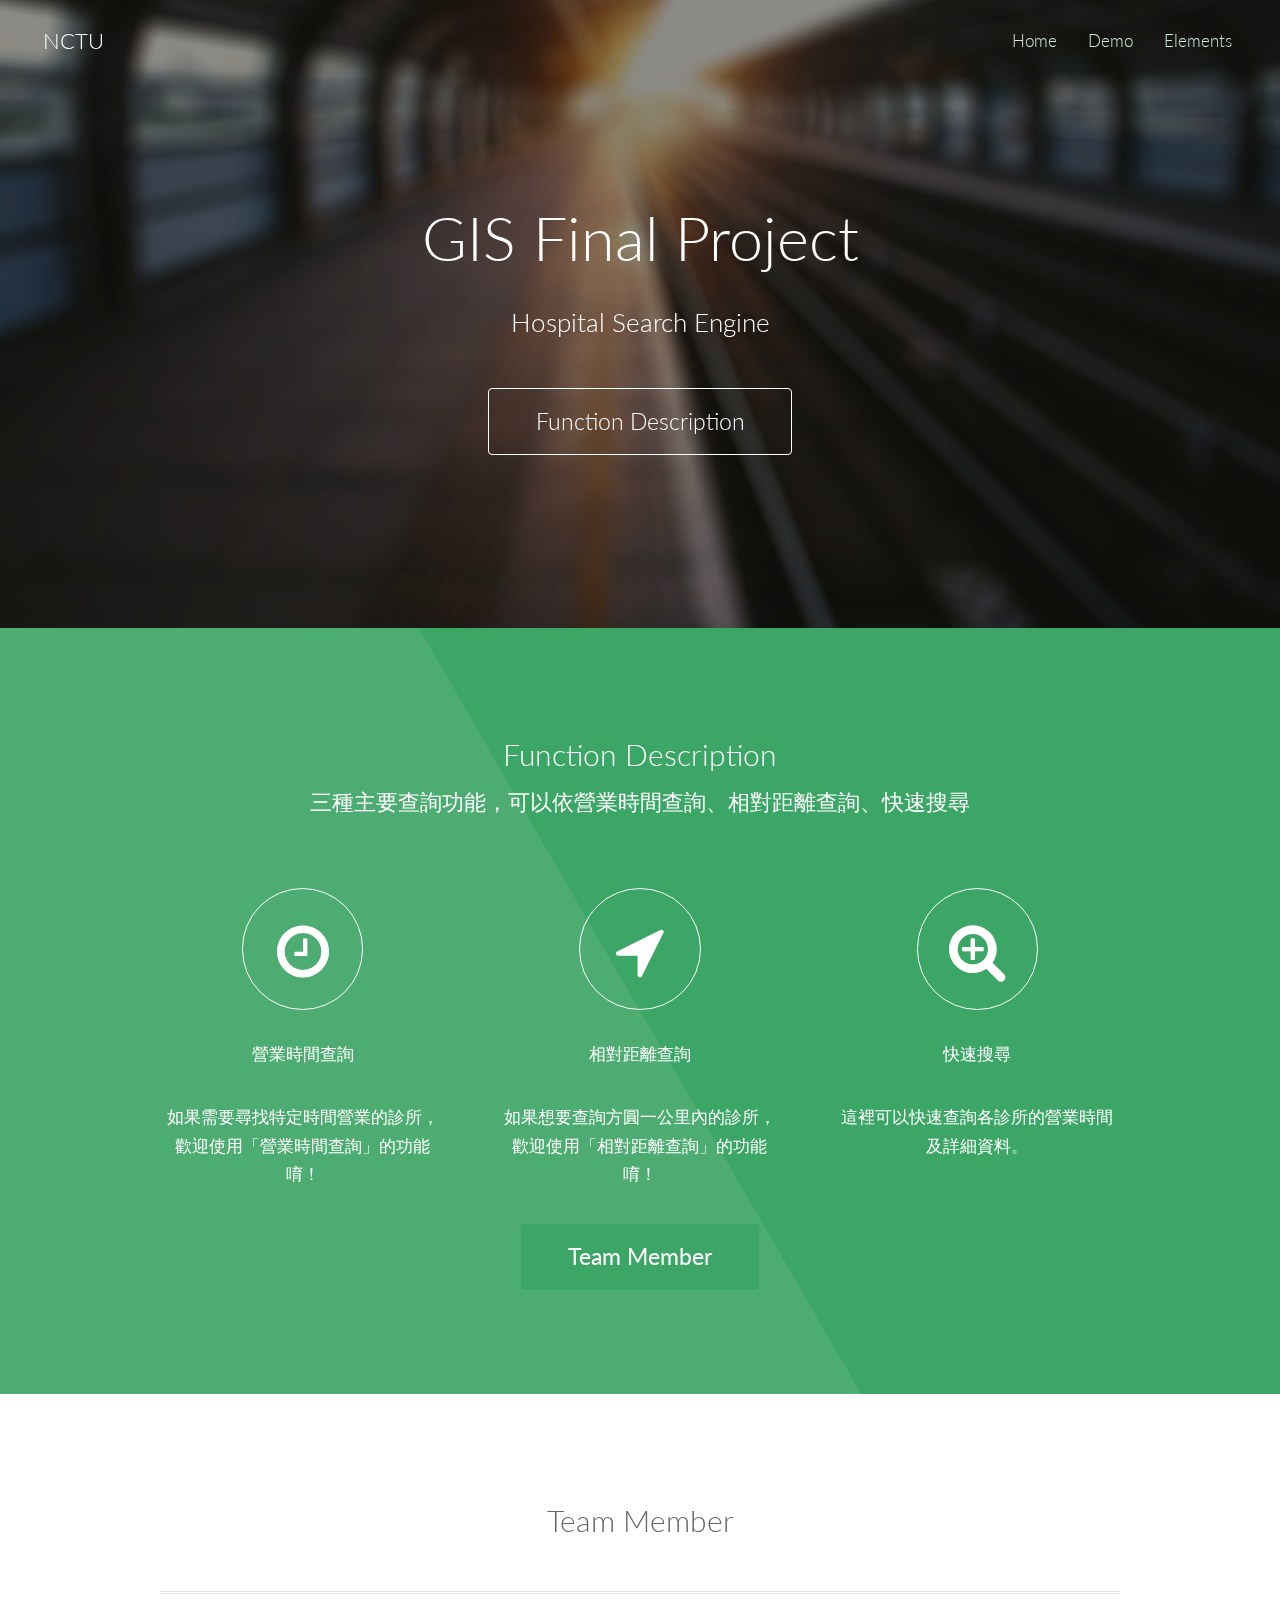
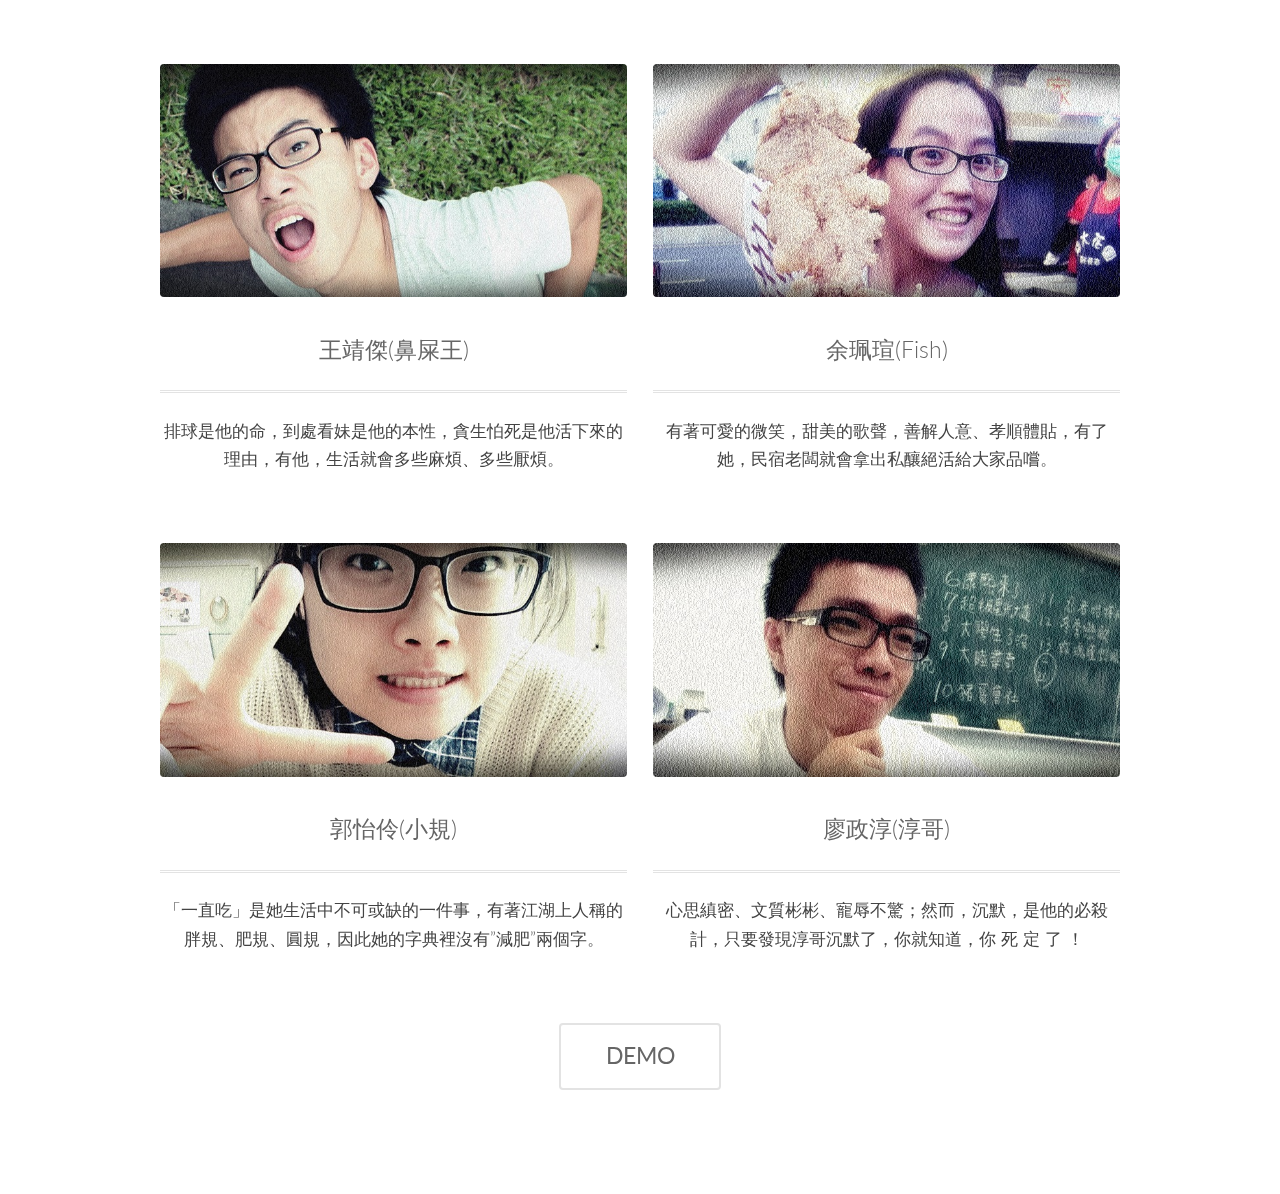
<file: index.html>
<!DOCTYPE html>
<!--
	Interphase by TEMPLATED
	templated.co @templatedco
	Released for free under the Creative Commons Attribution 3.0 license (templated.co/license)
-->
<html lang="en">

<head>
    <meta charset="UTF-8">
    <title>GIS Final Project</title>
    <meta http-equiv="content-type" content="text/html; charset=utf-8" />
    <meta name="description" content="" />
    <meta name="keywords" content="" />
    <!--[if lte IE 8]><script src="css/ie/html5shiv.js"></script><![endif]-->
    <script src="js/jquery.min.js"></script>
    <script src="js/skel.min.js"></script>
    <script src="js/skel-layers.min.js"></script>
    <script src="js/init.js"></script>
    <noscript>
        <link rel="stylesheet" href="css/skel.css" />
        <link rel="stylesheet" href="css/style.css" />
        <link rel="stylesheet" href="css/style-xlarge.css" />
    </noscript>
    <!--[if lte IE 8]><link rel="stylesheet" href="css/ie/v8.css" /><![endif]-->
</head>
<script>
$(document).ready(function() {
    $('a[href^="#"]').on('click', function(e) {
        e.preventDefault();

        var target = this.hash,
            $target = $(target);

        $('html, body').stop().animate({
            'scrollTop': $target.offset().top
        }, 900, 'swing', function() {
            window.location.hash = target;
        });
    });
});
</script>


<body class="landing">

    <!-- Header -->
    <header id="header">
        <h1><a href="index.html">NCTU</a></h1>
        <nav id="nav">
            <ul>
                <li><a href="index.html">Home</a>
                </li>
                <li><a href="demo.html">Demo</a>
                </li>
                <li><a href="elements.html">Elements</a>
                </li>
            </ul>
        </nav>
    </header>

    <!-- Banner -->
    <section id="banner">
        <h2>GIS Final Project</h2>
        <p>Hospital Search Engine</p>
        <ul class="actions">
            <li>
                <a href="#one" class="button big">Function Description</a>
            </li>
        </ul>
    </section>

    <!-- One -->
    <section id="one" class="wrapper style1 align-center">
        <div class="container">
            <header>
                <h2>Function Description</h2>
                <p>三種主要查詢功能，可以依營業時間查詢、相對距離查詢、快速搜尋</p>
            </header>
            <div class="row 200%">
                <section class="4u 12u$(small)">
                    <i class="icon big rounded fa-clock-o"></i>
                    <p>營業時間查詢</p>
                    <p>如果需要尋找特定時間營業的診所，歡迎使用「營業時間查詢」的功能唷！</p>
                </section>
                <section class="4u 12u$(small)">
                    <i class="icon big rounded fa-location-arrow"></i>
                    <p>相對距離查詢</p>
                    <p>如果想要查詢方圓一公里內的診所，歡迎使用「相對距離查詢」的功能唷！</p>
                </section>
                <section class="4u$ 12u$(small)">
                    <i class="icon big rounded fa-search-plus"></i>
                    <p>快速搜尋</p>
                    <p>這裡可以快速查詢各診所的營業時間及詳細資料。</p>
                </section>
            </div>
        </div>
        <ul class="actions">
            <li>
                <a href="#two" class="button big">Team Member</a>
            </li>
        </ul>
    </section>

    <!-- Two -->
    <section id="two" class="wrapper style2 align-center">
        <div class="container">
            <header>
                <h2>Team Member</h2>
                <!--<p>Lorem ipsum dolor sit amet, consectetur adipisicing elit. Distinctio, autem.</p>-->
            </header>
            <div class="row">
                <section class="feature 6u 12u$(small)">
                    <img class="image fit" src="images/Jack.jpg" alt="" />
                    <h3 class="title">王靖傑(鼻屎王) </h3>
                    <p>排球是他的命，到處看妹是他的本性，貪生怕死是他活下來的理由，有他，生活就會多些麻煩、多些厭煩。</p>
                </section>
                <section class="feature 6u$ 12u$(small)">
                    <img class="image fit" src="images/Fish.jpg" alt="" />
                    <h3 class="title">余珮瑄(Fish)</h3>
                    <p>有著可愛的微笑，甜美的歌聲，善解人意、孝順體貼，有了她，民宿老闆就會拿出私釀絕活給大家品嚐。</p>
                </section>
                <section class="feature 6u 12u$(small)">
                    <img class="image fit" src="images/Guei.jpg" alt="" />
                    <h3 class="title">郭怡伶(小規)</h3>
                    <p>「一直吃」是她生活中不可或缺的一件事，有著江湖上人稱的胖規、肥規、圓規，因此她的字典裡沒有”減肥”兩個字。</p>
                </section>
                <section class="feature 6u$ 12u$(small)">
                    <img class="image fit" src="images/Kevin.jpg" alt="" />
                    <h3 class="title">廖政淳(淳哥) </h3>
                    <p>心思縝密、文質彬彬、寵辱不驚；然而，沉默，是他的必殺計，只要發現淳哥沉默了，你就知道，你 死 定 了 ！</p>
                </section>
            </div>
            <footer>
                <ul class="actions">
                    <li>
                        <a href="demo.html" class="button alt big">DEMO</a>
                    </li>
                </ul>
            </footer>
        </div>
    </section>
</body>

</html>
</file>
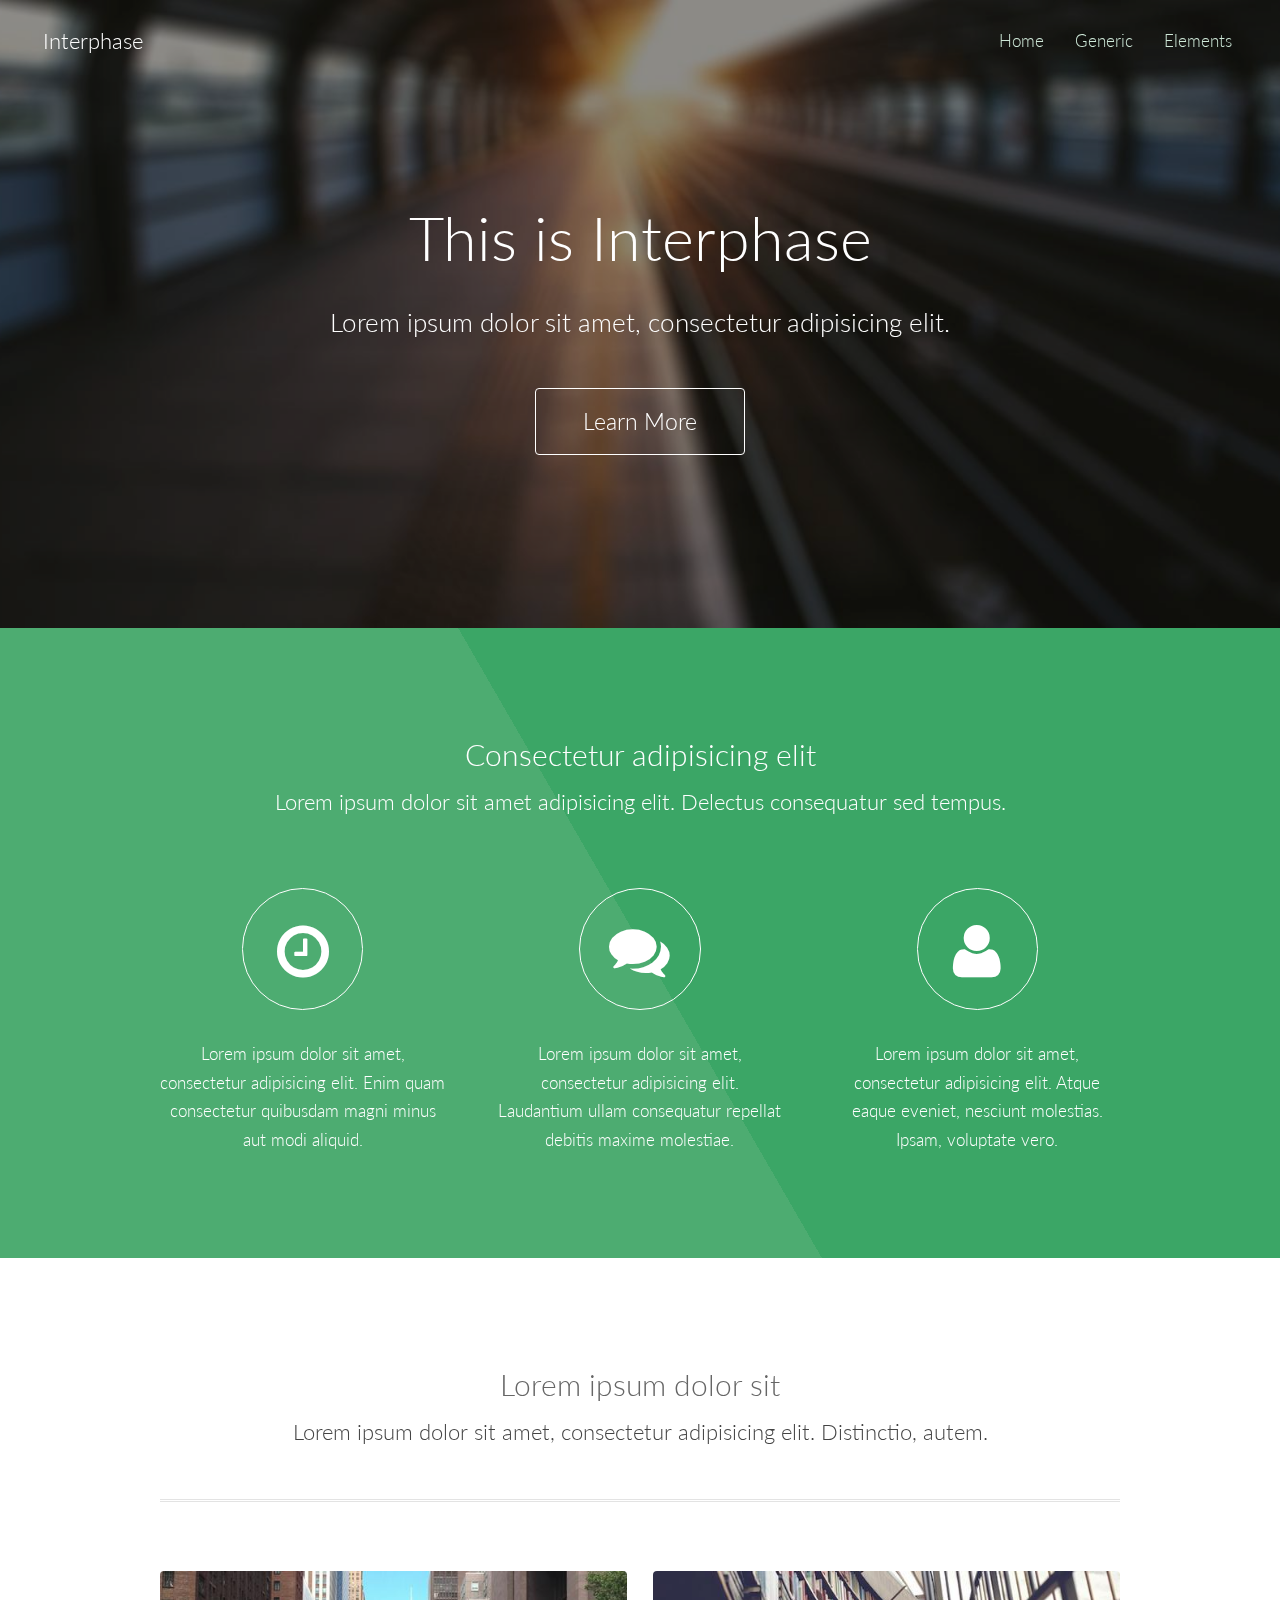
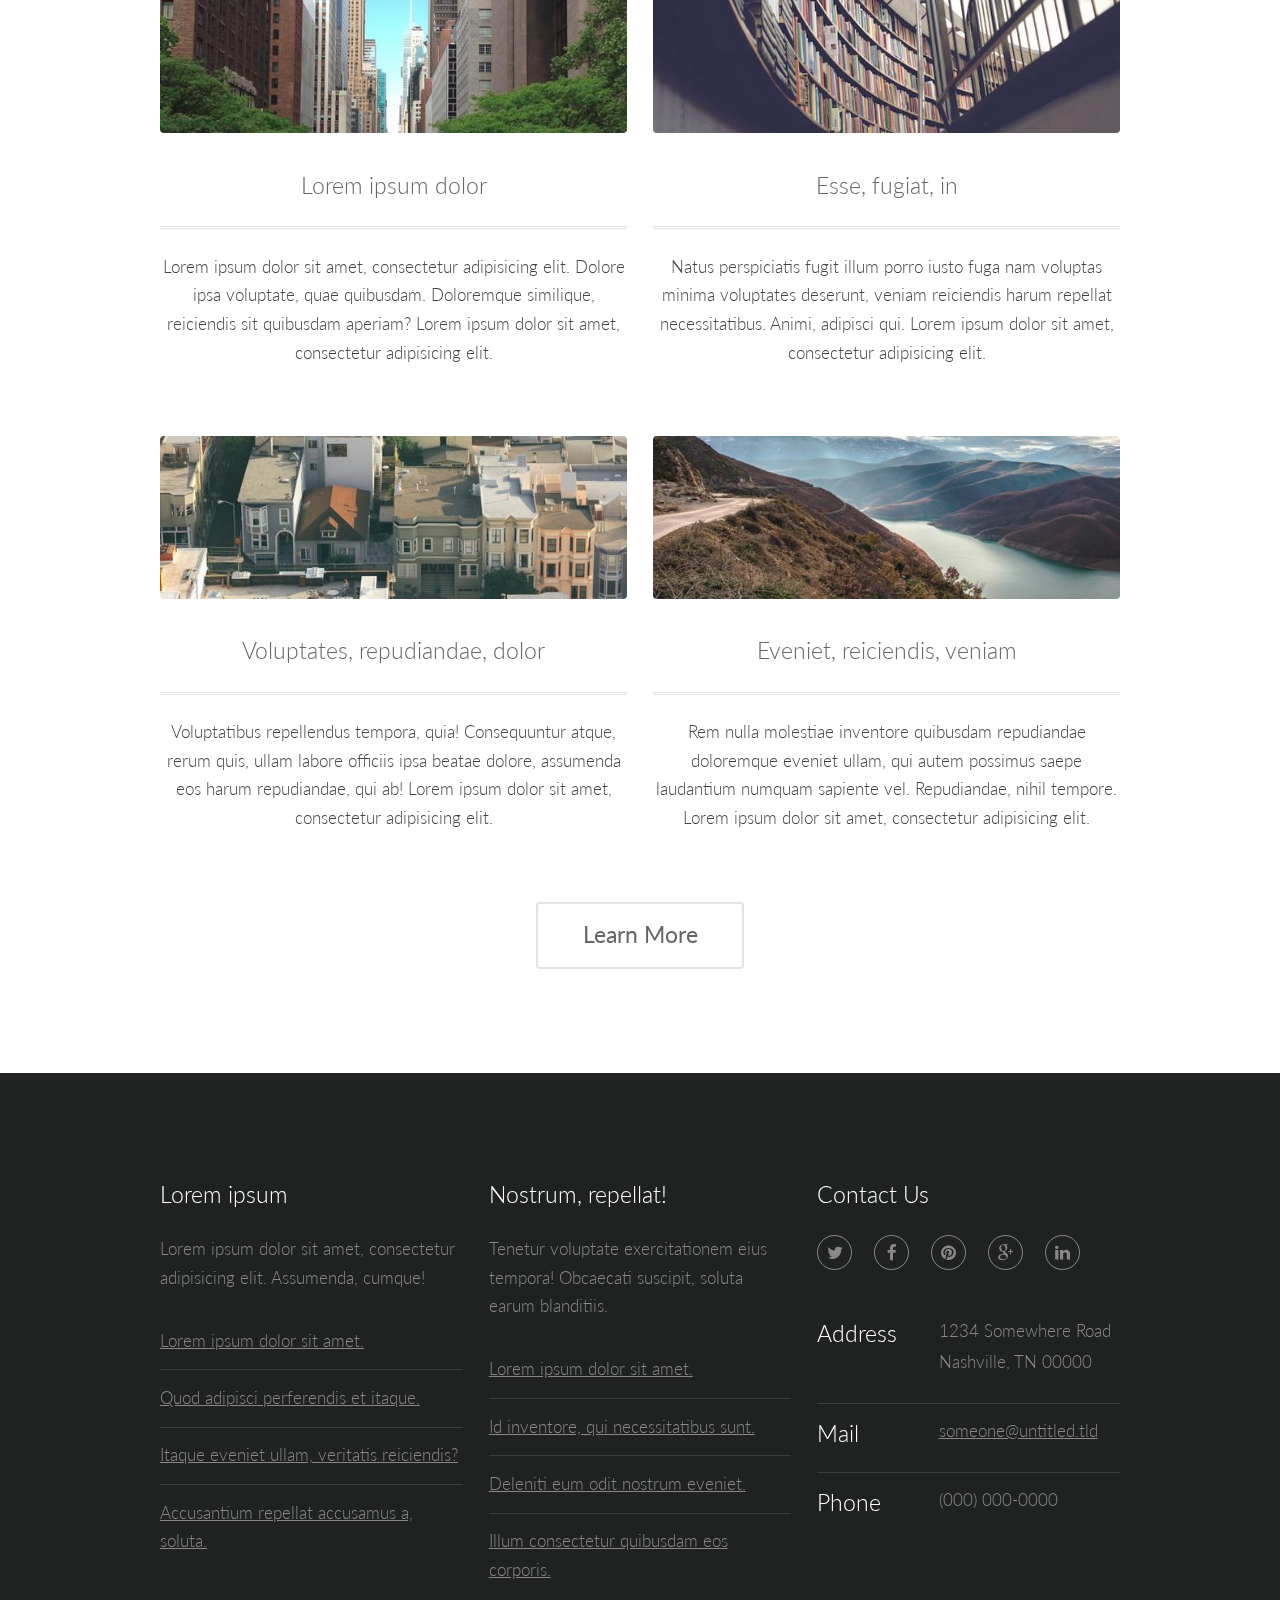
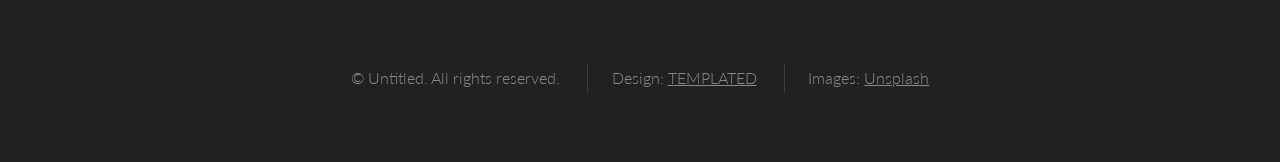
<file: templated-interphase/index.html>
<!DOCTYPE html>
<!--
	Interphase by TEMPLATED
	templated.co @templatedco
	Released for free under the Creative Commons Attribution 3.0 license (templated.co/license)
-->
<html lang="en">
	<head>
		<meta charset="UTF-8">
		<title>Interphase by TEMPLATED</title>
		<meta http-equiv="content-type" content="text/html; charset=utf-8" />
		<meta name="description" content="" />
		<meta name="keywords" content="" />
		<!--[if lte IE 8]><script src="css/ie/html5shiv.js"></script><![endif]-->
		<script src="js/jquery.min.js"></script>
		<script src="js/skel.min.js"></script>
		<script src="js/skel-layers.min.js"></script>
		<script src="js/init.js"></script>
		<noscript>
			<link rel="stylesheet" href="css/skel.css" />
			<link rel="stylesheet" href="css/style.css" />
			<link rel="stylesheet" href="css/style-xlarge.css" />
		</noscript>
		<!--[if lte IE 8]><link rel="stylesheet" href="css/ie/v8.css" /><![endif]-->
	</head>
	<body class="landing">

		<!-- Header -->
			<header id="header">
				<h1><a href="index.html">Interphase</a></h1>
				<nav id="nav">
					<ul>
						<li><a href="index.html">Home</a></li>
						<li><a href="generic.html">Generic</a></li>
						<li><a href="elements.html">Elements</a></li>
					</ul>
				</nav>
			</header>

		<!-- Banner -->
			<section id="banner">
				<h2>This is Interphase</h2>
				<p>Lorem ipsum dolor sit amet, consectetur adipisicing elit.</p>
				<ul class="actions">
					<li>
						<a href="#" class="button big">Learn More</a>
					</li>
				</ul>
			</section>

		<!-- One -->
			<section id="one" class="wrapper style1 align-center">
				<div class="container">
					<header>
						<h2>Consectetur adipisicing elit</h2>
						<p>Lorem ipsum dolor sit amet adipisicing elit. Delectus consequatur sed tempus.</p>
					</header>
					<div class="row 200%">
						<section class="4u 12u$(small)">
							<i class="icon big rounded fa-clock-o"></i>
							<p>Lorem ipsum dolor sit amet, consectetur adipisicing elit. Enim quam consectetur quibusdam magni minus aut modi aliquid.</p>
						</section>
						<section class="4u 12u$(small)">
							<i class="icon big rounded fa-comments"></i>
							<p>Lorem ipsum dolor sit amet, consectetur adipisicing elit. Laudantium ullam consequatur repellat debitis maxime molestiae.</p>
						</section>
						<section class="4u$ 12u$(small)">
							<i class="icon big rounded fa-user"></i>
							<p>Lorem ipsum dolor sit amet, consectetur adipisicing elit. Atque eaque eveniet, nesciunt molestias. Ipsam, voluptate vero.</p>
						</section>
					</div>
				</div>
			</section>

		<!-- Two -->
			<section id="two" class="wrapper style2 align-center">
				<div class="container">
					<header>
						<h2>Lorem ipsum dolor sit</h2>
						<p>Lorem ipsum dolor sit amet, consectetur adipisicing elit. Distinctio, autem.</p>
					</header>
					<div class="row">
						<section class="feature 6u 12u$(small)">
							<img class="image fit" src="images/pic01.jpg" alt="" />
							<h3 class="title">Lorem ipsum dolor</h3>
							<p>Lorem ipsum dolor sit amet, consectetur adipisicing elit. Dolore ipsa voluptate, quae quibusdam. Doloremque similique, reiciendis sit quibusdam aperiam? Lorem ipsum dolor sit amet, consectetur adipisicing elit.</p>
						</section>
						<section class="feature 6u$ 12u$(small)">
							<img class="image fit" src="images/pic02.jpg" alt="" />
							<h3 class="title">Esse, fugiat, in</h3>
							<p>Natus perspiciatis fugit illum porro iusto fuga nam voluptas minima voluptates deserunt, veniam reiciendis harum repellat necessitatibus. Animi, adipisci qui. Lorem ipsum dolor sit amet, consectetur adipisicing elit.</p>
						</section>
						<section class="feature 6u 12u$(small)">
							<img class="image fit" src="images/pic03.jpg" alt="" />
							<h3 class="title">Voluptates, repudiandae, dolor</h3>
							<p>Voluptatibus repellendus tempora, quia! Consequuntur atque, rerum quis, ullam labore officiis ipsa beatae dolore, assumenda eos harum repudiandae, qui ab! Lorem ipsum dolor sit amet, consectetur adipisicing elit.</p>
						</section>
						<section class="feature 6u$ 12u$(small)">
							<img class="image fit" src="images/pic04.jpg" alt="" />
							<h3 class="title">Eveniet, reiciendis, veniam</h3>
							<p>Rem nulla molestiae inventore quibusdam repudiandae doloremque eveniet ullam, qui autem possimus saepe laudantium numquam sapiente vel. Repudiandae, nihil tempore. Lorem ipsum dolor sit amet, consectetur adipisicing elit.</p>
						</section>
					</div>
					<footer>
						<ul class="actions">
							<li>
								<a href="#" class="button alt big">Learn More</a>
							</li>
						</ul>
					</footer>
				</div>
			</section>

		<!-- Footer -->
			<footer id="footer">
				<div class="container">
					<div class="row">
						<section class="4u 6u(medium) 12u$(small)">
							<h3>Lorem ipsum</h3>
							<p>Lorem ipsum dolor sit amet, consectetur adipisicing elit. Assumenda, cumque!</p>
							<ul class="alt">
								<li><a href="#">Lorem ipsum dolor sit amet.</a></li>
								<li><a href="#">Quod adipisci perferendis et itaque.</a></li>
								<li><a href="#">Itaque eveniet ullam, veritatis reiciendis?</a></li>
								<li><a href="#">Accusantium repellat accusamus a, soluta.</a></li>
							</ul>
						</section>
						<section class="4u 6u$(medium) 12u$(small)">
							<h3>Nostrum, repellat!</h3>
							<p>Tenetur voluptate exercitationem eius tempora! Obcaecati suscipit, soluta earum blanditiis.</p>
							<ul class="alt">
								<li><a href="#">Lorem ipsum dolor sit amet.</a></li>
								<li><a href="#">Id inventore, qui necessitatibus sunt.</a></li>
								<li><a href="#">Deleniti eum odit nostrum eveniet.</a></li>
								<li><a href="#">Illum consectetur quibusdam eos corporis.</a></li>
							</ul>
						</section>
						<section class="4u$ 12u$(medium) 12u$(small)">
							<h3>Contact Us</h3>
							<ul class="icons">
								<li><a href="#" class="icon rounded fa-twitter"><span class="label">Twitter</span></a></li>
								<li><a href="#" class="icon rounded fa-facebook"><span class="label">Facebook</span></a></li>
								<li><a href="#" class="icon rounded fa-pinterest"><span class="label">Pinterest</span></a></li>
								<li><a href="#" class="icon rounded fa-google-plus"><span class="label">Google+</span></a></li>
								<li><a href="#" class="icon rounded fa-linkedin"><span class="label">LinkedIn</span></a></li>
							</ul>
							<ul class="tabular">
								<li>
									<h3>Address</h3>
									1234 Somewhere Road<br>
									Nashville, TN 00000
								</li>
								<li>
									<h3>Mail</h3>
									<a href="#">someone@untitled.tld</a>
								</li>
								<li>
									<h3>Phone</h3>
									(000) 000-0000
								</li>
							</ul>
						</section>
					</div>
					<ul class="copyright">
						<li>&copy; Untitled. All rights reserved.</li>
						<li>Design: <a href="http://templated.co">TEMPLATED</a></li>
						<li>Images: <a href="http://unsplash.com">Unsplash</a></li>
					</ul>
				</div>
			</footer>

	</body>
</html>
</file>
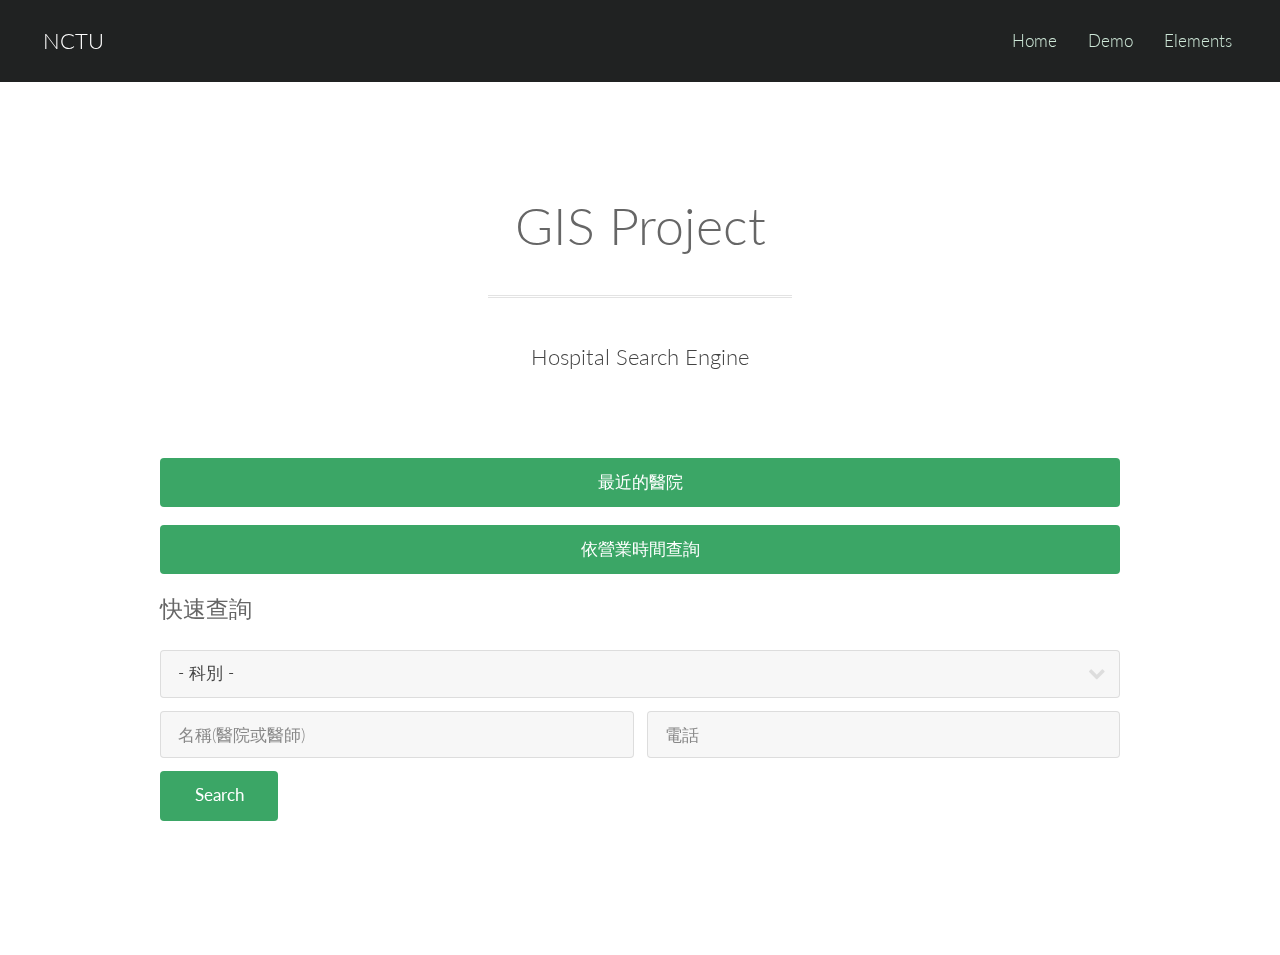
<file: demo.html>
<!DOCTYPE html>
<!--
	Interphase by TEMPLATED
	templated.co @templatedco
	Released for free under the Creative Commons Attribution 3.0 license (templated.co/license)
-->
<html lang="en">

<head>
    <meta charset="UTF-8">
    <title>Generic - Interphase by TEMPLATED</title>
    <meta http-equiv="content-type" content="text/html; charset=utf-8" />
    <meta name="description" content="" />
    <meta name="keywords" content="" />
    <!--[if lte IE 8]><script src="css/ie/html5shiv.js"></script><![endif]-->
    <script src="js/jquery.min.js"></script>
    <script src="js/skel.min.js"></script>
    <script src="js/skel-layers.min.js"></script>
    <script src="js/init.js"></script>
    <script src="js/selfjs.js"></script>
    <noscript>
        <link rel="stylesheet" href="css/skel.css" />
        <link rel="stylesheet" href="css/style.css" />
        <link rel="stylesheet" href="css/style-xlarge.css" />
    </noscript>
    <!--[if lte IE 8]><link rel="stylesheet" href="css/ie/v8.css" /><![endif]-->
    <script>
    var load_data;

    function category_listen() {
        category_selectedIndex = document.getElementById("category").selectedIndex;
        category_options = document.getElementById("category").options;
        //分類選單
        //alert(data_options[category_selectedIndex].index);
        //loading category data
        if (category_options[category_selectedIndex].index != 0) {
            data_manager(choose_data_url(category_options[category_selectedIndex].index));
        }
    }

    function data_manager(url) {
        getJSON(url).then(function(data) {
            load_data = data;

        }, function(status) { //error detection....
            alert('Something went wrong.');
        });

    }

    function create_html(i) {
        lite_html = parse("<pre><code><h2>%s</h2><h3>醫師 :%s <br>電話:%s<br>地址:%s<br><br><br>%s</h3></code></pre>", load_data[category][i].name, load_data[category][i].doctor, load_data[category][i].phone, load_data[category][i].address, make_table(load_data[category][i].time));
        document.getElementById("insert_data").innerHTML += lite_html;
    }

    function html_clear() {
        document.getElementById("insert_data").innerHTML = "";
    }


    function ac() {
    	//init
    	html_clear();

        s_name = document.getElementById("search_name").value;
        s_tel = document.getElementById("search_tel").value;

        //category = Object.keys(load_data);
        //alert(load_data[category].length);
        ac_flag1 = 0;
        ac_flag2 = 0;
        if (typeof load_data === 'undefined') {
            alert("請選擇科別");
            ac_flag1 = 0;
        } else {
            ac_flag1 = 1;
            category = Object.keys(load_data);
            //alert(load_data[category].length);
        }
        if (s_name == "" && s_tel == "") {
            alert("請選擇姓名或電話做查詢依據");
            ac_flag1 = 0;
        } else {
            ac_flag2 = 1;
        }


        if (ac_flag1 == 1 && ac_flag2 == 1) {
            res_flag = 0;
            for (var i = 0; i < load_data[category].length; i++) {
                var data_name = load_data[category][i].name;
                var data_doctor = load_data[category][i].doctor;
                var data_phone = load_data[category][i].phone;

                flag = fn_match(s_name, s_tel, data_name, data_doctor, data_phone);
                if (flag == "match") {
                    create_html(i);
                    res_flag = 1;
                }
            };
            if (res_flag == 0) {
                alert("找不到資料");
            }

        }

        //create_html();

    }
    </script>
</head>

<body>

    <!-- Header -->
    <header id="header">
        <h1><a href="index.html">NCTU</a></h1>
        <nav id="nav">
            <ul>
                <li><a href="index.html">Home</a>
                </li>
                <li><a href="demo.html">Demo</a>
                </li>
                <li><a href="elements.html">Elements</a>
                </li>
            </ul>
        </nav>
    </header>

    <!-- Main -->
    <section id="main" class="wrapper">
        <div class="container">

            <header class="major">
                <h2>GIS Project</h2>
                <p>Hospital Search Engine</p>
            </header>

            <a href="near.html" class="button fit">最近的醫院</a>
            <a href="time.html" class="button fit">依營業時間查詢</a>

            <section>
                <h3>快速查詢</h3>
                <form method="post" action="#">
                    <div class="row uniform 50%">
                        <div class="12u$">
                            <div class="select-wrapper">
                                <select name="category" id="category" onchange="category_listen()">
                                    <option value=" ">- 科別 -</option>
                                    <option value="1" text="牙科">牙科</option>
                                    <option value="1" text="婦產科">婦產科</option>
                                    <option value="1" text="中醫">中醫</option>
                                    <option value="1" text="聯合診所">聯合診所</option>
                                    <option value="1" text="內科">內科</option>
                                    <option value="1" text="小兒科">小兒科</option>
                                    <option value="1" text="整形外科">整形外科</option>
                                    <option value="1" text="耳鼻喉科">耳鼻喉科</option>
                                    <option value="1" text="外科">外科</option>
                                    <option value="1" text="皮膚科">皮膚科</option>
                                    <option value="1" text="泌尿科">泌尿科</option>
                                    <option value="1" text="家醫科">家醫科</option>
                                    <option value="1" text="骨科">骨科</option>
                                    <option value="1" text="眼科">眼科</option>
                                    <option value="1" text="復健科">復健科</option>
                                    <option value="1" text="精神科">精神科</option>
                                </select>
                            </div>
                        </div>
                        <div class="6u 12u$(xsmall)">
                            <input type="text" name="name" id="search_name" value="" placeholder="名稱(醫院或醫師)" />
                        </div>
                        <div class="6u$ 12u$(xsmall)">
                            <input type="text" name="tel" id="search_tel" value="" placeholder="電話" />
                        </div>

                        <div class="12u$">
                            <ul class="actions">
                                <li>
                                    <a class="button fit" onclick="ac()">Search</a>
                                </li>
                            </ul>
                        </div>
                        <div class="12u$" id="insert_data">

                        </div>
                    </div>
                </form>
            </section>
        </div>
    </section>
</body>

</html>
</file>
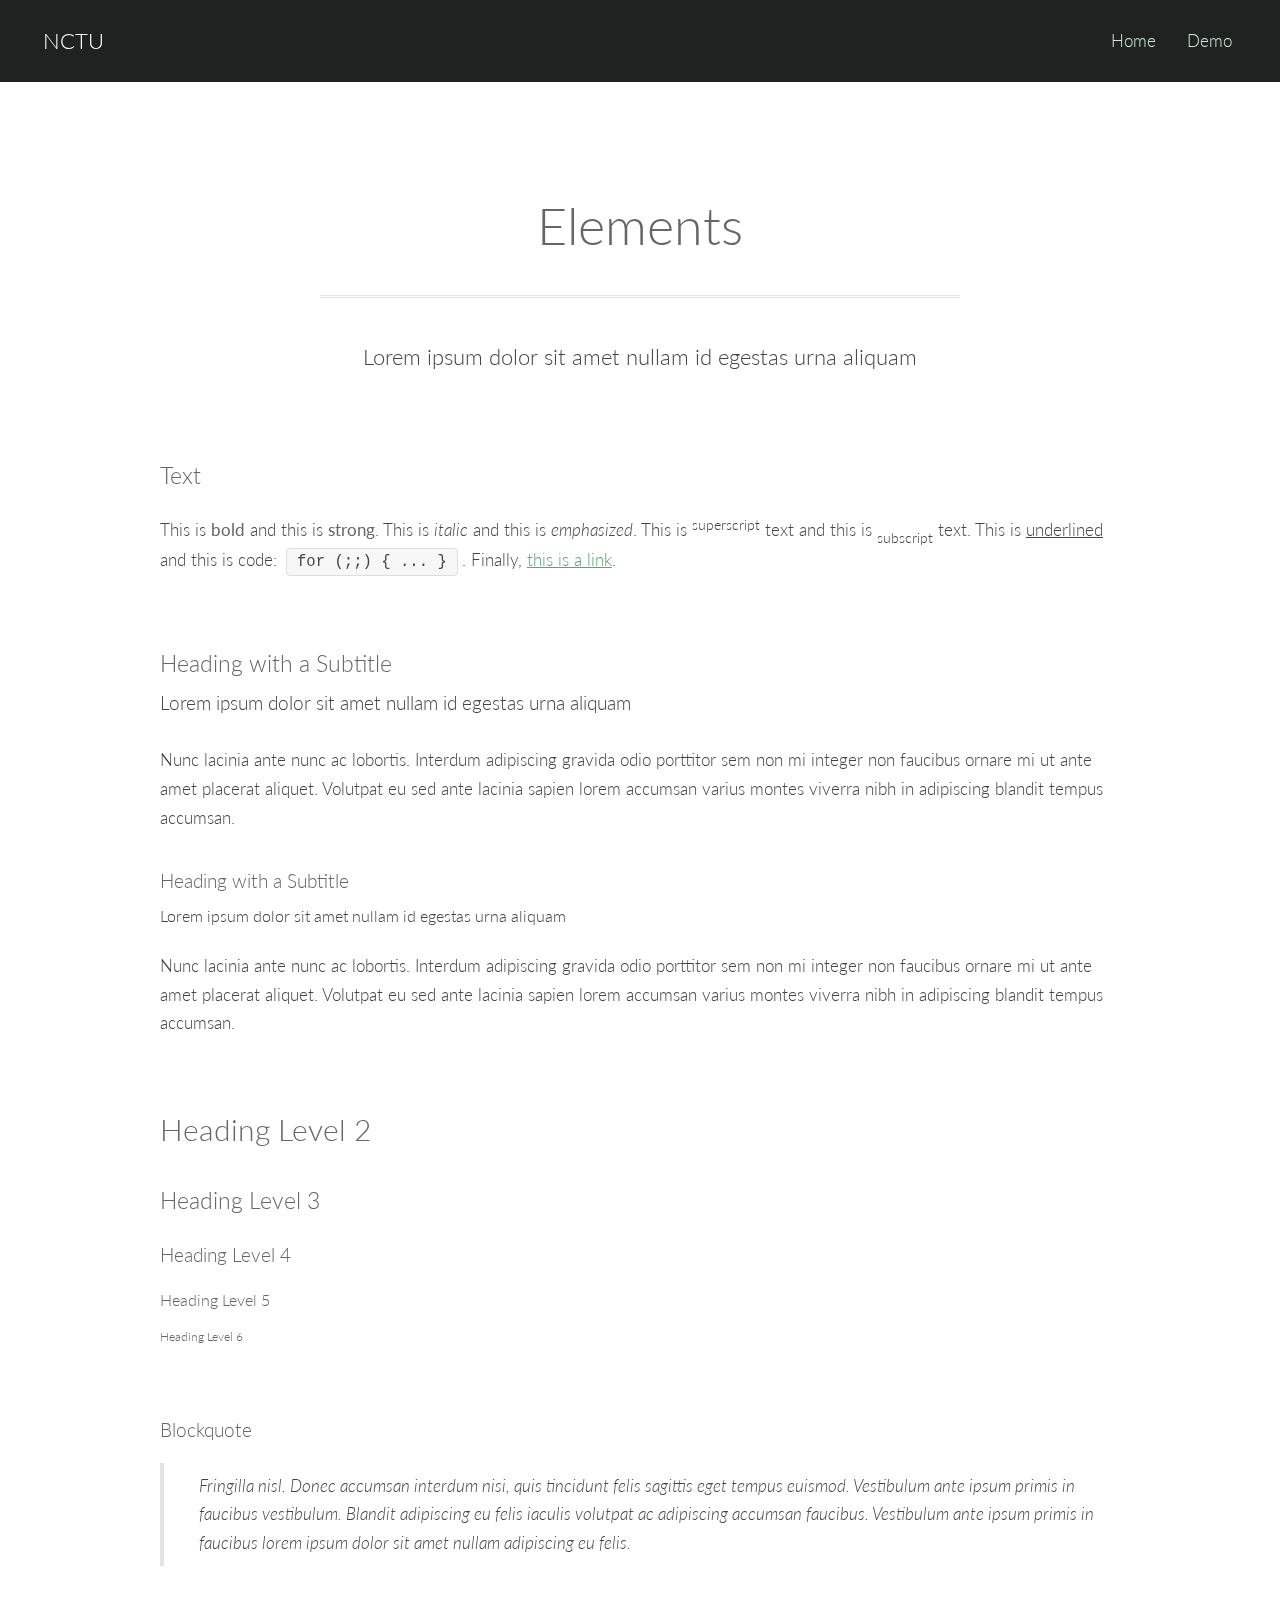
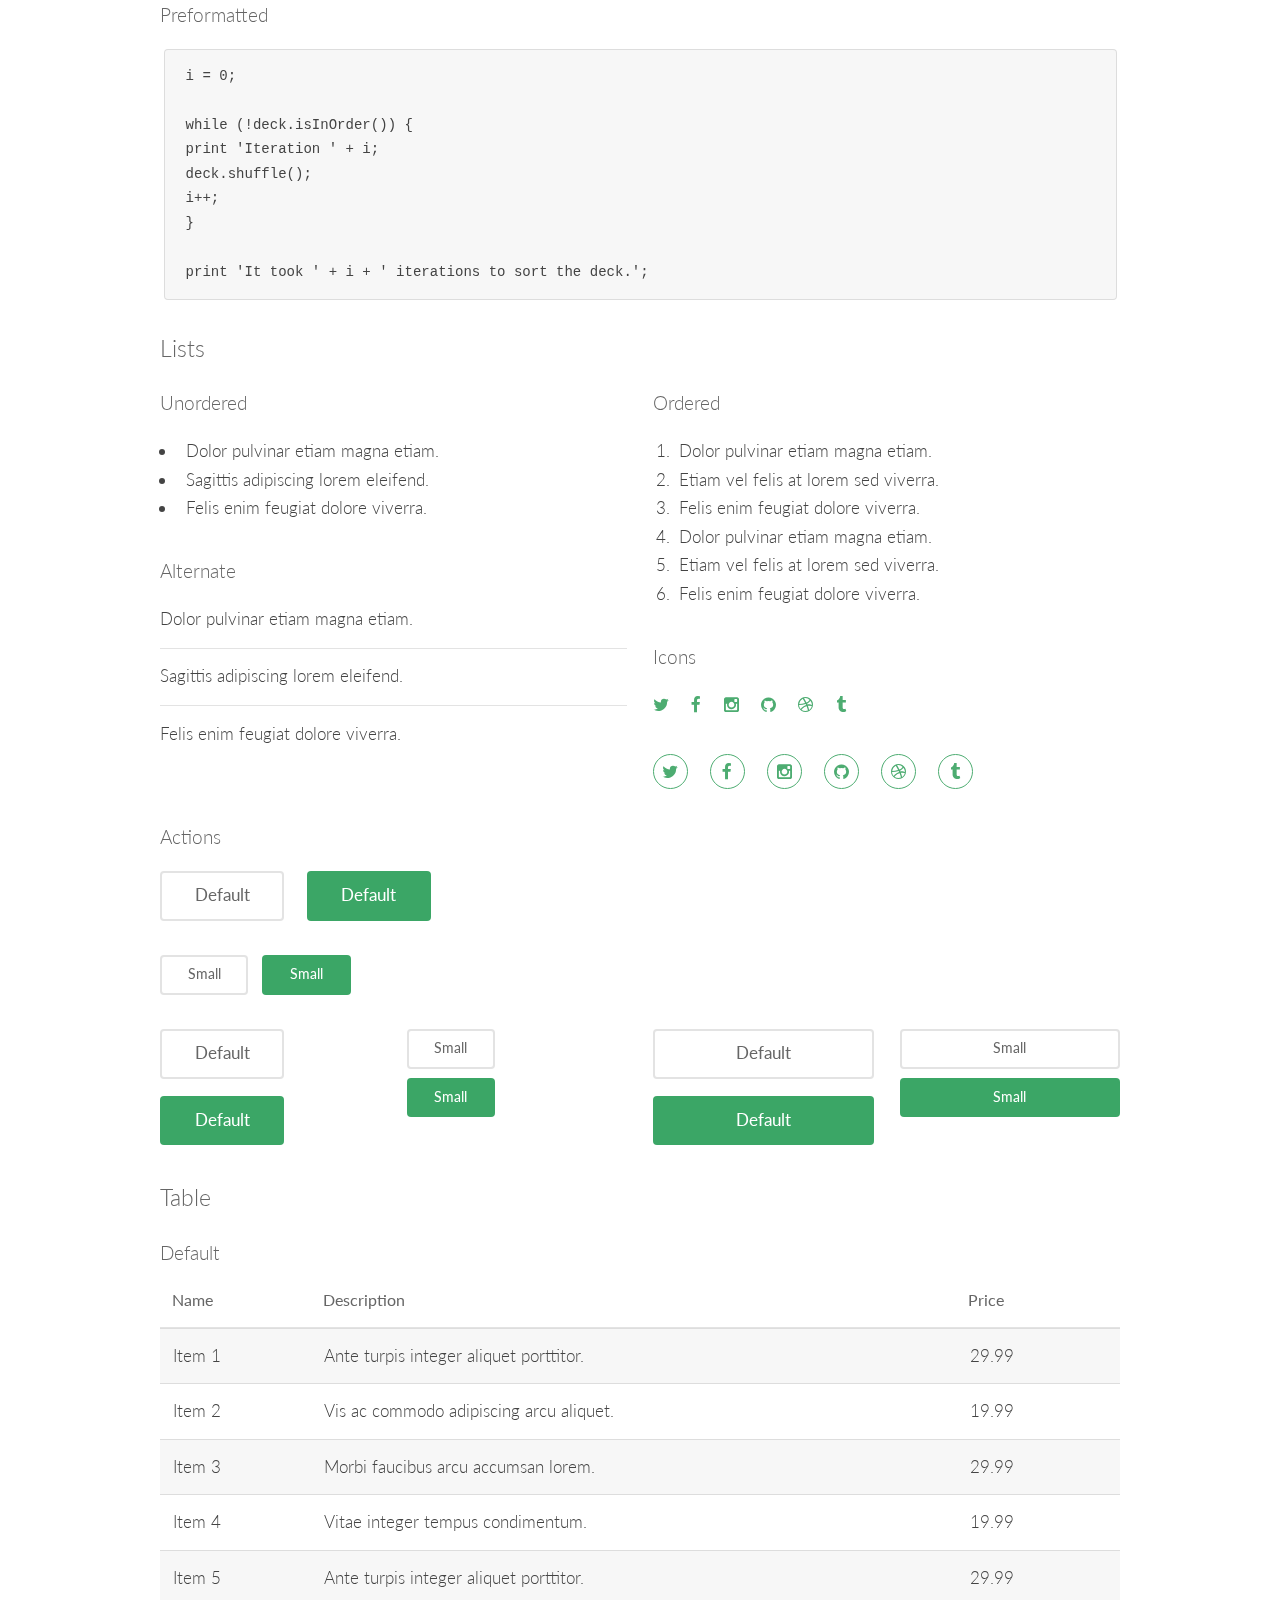
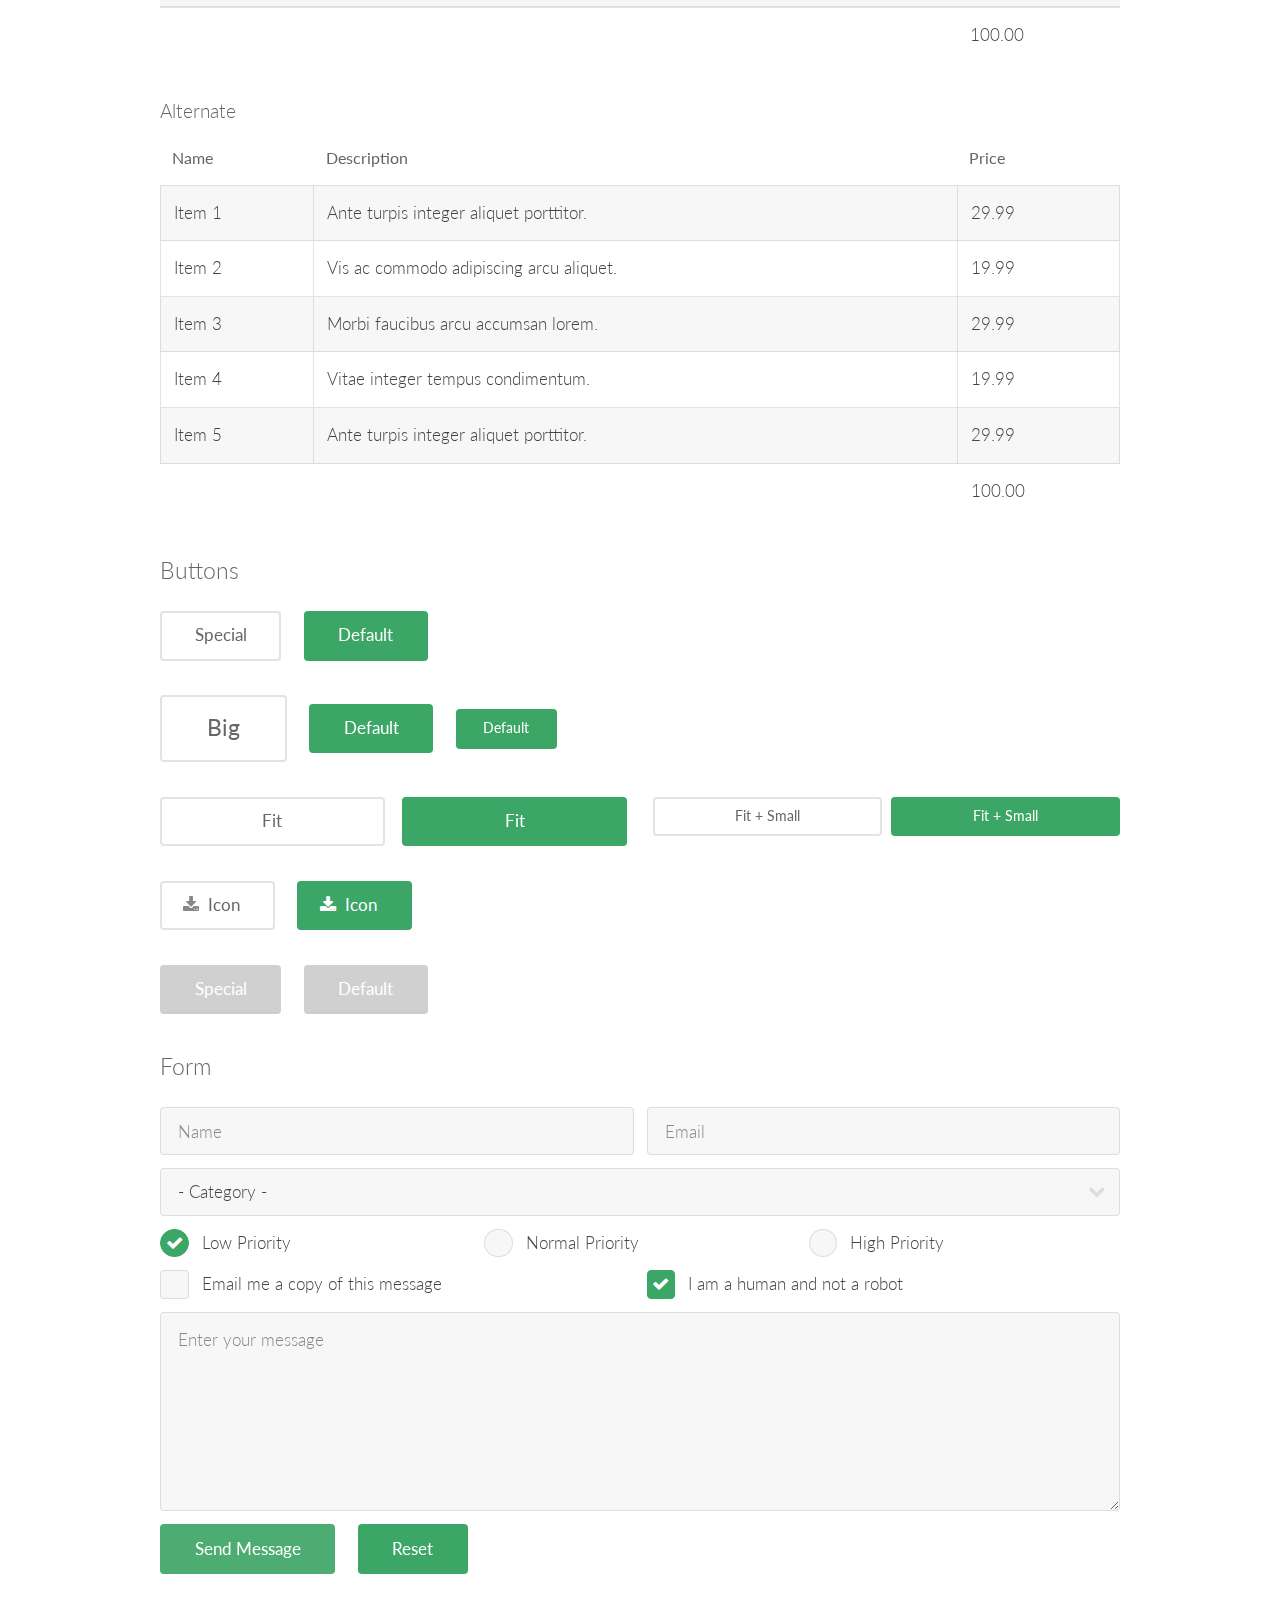
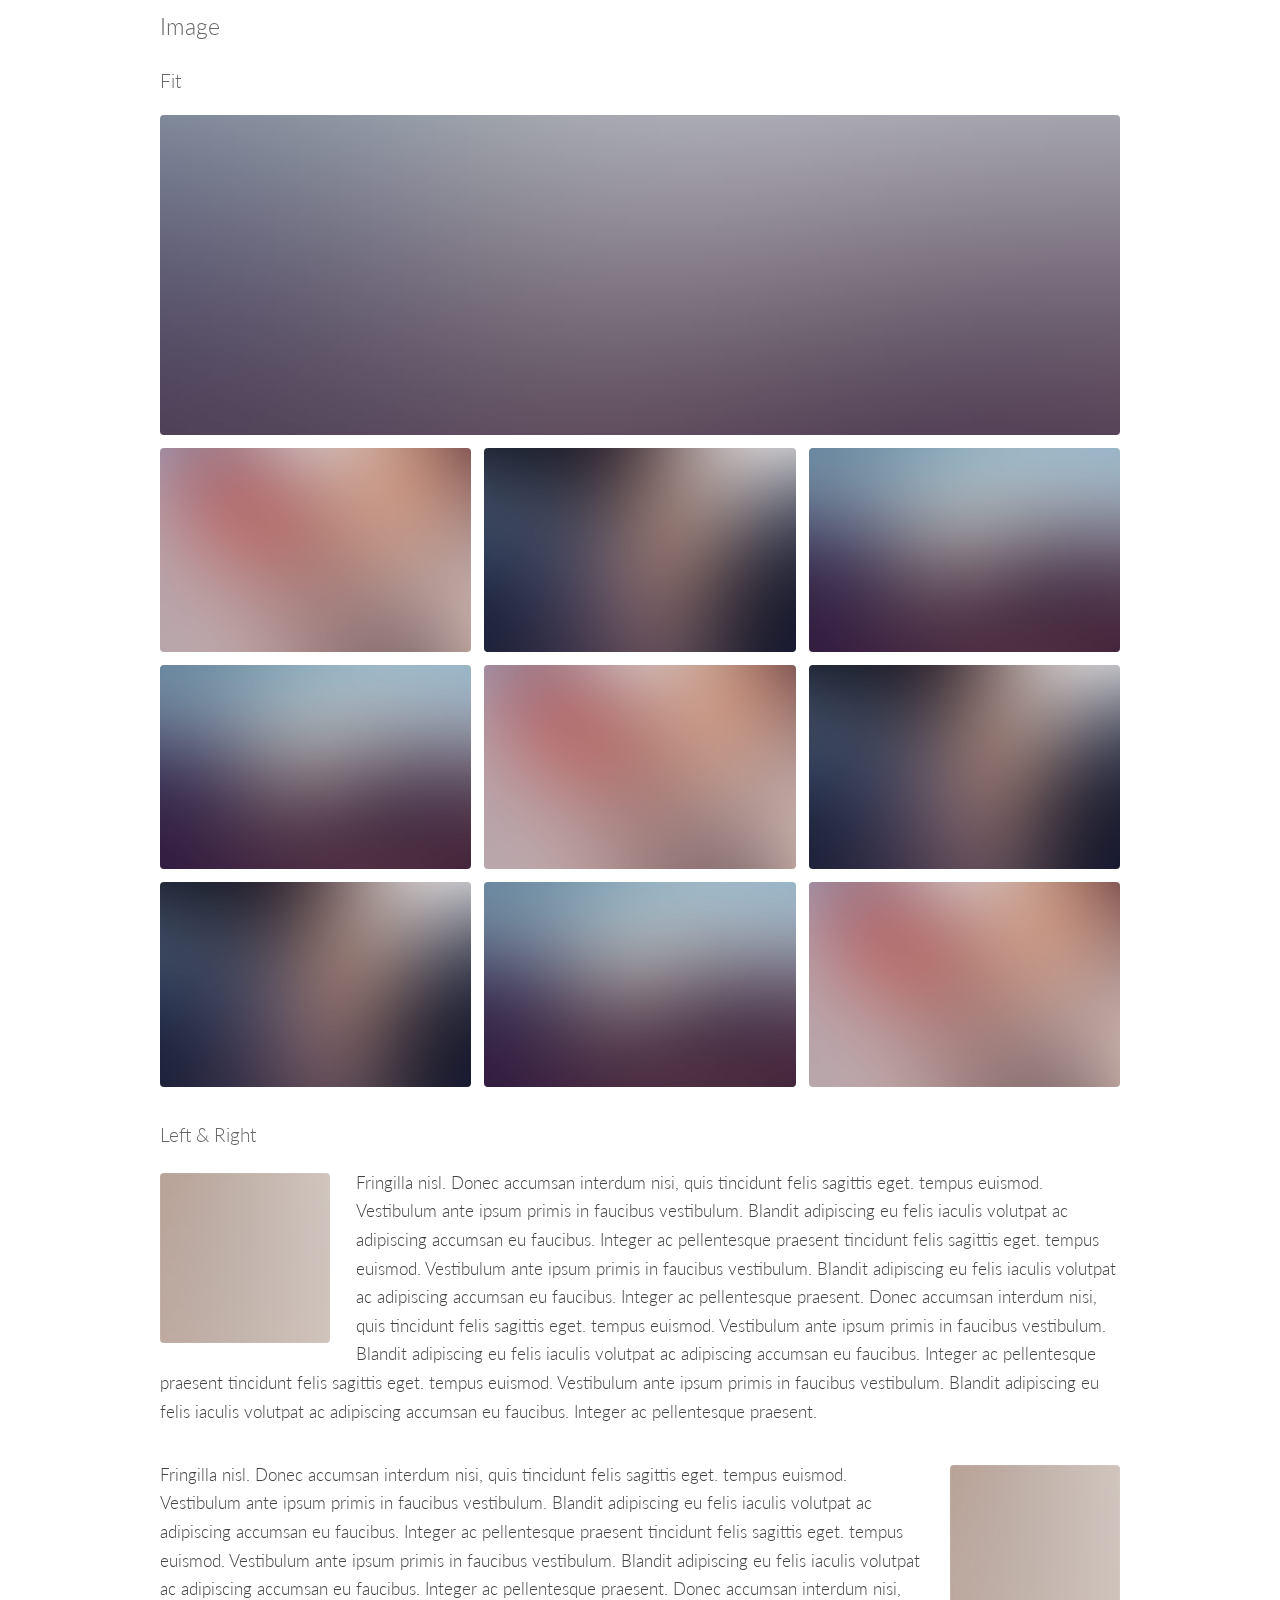
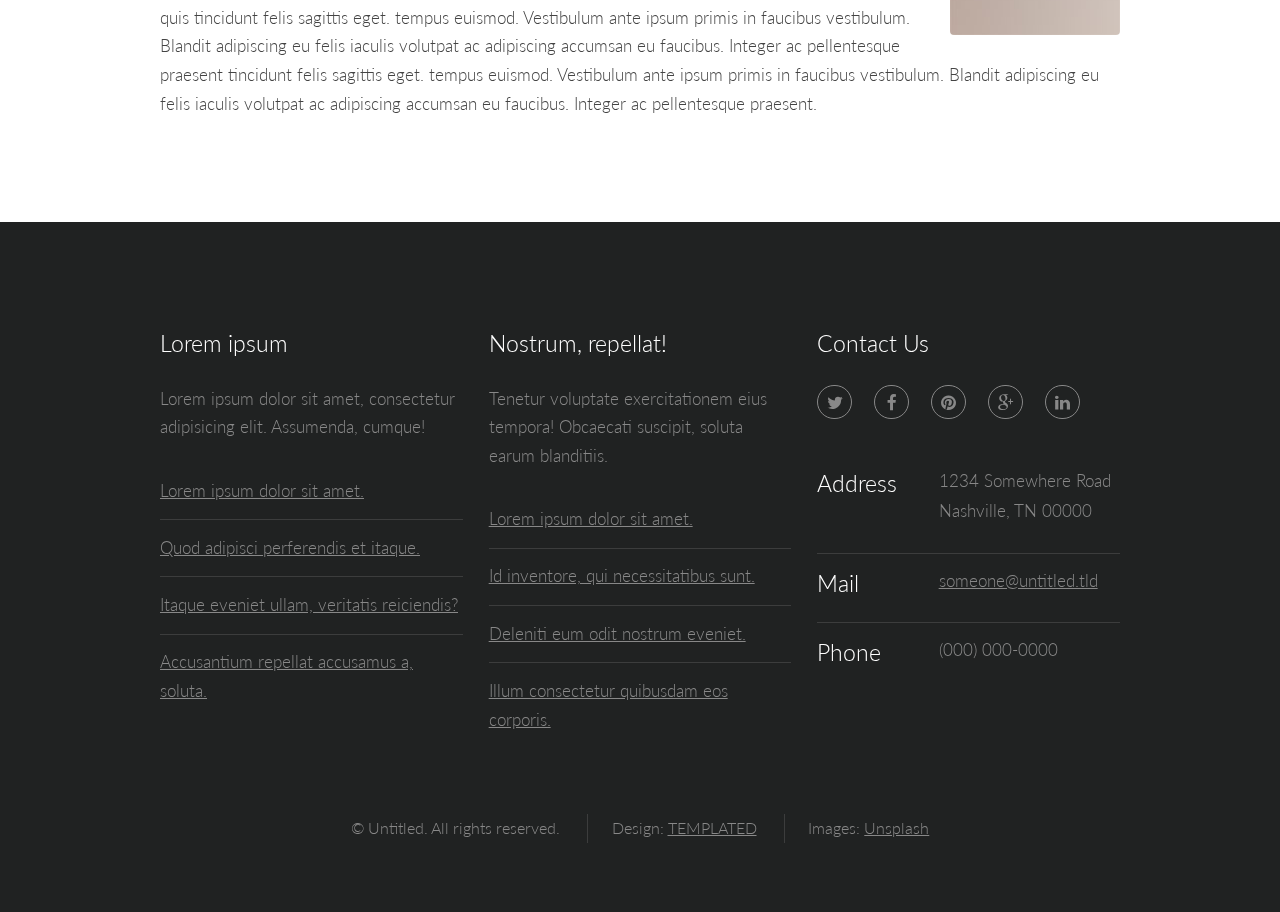
<file: elements.html>
<!DOCTYPE html>
<!--
	Interphase by TEMPLATED
	templated.co @templatedco
	Released for free under the Creative Commons Attribution 3.0 license (templated.co/license)
-->
<html lang="en">
	<head>
		<meta charset="UTF-8">
		<title>Elements</title>
		<meta http-equiv="content-type" content="text/html; charset=utf-8" />
		<meta name="description" content="" />
		<meta name="keywords" content="" />
		<!--[if lte IE 8]><script src="css/ie/html5shiv.js"></script><![endif]-->
		<script src="js/jquery.min.js"></script>
		<script src="js/skel.min.js"></script>
		<script src="js/skel-layers.min.js"></script>
		<script src="js/init.js"></script>
		<noscript>
			<link rel="stylesheet" href="css/skel.css" />
			<link rel="stylesheet" href="css/style.css" />
			<link rel="stylesheet" href="css/style-xlarge.css" />
		</noscript>
		<!--[if lte IE 8]><link rel="stylesheet" href="css/ie/v8.css" /><![endif]-->
	</head>
	<body>

		<!-- Header -->
			<header id="header">
				<h1><a href="index.html">NCTU</a></h1>
				<nav id="nav">
					<ul>
						<li><a href="index.html">Home</a></li>
						<li><a href="demo.html">Demo</a></li>
					</ul>
				</nav>
			</header>

		<!-- Main -->
			<section id="main" class="wrapper">
				<div class="container">

					<header class="major">
						<h2>Elements</h2>
						<p>Lorem ipsum dolor sit amet nullam id egestas urna aliquam</p>
					</header>

					<!-- Text -->
						<section>
							<h3>Text</h3>
							<p>This is <b>bold</b> and this is <strong>strong</strong>. This is <i>italic</i> and this is <em>emphasized</em>.
							This is <sup>superscript</sup> text and this is <sub>subscript</sub> text.
							This is <u>underlined</u> and this is code: <code>for (;;) { ... }</code>. Finally, <a href="#">this is a link</a>.</p>

							<hr />

							<header>
								<h3>Heading with a Subtitle</h3>
								<p>Lorem ipsum dolor sit amet nullam id egestas urna aliquam</p>
							</header>
							<p>Nunc lacinia ante nunc ac lobortis. Interdum adipiscing gravida odio porttitor sem non mi integer non faucibus ornare mi ut ante amet placerat aliquet. Volutpat eu sed ante lacinia sapien lorem accumsan varius montes viverra nibh in adipiscing blandit tempus accumsan.</p>
							<header>
								<h4>Heading with a Subtitle</h4>
								<p>Lorem ipsum dolor sit amet nullam id egestas urna aliquam</p>
							</header>
							<p>Nunc lacinia ante nunc ac lobortis. Interdum adipiscing gravida odio porttitor sem non mi integer non faucibus ornare mi ut ante amet placerat aliquet. Volutpat eu sed ante lacinia sapien lorem accumsan varius montes viverra nibh in adipiscing blandit tempus accumsan.</p>

							<hr />

							<h2>Heading Level 2</h2>
							<h3>Heading Level 3</h3>
							<h4>Heading Level 4</h4>
							<h5>Heading Level 5</h5>
							<h6>Heading Level 6</h6>

							<hr />

							<h4>Blockquote</h4>
							<blockquote>Fringilla nisl. Donec accumsan interdum nisi, quis tincidunt felis sagittis eget tempus euismod. Vestibulum ante ipsum primis in faucibus vestibulum. Blandit adipiscing eu felis iaculis volutpat ac adipiscing accumsan faucibus. Vestibulum ante ipsum primis in faucibus lorem ipsum dolor sit amet nullam adipiscing eu felis.</blockquote>

							<h4>Preformatted</h4>
							<pre><code>i = 0;

while (!deck.isInOrder()) {
print 'Iteration ' + i;
deck.shuffle();
i++;
}

print 'It took ' + i + ' iterations to sort the deck.';</code></pre>
						</section>

					<!-- Lists -->
						<section>
							<h3>Lists</h3>
							<div class="row">
								<div class="6u 12u(small)">

									<h4>Unordered</h4>
									<ul>
										<li>Dolor pulvinar etiam magna etiam.</li>
										<li>Sagittis adipiscing lorem eleifend.</li>
										<li>Felis enim feugiat dolore viverra.</li>
									</ul>

									<h4>Alternate</h4>
									<ul class="alt">
										<li>Dolor pulvinar etiam magna etiam.</li>
										<li>Sagittis adipiscing lorem eleifend.</li>
										<li>Felis enim feugiat dolore viverra.</li>
									</ul>

								</div>
								<div class="6u 12u(small)">

									<h4>Ordered</h4>
									<ol>
										<li>Dolor pulvinar etiam magna etiam.</li>
										<li>Etiam vel felis at lorem sed viverra.</li>
										<li>Felis enim feugiat dolore viverra.</li>
										<li>Dolor pulvinar etiam magna etiam.</li>
										<li>Etiam vel felis at lorem sed viverra.</li>
										<li>Felis enim feugiat dolore viverra.</li>
									</ol>

									<h4>Icons</h4>
									<ul class="icons">
										<li><a href="#" class="icon fa-twitter"><span class="label">Twitter</span></a></li>
										<li><a href="#" class="icon fa-facebook"><span class="label">Facebook</span></a></li>
										<li><a href="#" class="icon fa-instagram"><span class="label">Instagram</span></a></li>
										<li><a href="#" class="icon fa-github"><span class="label">Github</span></a></li>
										<li><a href="#" class="icon fa-dribbble"><span class="label">Dribbble</span></a></li>
										<li><a href="#" class="icon fa-tumblr"><span class="label">Tumblr</span></a></li>
									</ul>
									<ul class="icons">
										<li><a href="#" class="icon rounded fa-twitter"><span class="label">Twitter</span></a></li>
										<li><a href="#" class="icon rounded fa-facebook"><span class="label">Facebook</span></a></li>
										<li><a href="#" class="icon rounded fa-instagram"><span class="label">Instagram</span></a></li>
										<li><a href="#" class="icon rounded fa-github"><span class="label">Github</span></a></li>
										<li><a href="#" class="icon rounded fa-dribbble"><span class="label">Dribbble</span></a></li>
										<li><a href="#" class="icon rounded fa-tumblr"><span class="label">Tumblr</span></a></li>
									</ul>

								</div>
							</div>

							<h4>Actions</h4>
							<ul class="actions">
								<li><a href="#" class="button alt">Default</a></li>
								<li><a href="#" class="button">Default</a></li>
							</ul>
							<ul class="actions small">
								<li><a href="#" class="button alt small">Small</a></li>
								<li><a href="#" class="button small">Small</a></li>
							</ul>
							<div class="row">
								<div class="3u 6u(medium) 12u$(small)">
									<ul class="actions vertical">
										<li><a href="#" class="button alt">Default</a></li>
										<li><a href="#" class="button">Default</a></li>
									</ul>
								</div>
								<div class="3u 6u$(medium) 12u$(small)">
									<ul class="actions vertical small">
										<li><a href="#" class="button alt small">Small</a></li>
										<li><a href="#" class="button small">Small</a></li>
									</ul>
								</div>
								<div class="3u 6u(medium) 12u$(small)">
									<ul class="actions vertical">
										<li><a href="#" class="button alt fit">Default</a></li>
										<li><a href="#" class="button fit">Default</a></li>
									</ul>
								</div>
								<div class="3u 6u$(medium) 12u$(small)">
									<ul class="actions vertical small">
										<li><a href="#" class="button alt small fit">Small</a></li>
										<li><a href="#" class="button small fit">Small</a></li>
									</ul>
								</div>
							</div>
						</section>

					<!-- Table -->
						<section>
							<h3>Table</h3>
							<h4>Default</h4>
							<div class="table-wrapper">
								<table>
									<thead>
										<tr>
											<th>Name</th>
											<th>Description</th>
											<th>Price</th>
										</tr>
									</thead>
									<tbody>
										<tr>
											<td>Item 1</td>
											<td>Ante turpis integer aliquet porttitor.</td>
											<td>29.99</td>
										</tr>
										<tr>
											<td>Item 2</td>
											<td>Vis ac commodo adipiscing arcu aliquet.</td>
											<td>19.99</td>
										</tr>
										<tr>
											<td>Item 3</td>
											<td> Morbi faucibus arcu accumsan lorem.</td>
											<td>29.99</td>
										</tr>
										<tr>
											<td>Item 4</td>
											<td>Vitae integer tempus condimentum.</td>
											<td>19.99</td>
										</tr>
										<tr>
											<td>Item 5</td>
											<td>Ante turpis integer aliquet porttitor.</td>
											<td>29.99</td>
										</tr>
									</tbody>
									<tfoot>
										<tr>
											<td colspan="2"></td>
											<td>100.00</td>
										</tr>
									</tfoot>
								</table>
							</div>
							<h4>Alternate</h4>
							<div class="table-wrapper">
								<table class="alt">
									<thead>
										<tr>
											<th>Name</th>
											<th>Description</th>
											<th>Price</th>
										</tr>
									</thead>
									<tbody>
										<tr>
											<td>Item 1</td>
											<td>Ante turpis integer aliquet porttitor.</td>
											<td>29.99</td>
										</tr>
										<tr>
											<td>Item 2</td>
											<td>Vis ac commodo adipiscing arcu aliquet.</td>
											<td>19.99</td>
										</tr>
										<tr>
											<td>Item 3</td>
											<td> Morbi faucibus arcu accumsan lorem.</td>
											<td>29.99</td>
										</tr>
										<tr>
											<td>Item 4</td>
											<td>Vitae integer tempus condimentum.</td>
											<td>19.99</td>
										</tr>
										<tr>
											<td>Item 5</td>
											<td>Ante turpis integer aliquet porttitor.</td>
											<td>29.99</td>
										</tr>
									</tbody>
									<tfoot>
										<tr>
											<td colspan="2"></td>
											<td>100.00</td>
										</tr>
									</tfoot>
								</table>
							</div>
						</section>

					<!-- Buttons -->
						<section>
							<h3>Buttons</h3>
							<ul class="actions">
								<li><a href="#" class="button alt">Special</a></li>
								<li><a href="#" class="button">Default</a></li>
							</ul>
							<ul class="actions">
								<li><a href="#" class="button alt big">Big</a></li>
								<li><a href="#" class="button">Default</a></li>
								<li><a href="#" class="button small">Default</a></li>
							</ul>
							<div class="row">
								<div class="6u 12u$(small)">
									<ul class="actions fit">
										<li><a href="#" class="button alt fit">Fit</a></li>
										<li><a href="#" class="button fit">Fit</a></li>
									</ul>
								</div>
								<div class="6u$ 12u$(small)">
									<ul class="actions fit small">
										<li><a href="#" class="button alt fit small">Fit + Small</a></li>
										<li><a href="#" class="button fit small">Fit + Small</a></li>
									</ul>
								</div>
							</div>
							<ul class="actions">
								<li><a href="#" class="button alt icon fa-download">Icon</a></li>
								<li><a href="#" class="button icon fa-download">Icon</a></li>
							</ul>
							<ul class="actions">
								<li><span class="button alt disabled">Special</span></li>
								<li><span class="button disabled">Default</span></li>
							</ul>
						</section>

					<!-- Form -->
						<section>
							<h3>Form</h3>
							<form method="post" action="#">
								<div class="row uniform 50%">
									<div class="6u 12u$(xsmall)">
										<input type="text" name="name" id="name" value="" placeholder="Name" />
									</div>
									<div class="6u$ 12u$(xsmall)">
										<input type="email" name="email" id="email" value="" placeholder="Email" />
									</div>
									<div class="12u$">
										<div class="select-wrapper">
											<select name="category" id="category">
												<option value="">- Category -</option>
												<option value="1">Manufacturing</option>
												<option value="1">Shipping</option>
												<option value="1">Administration</option>
												<option value="1">Human Resources</option>
											</select>
										</div>
									</div>
									<div class="4u 12u$(small)">
										<input type="radio" id="priority-low" name="priority" checked>
										<label for="priority-low">Low Priority</label>
									</div>
									<div class="4u 12u$(small)">
										<input type="radio" id="priority-normal" name="priority">
										<label for="priority-normal">Normal Priority</label>
									</div>
									<div class="4u$ 12u$(small)">
										<input type="radio" id="priority-high" name="priority">
										<label for="priority-high">High Priority</label>
									</div>
									<div class="6u 12u$(small)">
										<input type="checkbox" id="copy" name="copy">
										<label for="copy">Email me a copy of this message</label>
									</div>
									<div class="6u$ 12u$(small)">
										<input type="checkbox" id="human" name="human" checked>
										<label for="human">I am a human and not a robot</label>
									</div>
									<div class="12u$">
										<textarea name="message" id="message" placeholder="Enter your message" rows="6"></textarea>
									</div>
									<div class="12u$">
										<ul class="actions">
											<li><input type="submit" value="Send Message" class="special" /></li>
											<li><input type="reset" value="Reset" /></li>
										</ul>
									</div>
								</div>
							</form>
						</section>

					<!-- Image -->
						<section>
							<h3>Image</h3>
							<h4>Fit</h4>
							<div class="box alt">
								<div class="row 50% uniform">
									<div class="12u$"><span class="image fit"><img src="images/pic08.jpg" alt="" /></span></div>
									<div class="4u"><span class="image fit"><img src="images/pic05.jpg" alt="" /></span></div>
									<div class="4u"><span class="image fit"><img src="images/pic06.jpg" alt="" /></span></div>
									<div class="4u$"><span class="image fit"><img src="images/pic07.jpg" alt="" /></span></div>
									<div class="4u"><span class="image fit"><img src="images/pic07.jpg" alt="" /></span></div>
									<div class="4u"><span class="image fit"><img src="images/pic05.jpg" alt="" /></span></div>
									<div class="4u$"><span class="image fit"><img src="images/pic06.jpg" alt="" /></span></div>
									<div class="4u"><span class="image fit"><img src="images/pic06.jpg" alt="" /></span></div>
									<div class="4u"><span class="image fit"><img src="images/pic07.jpg" alt="" /></span></div>
									<div class="4u$"><span class="image fit"><img src="images/pic05.jpg" alt="" /></span></div>
								</div>
							</div>

							<h4>Left &amp; Right</h4>
							<p><span class="image left"><img src="images/pic09.jpg" alt="" /></span>Fringilla nisl. Donec accumsan interdum nisi, quis tincidunt felis sagittis eget. tempus euismod. Vestibulum ante ipsum primis in faucibus vestibulum. Blandit adipiscing eu felis iaculis volutpat ac adipiscing accumsan eu faucibus. Integer ac pellentesque praesent tincidunt felis sagittis eget. tempus euismod. Vestibulum ante ipsum primis in faucibus vestibulum. Blandit adipiscing eu felis iaculis volutpat ac adipiscing accumsan eu faucibus. Integer ac pellentesque praesent. Donec accumsan interdum nisi, quis tincidunt felis sagittis eget. tempus euismod. Vestibulum ante ipsum primis in faucibus vestibulum. Blandit adipiscing eu felis iaculis volutpat ac adipiscing accumsan eu faucibus. Integer ac pellentesque praesent tincidunt felis sagittis eget. tempus euismod. Vestibulum ante ipsum primis in faucibus vestibulum. Blandit adipiscing eu felis iaculis volutpat ac adipiscing accumsan eu faucibus. Integer ac pellentesque praesent.</p>
							<p><span class="image right"><img src="images/pic09.jpg" alt="" /></span>Fringilla nisl. Donec accumsan interdum nisi, quis tincidunt felis sagittis eget. tempus euismod. Vestibulum ante ipsum primis in faucibus vestibulum. Blandit adipiscing eu felis iaculis volutpat ac adipiscing accumsan eu faucibus. Integer ac pellentesque praesent tincidunt felis sagittis eget. tempus euismod. Vestibulum ante ipsum primis in faucibus vestibulum. Blandit adipiscing eu felis iaculis volutpat ac adipiscing accumsan eu faucibus. Integer ac pellentesque praesent. Donec accumsan interdum nisi, quis tincidunt felis sagittis eget. tempus euismod. Vestibulum ante ipsum primis in faucibus vestibulum. Blandit adipiscing eu felis iaculis volutpat ac adipiscing accumsan eu faucibus. Integer ac pellentesque praesent tincidunt felis sagittis eget. tempus euismod. Vestibulum ante ipsum primis in faucibus vestibulum. Blandit adipiscing eu felis iaculis volutpat ac adipiscing accumsan eu faucibus. Integer ac pellentesque praesent.</p>
						</section>

				</div>
			</section>

		<!-- Footer -->
			<footer id="footer">
				<div class="container">
					<div class="row">
						<section class="4u 6u(medium) 12u$(small)">
							<h3>Lorem ipsum</h3>
							<p>Lorem ipsum dolor sit amet, consectetur adipisicing elit. Assumenda, cumque!</p>
							<ul class="alt">
								<li><a href="#">Lorem ipsum dolor sit amet.</a></li>
								<li><a href="#">Quod adipisci perferendis et itaque.</a></li>
								<li><a href="#">Itaque eveniet ullam, veritatis reiciendis?</a></li>
								<li><a href="#">Accusantium repellat accusamus a, soluta.</a></li>
							</ul>
						</section>
						<section class="4u 6u$(medium) 12u$(small)">
							<h3>Nostrum, repellat!</h3>
							<p>Tenetur voluptate exercitationem eius tempora! Obcaecati suscipit, soluta earum blanditiis.</p>
							<ul class="alt">
								<li><a href="#">Lorem ipsum dolor sit amet.</a></li>
								<li><a href="#">Id inventore, qui necessitatibus sunt.</a></li>
								<li><a href="#">Deleniti eum odit nostrum eveniet.</a></li>
								<li><a href="#">Illum consectetur quibusdam eos corporis.</a></li>
							</ul>
						</section>
						<section class="4u$ 12u$(medium) 12u$(small)">
							<h3>Contact Us</h3>
							<ul class="icons">
								<li><a href="#" class="icon rounded fa-twitter"><span class="label">Twitter</span></a></li>
								<li><a href="#" class="icon rounded fa-facebook"><span class="label">Facebook</span></a></li>
								<li><a href="#" class="icon rounded fa-pinterest"><span class="label">Pinterest</span></a></li>
								<li><a href="#" class="icon rounded fa-google-plus"><span class="label">Google+</span></a></li>
								<li><a href="#" class="icon rounded fa-linkedin"><span class="label">LinkedIn</span></a></li>
							</ul>
							<ul class="tabular">
								<li>
									<h3>Address</h3>
									1234 Somewhere Road<br>
									Nashville, TN 00000
								</li>
								<li>
									<h3>Mail</h3>
									<a href="#">someone@untitled.tld</a>
								</li>
								<li>
									<h3>Phone</h3>
									(000) 000-0000
								</li>
							</ul>
						</section>
					</div>
					<ul class="copyright">
						<li>&copy; Untitled. All rights reserved.</li>
						<li>Design: <a href="#">TEMPLATED</a></li>
						<li>Images: <a href="#">Unsplash</a></li>
					</ul>
				</div>
			</footer>

	</body>
</html>
</file>
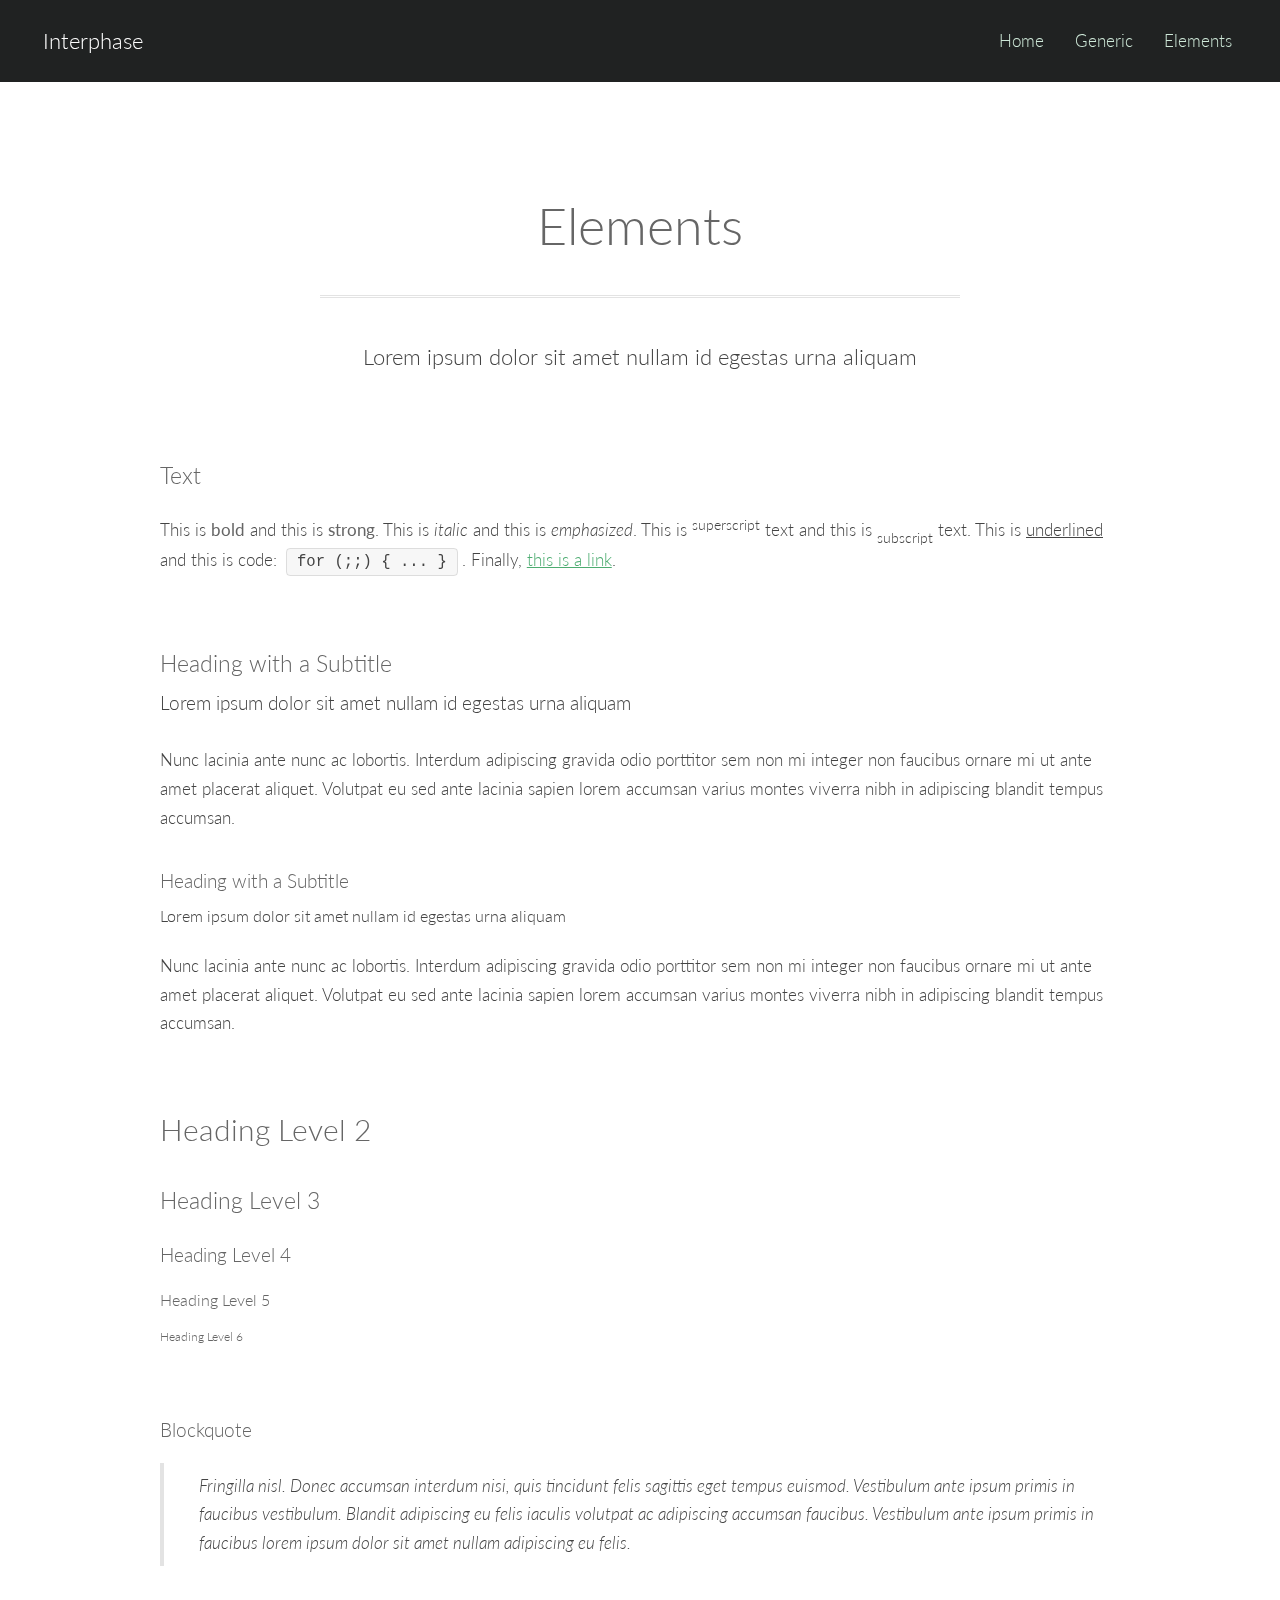
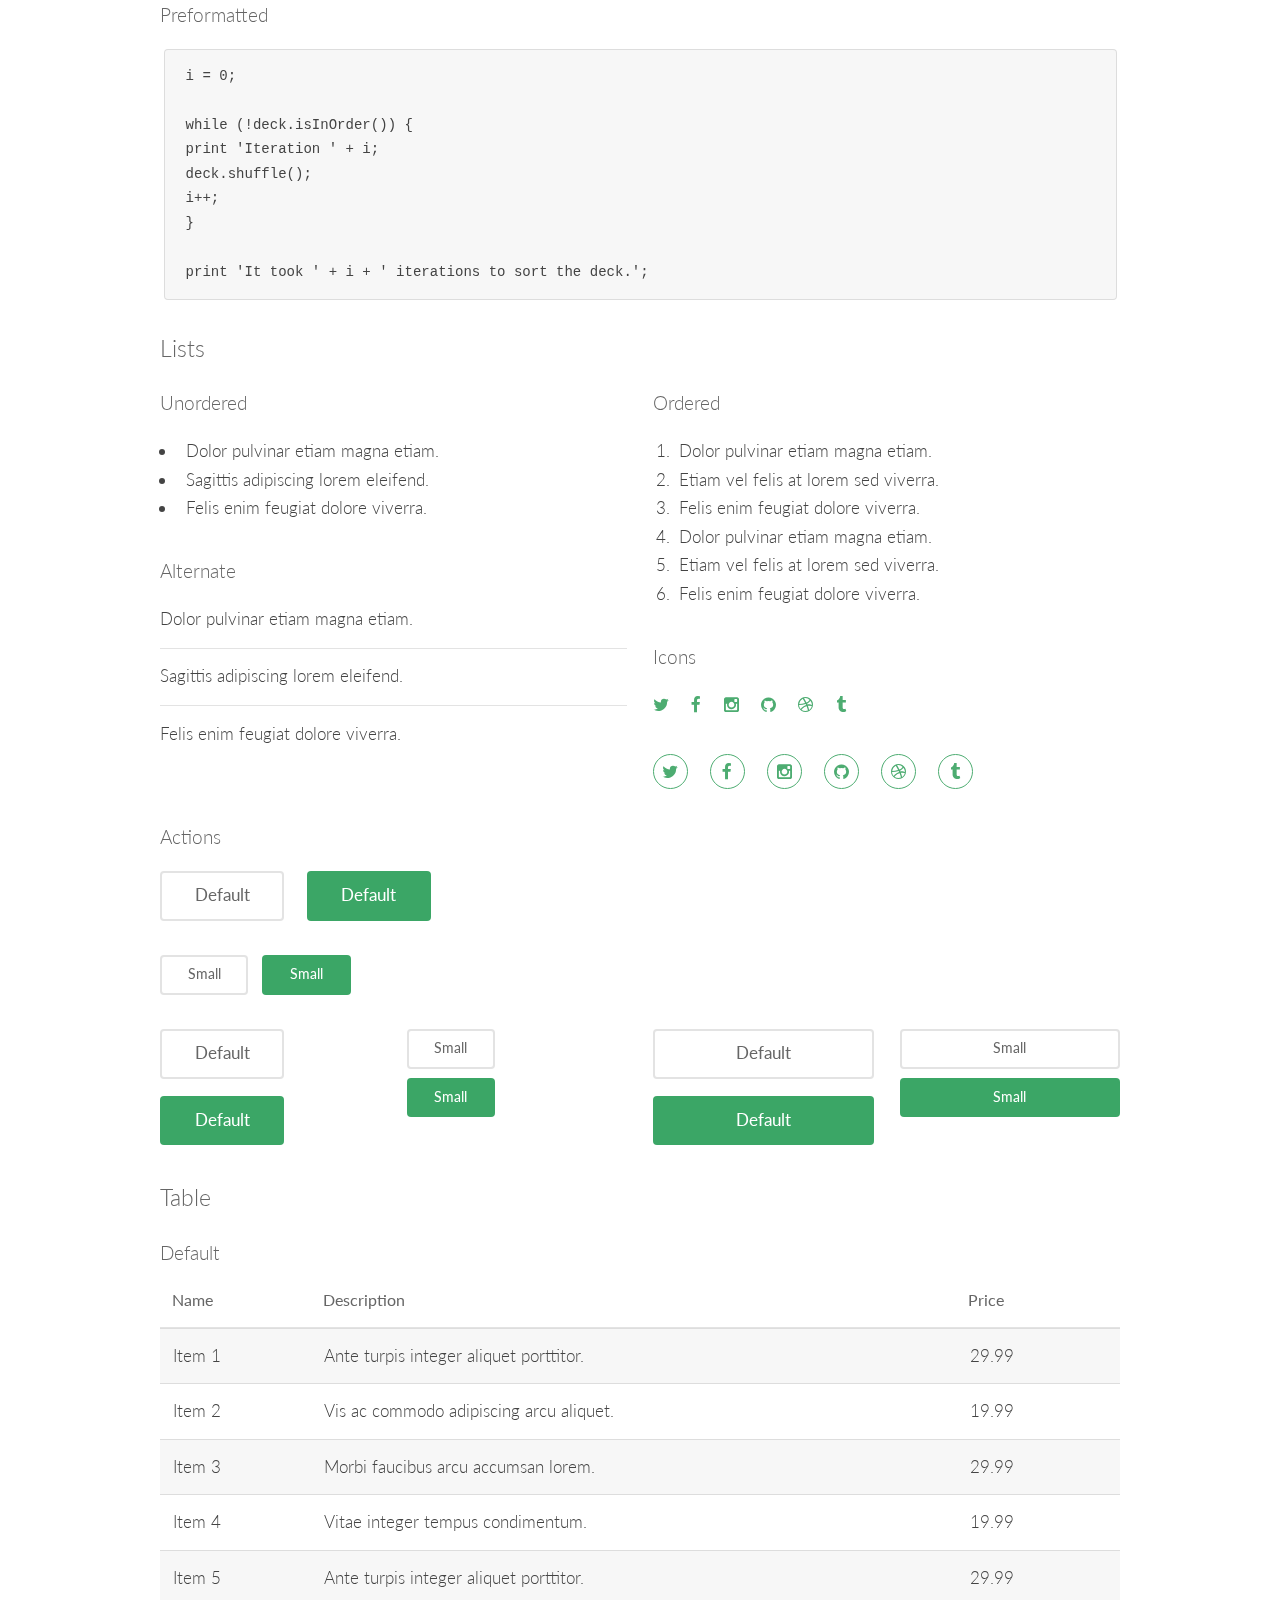
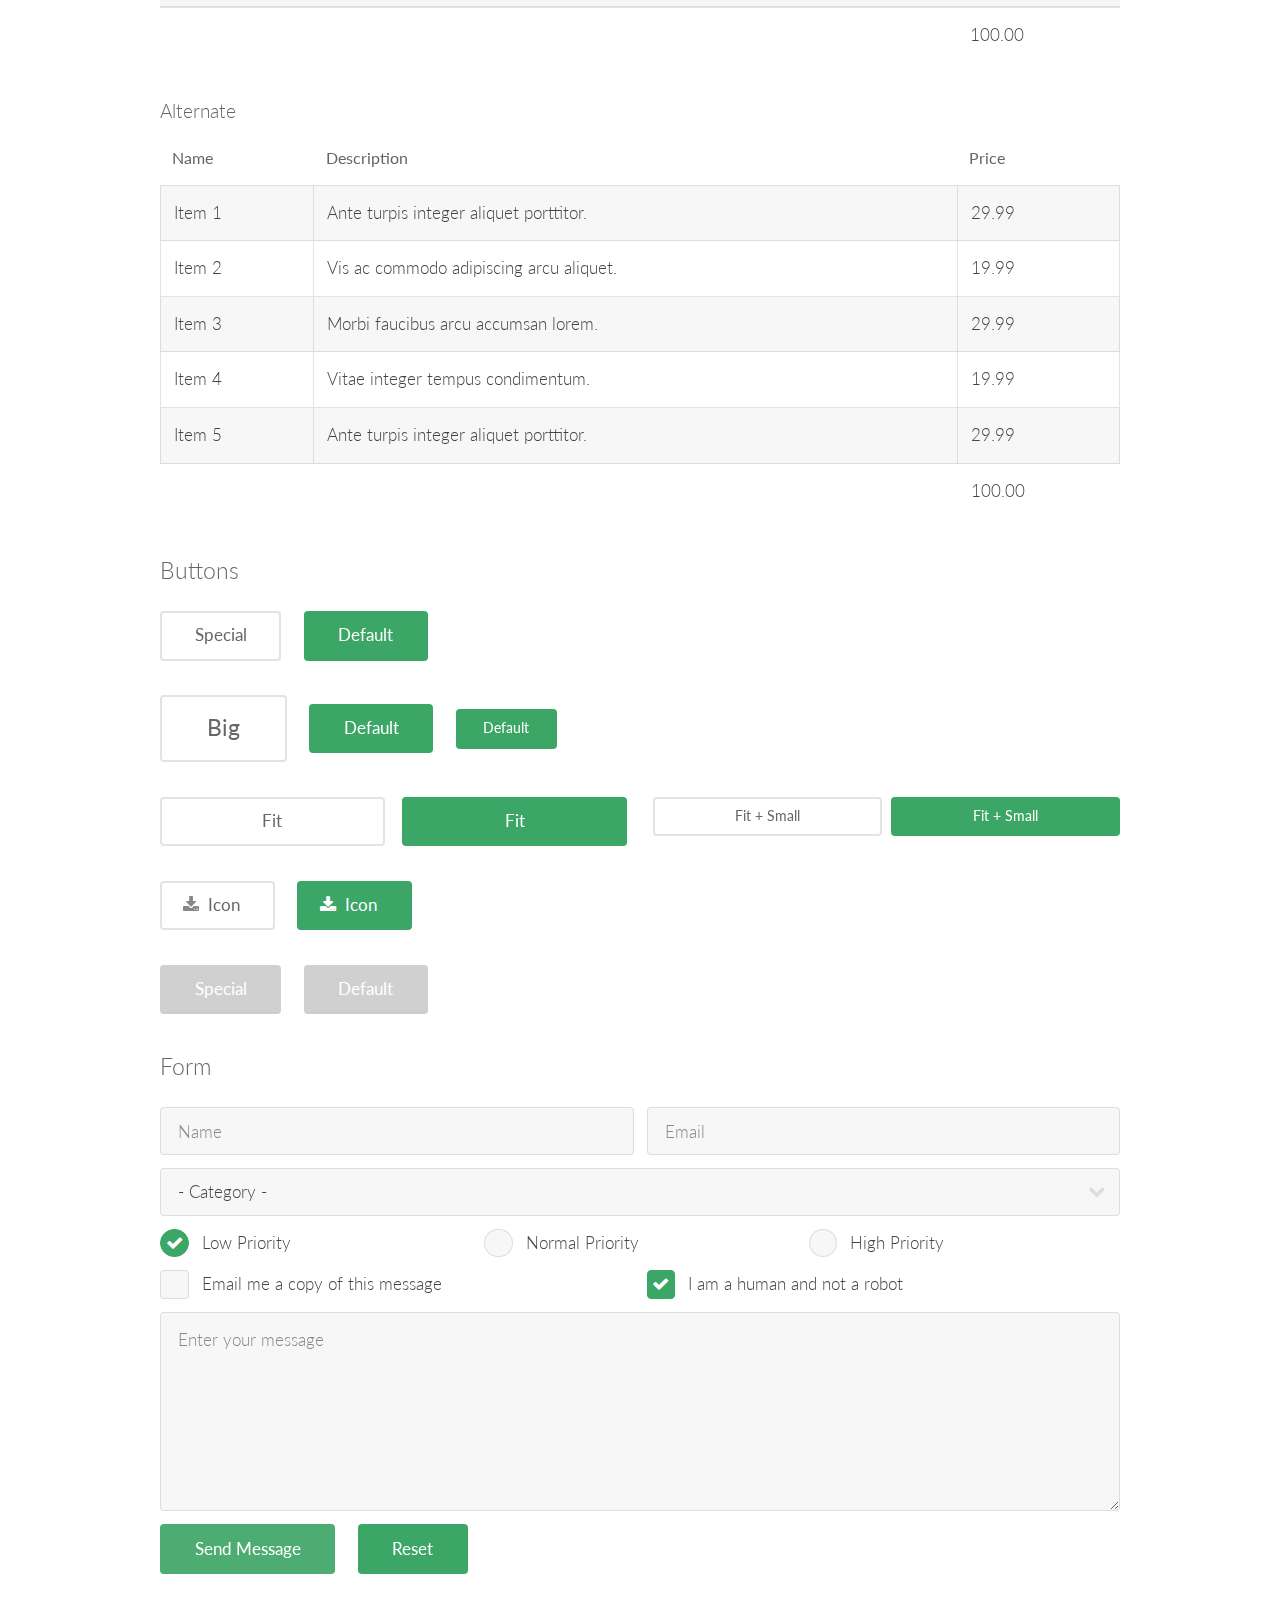
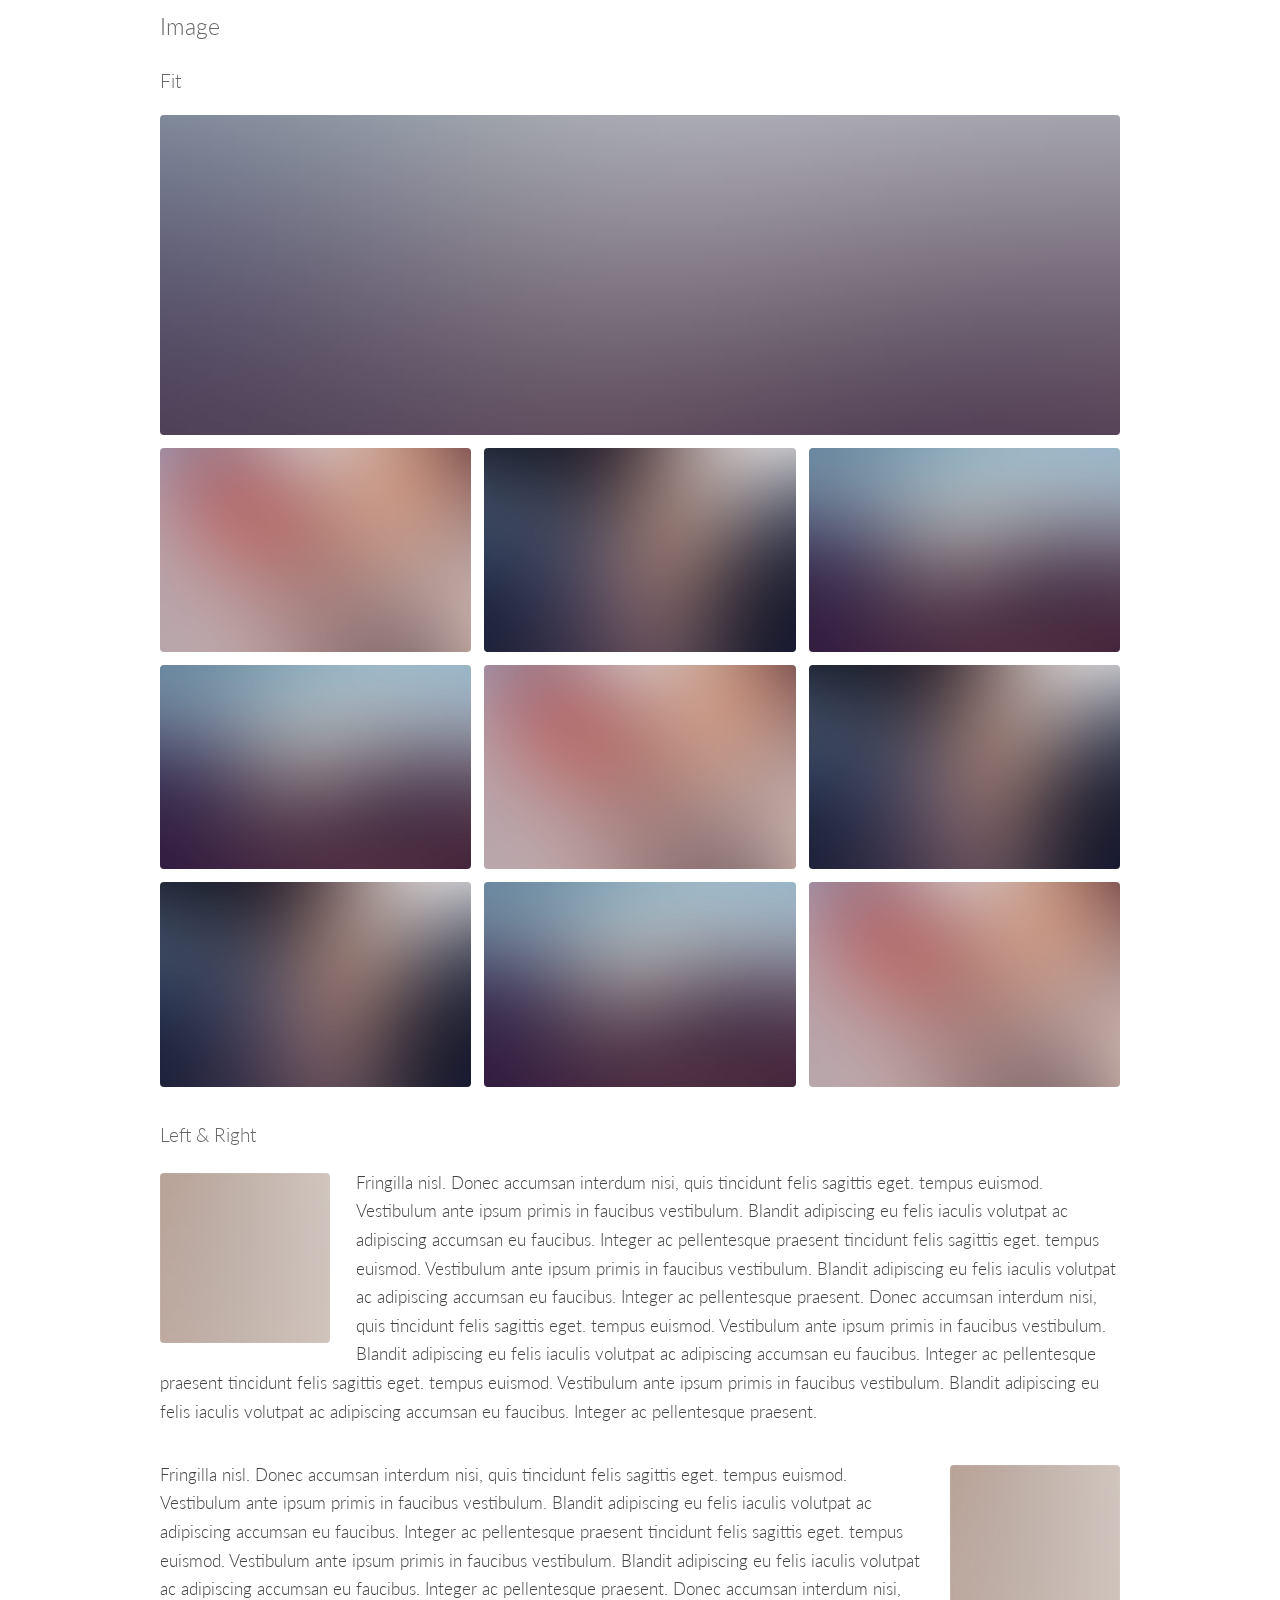
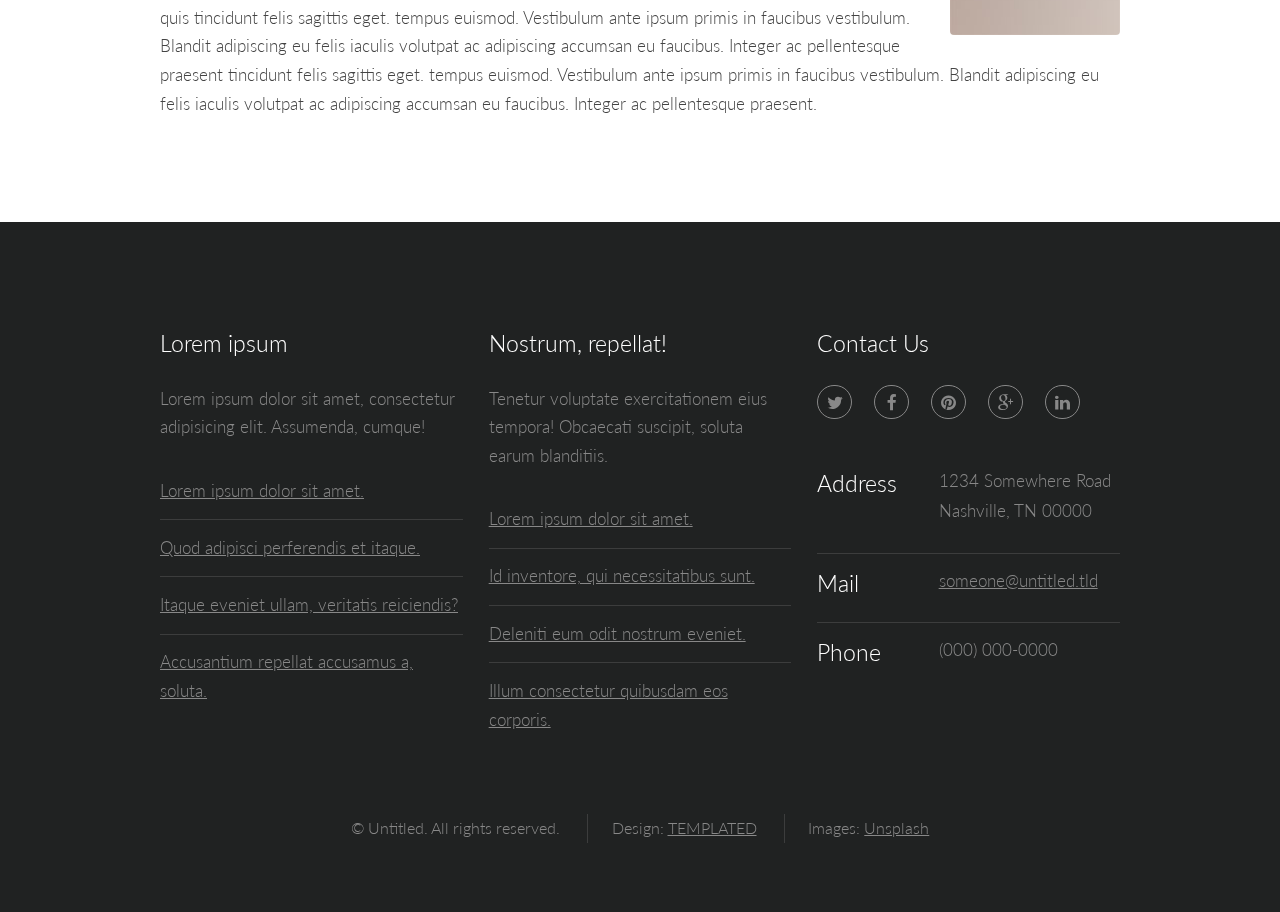
<file: templated-interphase/elements.html>
<!DOCTYPE html>
<!--
	Interphase by TEMPLATED
	templated.co @templatedco
	Released for free under the Creative Commons Attribution 3.0 license (templated.co/license)
-->
<html lang="en">
	<head>
		<meta charset="UTF-8">
		<title>Elements - Interphase by TEMPLATED</title>
		<meta http-equiv="content-type" content="text/html; charset=utf-8" />
		<meta name="description" content="" />
		<meta name="keywords" content="" />
		<!--[if lte IE 8]><script src="css/ie/html5shiv.js"></script><![endif]-->
		<script src="js/jquery.min.js"></script>
		<script src="js/skel.min.js"></script>
		<script src="js/skel-layers.min.js"></script>
		<script src="js/init.js"></script>
		<noscript>
			<link rel="stylesheet" href="css/skel.css" />
			<link rel="stylesheet" href="css/style.css" />
			<link rel="stylesheet" href="css/style-xlarge.css" />
		</noscript>
		<!--[if lte IE 8]><link rel="stylesheet" href="css/ie/v8.css" /><![endif]-->
	</head>
	<body>

		<!-- Header -->
			<header id="header">
				<h1><a href="index.html">Interphase</a></h1>
				<nav id="nav">
					<ul>
						<li><a href="index.html">Home</a></li>
						<li><a href="generic.html">Generic</a></li>
						<li><a href="elements.html">Elements</a></li>
					</ul>
				</nav>
			</header>

		<!-- Main -->
			<section id="main" class="wrapper">
				<div class="container">

					<header class="major">
						<h2>Elements</h2>
						<p>Lorem ipsum dolor sit amet nullam id egestas urna aliquam</p>
					</header>

					<!-- Text -->
						<section>
							<h3>Text</h3>
							<p>This is <b>bold</b> and this is <strong>strong</strong>. This is <i>italic</i> and this is <em>emphasized</em>.
							This is <sup>superscript</sup> text and this is <sub>subscript</sub> text.
							This is <u>underlined</u> and this is code: <code>for (;;) { ... }</code>. Finally, <a href="#">this is a link</a>.</p>

							<hr />

							<header>
								<h3>Heading with a Subtitle</h3>
								<p>Lorem ipsum dolor sit amet nullam id egestas urna aliquam</p>
							</header>
							<p>Nunc lacinia ante nunc ac lobortis. Interdum adipiscing gravida odio porttitor sem non mi integer non faucibus ornare mi ut ante amet placerat aliquet. Volutpat eu sed ante lacinia sapien lorem accumsan varius montes viverra nibh in adipiscing blandit tempus accumsan.</p>
							<header>
								<h4>Heading with a Subtitle</h4>
								<p>Lorem ipsum dolor sit amet nullam id egestas urna aliquam</p>
							</header>
							<p>Nunc lacinia ante nunc ac lobortis. Interdum adipiscing gravida odio porttitor sem non mi integer non faucibus ornare mi ut ante amet placerat aliquet. Volutpat eu sed ante lacinia sapien lorem accumsan varius montes viverra nibh in adipiscing blandit tempus accumsan.</p>

							<hr />

							<h2>Heading Level 2</h2>
							<h3>Heading Level 3</h3>
							<h4>Heading Level 4</h4>
							<h5>Heading Level 5</h5>
							<h6>Heading Level 6</h6>

							<hr />

							<h4>Blockquote</h4>
							<blockquote>Fringilla nisl. Donec accumsan interdum nisi, quis tincidunt felis sagittis eget tempus euismod. Vestibulum ante ipsum primis in faucibus vestibulum. Blandit adipiscing eu felis iaculis volutpat ac adipiscing accumsan faucibus. Vestibulum ante ipsum primis in faucibus lorem ipsum dolor sit amet nullam adipiscing eu felis.</blockquote>

							<h4>Preformatted</h4>
							<pre><code>i = 0;

while (!deck.isInOrder()) {
print 'Iteration ' + i;
deck.shuffle();
i++;
}

print 'It took ' + i + ' iterations to sort the deck.';</code></pre>
						</section>

					<!-- Lists -->
						<section>
							<h3>Lists</h3>
							<div class="row">
								<div class="6u 12u(small)">

									<h4>Unordered</h4>
									<ul>
										<li>Dolor pulvinar etiam magna etiam.</li>
										<li>Sagittis adipiscing lorem eleifend.</li>
										<li>Felis enim feugiat dolore viverra.</li>
									</ul>

									<h4>Alternate</h4>
									<ul class="alt">
										<li>Dolor pulvinar etiam magna etiam.</li>
										<li>Sagittis adipiscing lorem eleifend.</li>
										<li>Felis enim feugiat dolore viverra.</li>
									</ul>

								</div>
								<div class="6u 12u(small)">

									<h4>Ordered</h4>
									<ol>
										<li>Dolor pulvinar etiam magna etiam.</li>
										<li>Etiam vel felis at lorem sed viverra.</li>
										<li>Felis enim feugiat dolore viverra.</li>
										<li>Dolor pulvinar etiam magna etiam.</li>
										<li>Etiam vel felis at lorem sed viverra.</li>
										<li>Felis enim feugiat dolore viverra.</li>
									</ol>

									<h4>Icons</h4>
									<ul class="icons">
										<li><a href="#" class="icon fa-twitter"><span class="label">Twitter</span></a></li>
										<li><a href="#" class="icon fa-facebook"><span class="label">Facebook</span></a></li>
										<li><a href="#" class="icon fa-instagram"><span class="label">Instagram</span></a></li>
										<li><a href="#" class="icon fa-github"><span class="label">Github</span></a></li>
										<li><a href="#" class="icon fa-dribbble"><span class="label">Dribbble</span></a></li>
										<li><a href="#" class="icon fa-tumblr"><span class="label">Tumblr</span></a></li>
									</ul>
									<ul class="icons">
										<li><a href="#" class="icon rounded fa-twitter"><span class="label">Twitter</span></a></li>
										<li><a href="#" class="icon rounded fa-facebook"><span class="label">Facebook</span></a></li>
										<li><a href="#" class="icon rounded fa-instagram"><span class="label">Instagram</span></a></li>
										<li><a href="#" class="icon rounded fa-github"><span class="label">Github</span></a></li>
										<li><a href="#" class="icon rounded fa-dribbble"><span class="label">Dribbble</span></a></li>
										<li><a href="#" class="icon rounded fa-tumblr"><span class="label">Tumblr</span></a></li>
									</ul>

								</div>
							</div>

							<h4>Actions</h4>
							<ul class="actions">
								<li><a href="#" class="button alt">Default</a></li>
								<li><a href="#" class="button">Default</a></li>
							</ul>
							<ul class="actions small">
								<li><a href="#" class="button alt small">Small</a></li>
								<li><a href="#" class="button small">Small</a></li>
							</ul>
							<div class="row">
								<div class="3u 6u(medium) 12u$(small)">
									<ul class="actions vertical">
										<li><a href="#" class="button alt">Default</a></li>
										<li><a href="#" class="button">Default</a></li>
									</ul>
								</div>
								<div class="3u 6u$(medium) 12u$(small)">
									<ul class="actions vertical small">
										<li><a href="#" class="button alt small">Small</a></li>
										<li><a href="#" class="button small">Small</a></li>
									</ul>
								</div>
								<div class="3u 6u(medium) 12u$(small)">
									<ul class="actions vertical">
										<li><a href="#" class="button alt fit">Default</a></li>
										<li><a href="#" class="button fit">Default</a></li>
									</ul>
								</div>
								<div class="3u 6u$(medium) 12u$(small)">
									<ul class="actions vertical small">
										<li><a href="#" class="button alt small fit">Small</a></li>
										<li><a href="#" class="button small fit">Small</a></li>
									</ul>
								</div>
							</div>
						</section>

					<!-- Table -->
						<section>
							<h3>Table</h3>
							<h4>Default</h4>
							<div class="table-wrapper">
								<table>
									<thead>
										<tr>
											<th>Name</th>
											<th>Description</th>
											<th>Price</th>
										</tr>
									</thead>
									<tbody>
										<tr>
											<td>Item 1</td>
											<td>Ante turpis integer aliquet porttitor.</td>
											<td>29.99</td>
										</tr>
										<tr>
											<td>Item 2</td>
											<td>Vis ac commodo adipiscing arcu aliquet.</td>
											<td>19.99</td>
										</tr>
										<tr>
											<td>Item 3</td>
											<td> Morbi faucibus arcu accumsan lorem.</td>
											<td>29.99</td>
										</tr>
										<tr>
											<td>Item 4</td>
											<td>Vitae integer tempus condimentum.</td>
											<td>19.99</td>
										</tr>
										<tr>
											<td>Item 5</td>
											<td>Ante turpis integer aliquet porttitor.</td>
											<td>29.99</td>
										</tr>
									</tbody>
									<tfoot>
										<tr>
											<td colspan="2"></td>
											<td>100.00</td>
										</tr>
									</tfoot>
								</table>
							</div>
							<h4>Alternate</h4>
							<div class="table-wrapper">
								<table class="alt">
									<thead>
										<tr>
											<th>Name</th>
											<th>Description</th>
											<th>Price</th>
										</tr>
									</thead>
									<tbody>
										<tr>
											<td>Item 1</td>
											<td>Ante turpis integer aliquet porttitor.</td>
											<td>29.99</td>
										</tr>
										<tr>
											<td>Item 2</td>
											<td>Vis ac commodo adipiscing arcu aliquet.</td>
											<td>19.99</td>
										</tr>
										<tr>
											<td>Item 3</td>
											<td> Morbi faucibus arcu accumsan lorem.</td>
											<td>29.99</td>
										</tr>
										<tr>
											<td>Item 4</td>
											<td>Vitae integer tempus condimentum.</td>
											<td>19.99</td>
										</tr>
										<tr>
											<td>Item 5</td>
											<td>Ante turpis integer aliquet porttitor.</td>
											<td>29.99</td>
										</tr>
									</tbody>
									<tfoot>
										<tr>
											<td colspan="2"></td>
											<td>100.00</td>
										</tr>
									</tfoot>
								</table>
							</div>
						</section>

					<!-- Buttons -->
						<section>
							<h3>Buttons</h3>
							<ul class="actions">
								<li><a href="#" class="button alt">Special</a></li>
								<li><a href="#" class="button">Default</a></li>
							</ul>
							<ul class="actions">
								<li><a href="#" class="button alt big">Big</a></li>
								<li><a href="#" class="button">Default</a></li>
								<li><a href="#" class="button small">Default</a></li>
							</ul>
							<div class="row">
								<div class="6u 12u$(small)">
									<ul class="actions fit">
										<li><a href="#" class="button alt fit">Fit</a></li>
										<li><a href="#" class="button fit">Fit</a></li>
									</ul>
								</div>
								<div class="6u$ 12u$(small)">
									<ul class="actions fit small">
										<li><a href="#" class="button alt fit small">Fit + Small</a></li>
										<li><a href="#" class="button fit small">Fit + Small</a></li>
									</ul>
								</div>
							</div>
							<ul class="actions">
								<li><a href="#" class="button alt icon fa-download">Icon</a></li>
								<li><a href="#" class="button icon fa-download">Icon</a></li>
							</ul>
							<ul class="actions">
								<li><span class="button alt disabled">Special</span></li>
								<li><span class="button disabled">Default</span></li>
							</ul>
						</section>

					<!-- Form -->
						<section>
							<h3>Form</h3>
							<form method="post" action="#">
								<div class="row uniform 50%">
									<div class="6u 12u$(xsmall)">
										<input type="text" name="name" id="name" value="" placeholder="Name" />
									</div>
									<div class="6u$ 12u$(xsmall)">
										<input type="email" name="email" id="email" value="" placeholder="Email" />
									</div>
									<div class="12u$">
										<div class="select-wrapper">
											<select name="category" id="category">
												<option value="">- Category -</option>
												<option value="1">Manufacturing</option>
												<option value="1">Shipping</option>
												<option value="1">Administration</option>
												<option value="1">Human Resources</option>
											</select>
										</div>
									</div>
									<div class="4u 12u$(small)">
										<input type="radio" id="priority-low" name="priority" checked>
										<label for="priority-low">Low Priority</label>
									</div>
									<div class="4u 12u$(small)">
										<input type="radio" id="priority-normal" name="priority">
										<label for="priority-normal">Normal Priority</label>
									</div>
									<div class="4u$ 12u$(small)">
										<input type="radio" id="priority-high" name="priority">
										<label for="priority-high">High Priority</label>
									</div>
									<div class="6u 12u$(small)">
										<input type="checkbox" id="copy" name="copy">
										<label for="copy">Email me a copy of this message</label>
									</div>
									<div class="6u$ 12u$(small)">
										<input type="checkbox" id="human" name="human" checked>
										<label for="human">I am a human and not a robot</label>
									</div>
									<div class="12u$">
										<textarea name="message" id="message" placeholder="Enter your message" rows="6"></textarea>
									</div>
									<div class="12u$">
										<ul class="actions">
											<li><input type="submit" value="Send Message" class="special" /></li>
											<li><input type="reset" value="Reset" /></li>
										</ul>
									</div>
								</div>
							</form>
						</section>

					<!-- Image -->
						<section>
							<h3>Image</h3>
							<h4>Fit</h4>
							<div class="box alt">
								<div class="row 50% uniform">
									<div class="12u$"><span class="image fit"><img src="images/pic08.jpg" alt="" /></span></div>
									<div class="4u"><span class="image fit"><img src="images/pic05.jpg" alt="" /></span></div>
									<div class="4u"><span class="image fit"><img src="images/pic06.jpg" alt="" /></span></div>
									<div class="4u$"><span class="image fit"><img src="images/pic07.jpg" alt="" /></span></div>
									<div class="4u"><span class="image fit"><img src="images/pic07.jpg" alt="" /></span></div>
									<div class="4u"><span class="image fit"><img src="images/pic05.jpg" alt="" /></span></div>
									<div class="4u$"><span class="image fit"><img src="images/pic06.jpg" alt="" /></span></div>
									<div class="4u"><span class="image fit"><img src="images/pic06.jpg" alt="" /></span></div>
									<div class="4u"><span class="image fit"><img src="images/pic07.jpg" alt="" /></span></div>
									<div class="4u$"><span class="image fit"><img src="images/pic05.jpg" alt="" /></span></div>
								</div>
							</div>

							<h4>Left &amp; Right</h4>
							<p><span class="image left"><img src="images/pic09.jpg" alt="" /></span>Fringilla nisl. Donec accumsan interdum nisi, quis tincidunt felis sagittis eget. tempus euismod. Vestibulum ante ipsum primis in faucibus vestibulum. Blandit adipiscing eu felis iaculis volutpat ac adipiscing accumsan eu faucibus. Integer ac pellentesque praesent tincidunt felis sagittis eget. tempus euismod. Vestibulum ante ipsum primis in faucibus vestibulum. Blandit adipiscing eu felis iaculis volutpat ac adipiscing accumsan eu faucibus. Integer ac pellentesque praesent. Donec accumsan interdum nisi, quis tincidunt felis sagittis eget. tempus euismod. Vestibulum ante ipsum primis in faucibus vestibulum. Blandit adipiscing eu felis iaculis volutpat ac adipiscing accumsan eu faucibus. Integer ac pellentesque praesent tincidunt felis sagittis eget. tempus euismod. Vestibulum ante ipsum primis in faucibus vestibulum. Blandit adipiscing eu felis iaculis volutpat ac adipiscing accumsan eu faucibus. Integer ac pellentesque praesent.</p>
							<p><span class="image right"><img src="images/pic09.jpg" alt="" /></span>Fringilla nisl. Donec accumsan interdum nisi, quis tincidunt felis sagittis eget. tempus euismod. Vestibulum ante ipsum primis in faucibus vestibulum. Blandit adipiscing eu felis iaculis volutpat ac adipiscing accumsan eu faucibus. Integer ac pellentesque praesent tincidunt felis sagittis eget. tempus euismod. Vestibulum ante ipsum primis in faucibus vestibulum. Blandit adipiscing eu felis iaculis volutpat ac adipiscing accumsan eu faucibus. Integer ac pellentesque praesent. Donec accumsan interdum nisi, quis tincidunt felis sagittis eget. tempus euismod. Vestibulum ante ipsum primis in faucibus vestibulum. Blandit adipiscing eu felis iaculis volutpat ac adipiscing accumsan eu faucibus. Integer ac pellentesque praesent tincidunt felis sagittis eget. tempus euismod. Vestibulum ante ipsum primis in faucibus vestibulum. Blandit adipiscing eu felis iaculis volutpat ac adipiscing accumsan eu faucibus. Integer ac pellentesque praesent.</p>
						</section>

				</div>
			</section>

		<!-- Footer -->
			<footer id="footer">
				<div class="container">
					<div class="row">
						<section class="4u 6u(medium) 12u$(small)">
							<h3>Lorem ipsum</h3>
							<p>Lorem ipsum dolor sit amet, consectetur adipisicing elit. Assumenda, cumque!</p>
							<ul class="alt">
								<li><a href="#">Lorem ipsum dolor sit amet.</a></li>
								<li><a href="#">Quod adipisci perferendis et itaque.</a></li>
								<li><a href="#">Itaque eveniet ullam, veritatis reiciendis?</a></li>
								<li><a href="#">Accusantium repellat accusamus a, soluta.</a></li>
							</ul>
						</section>
						<section class="4u 6u$(medium) 12u$(small)">
							<h3>Nostrum, repellat!</h3>
							<p>Tenetur voluptate exercitationem eius tempora! Obcaecati suscipit, soluta earum blanditiis.</p>
							<ul class="alt">
								<li><a href="#">Lorem ipsum dolor sit amet.</a></li>
								<li><a href="#">Id inventore, qui necessitatibus sunt.</a></li>
								<li><a href="#">Deleniti eum odit nostrum eveniet.</a></li>
								<li><a href="#">Illum consectetur quibusdam eos corporis.</a></li>
							</ul>
						</section>
						<section class="4u$ 12u$(medium) 12u$(small)">
							<h3>Contact Us</h3>
							<ul class="icons">
								<li><a href="#" class="icon rounded fa-twitter"><span class="label">Twitter</span></a></li>
								<li><a href="#" class="icon rounded fa-facebook"><span class="label">Facebook</span></a></li>
								<li><a href="#" class="icon rounded fa-pinterest"><span class="label">Pinterest</span></a></li>
								<li><a href="#" class="icon rounded fa-google-plus"><span class="label">Google+</span></a></li>
								<li><a href="#" class="icon rounded fa-linkedin"><span class="label">LinkedIn</span></a></li>
							</ul>
							<ul class="tabular">
								<li>
									<h3>Address</h3>
									1234 Somewhere Road<br>
									Nashville, TN 00000
								</li>
								<li>
									<h3>Mail</h3>
									<a href="#">someone@untitled.tld</a>
								</li>
								<li>
									<h3>Phone</h3>
									(000) 000-0000
								</li>
							</ul>
						</section>
					</div>
					<ul class="copyright">
						<li>&copy; Untitled. All rights reserved.</li>
						<li>Design: <a href="http://templated.co">TEMPLATED</a></li>
						<li>Images: <a href="http://unsplash.com">Unsplash</a></li>
					</ul>
				</div>
			</footer>

	</body>
</html>
</file>
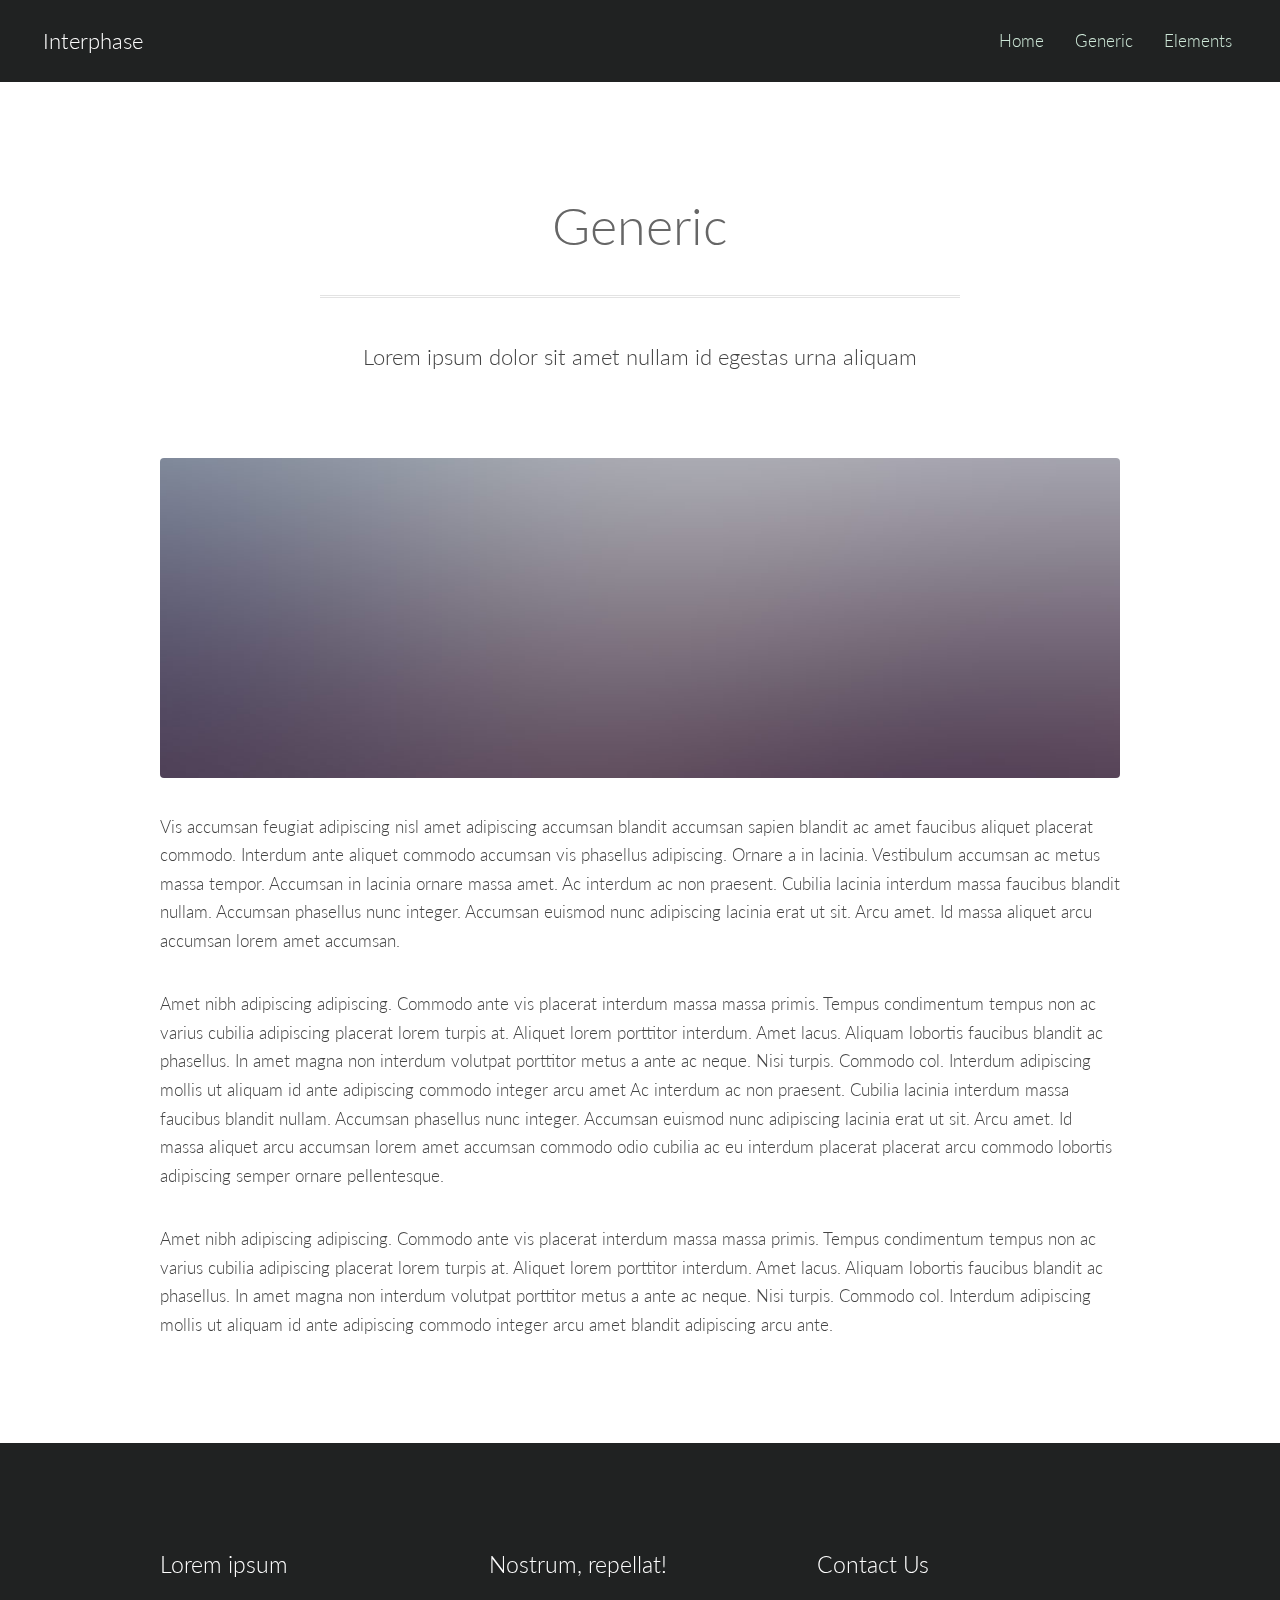
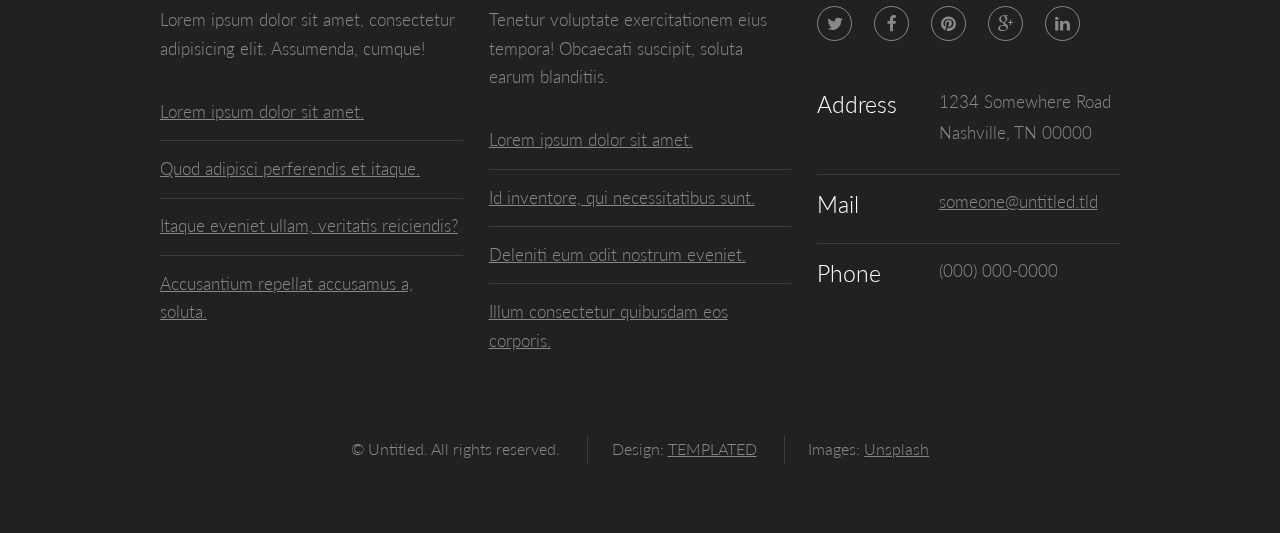
<file: templated-interphase/generic.html>
<!DOCTYPE html>
<!--
	Interphase by TEMPLATED
	templated.co @templatedco
	Released for free under the Creative Commons Attribution 3.0 license (templated.co/license)
-->
<html lang="en">
	<head>
		<meta charset="UTF-8">
		<title>Generic - Interphase by TEMPLATED</title>
		<meta http-equiv="content-type" content="text/html; charset=utf-8" />
		<meta name="description" content="" />
		<meta name="keywords" content="" />
		<!--[if lte IE 8]><script src="css/ie/html5shiv.js"></script><![endif]-->
		<script src="js/jquery.min.js"></script>
		<script src="js/skel.min.js"></script>
		<script src="js/skel-layers.min.js"></script>
		<script src="js/init.js"></script>
		<noscript>
			<link rel="stylesheet" href="css/skel.css" />
			<link rel="stylesheet" href="css/style.css" />
			<link rel="stylesheet" href="css/style-xlarge.css" />
		</noscript>
		<!--[if lte IE 8]><link rel="stylesheet" href="css/ie/v8.css" /><![endif]-->
	</head>
	<body>

		<!-- Header -->
			<header id="header">
				<h1><a href="index.html">Interphase</a></h1>
				<nav id="nav">
					<ul>
						<li><a href="index.html">Home</a></li>
						<li><a href="generic.html">Generic</a></li>
						<li><a href="elements.html">Elements</a></li>
					</ul>
				</nav>
			</header>

		<!-- Main -->
			<section id="main" class="wrapper">
				<div class="container">

					<header class="major">
						<h2>Generic</h2>
						<p>Lorem ipsum dolor sit amet nullam id egestas urna aliquam</p>
					</header>

					<a href="#" class="image fit"><img src="images/pic08.jpg" alt="" /></a>
					<p>Vis accumsan feugiat adipiscing nisl amet adipiscing accumsan blandit accumsan sapien blandit ac amet faucibus aliquet placerat commodo. Interdum ante aliquet commodo accumsan vis phasellus adipiscing. Ornare a in lacinia. Vestibulum accumsan ac metus massa tempor. Accumsan in lacinia ornare massa amet. Ac interdum ac non praesent. Cubilia lacinia interdum massa faucibus blandit nullam. Accumsan phasellus nunc integer. Accumsan euismod nunc adipiscing lacinia erat ut sit. Arcu amet. Id massa aliquet arcu accumsan lorem amet accumsan.</p>
					<p>Amet nibh adipiscing adipiscing. Commodo ante vis placerat interdum massa massa primis. Tempus condimentum tempus non ac varius cubilia adipiscing placerat lorem turpis at. Aliquet lorem porttitor interdum. Amet lacus. Aliquam lobortis faucibus blandit ac phasellus. In amet magna non interdum volutpat porttitor metus a ante ac neque. Nisi turpis. Commodo col. Interdum adipiscing mollis ut aliquam id ante adipiscing commodo integer arcu amet Ac interdum ac non praesent. Cubilia lacinia interdum massa faucibus blandit nullam. Accumsan phasellus nunc integer. Accumsan euismod nunc adipiscing lacinia erat ut sit. Arcu amet. Id massa aliquet arcu accumsan lorem amet accumsan commodo odio cubilia ac eu interdum placerat placerat arcu commodo lobortis adipiscing semper ornare pellentesque.</p>
					<p>Amet nibh adipiscing adipiscing. Commodo ante vis placerat interdum massa massa primis. Tempus condimentum tempus non ac varius cubilia adipiscing placerat lorem turpis at. Aliquet lorem porttitor interdum. Amet lacus. Aliquam lobortis faucibus blandit ac phasellus. In amet magna non interdum volutpat porttitor metus a ante ac neque. Nisi turpis. Commodo col. Interdum adipiscing mollis ut aliquam id ante adipiscing commodo integer arcu amet blandit adipiscing arcu ante.</p>

				</div>
			</section>

		<!-- Footer -->
			<footer id="footer">
				<div class="container">
					<div class="row">
						<section class="4u 6u(medium) 12u$(small)">
							<h3>Lorem ipsum</h3>
							<p>Lorem ipsum dolor sit amet, consectetur adipisicing elit. Assumenda, cumque!</p>
							<ul class="alt">
								<li><a href="#">Lorem ipsum dolor sit amet.</a></li>
								<li><a href="#">Quod adipisci perferendis et itaque.</a></li>
								<li><a href="#">Itaque eveniet ullam, veritatis reiciendis?</a></li>
								<li><a href="#">Accusantium repellat accusamus a, soluta.</a></li>
							</ul>
						</section>
						<section class="4u 6u$(medium) 12u$(small)">
							<h3>Nostrum, repellat!</h3>
							<p>Tenetur voluptate exercitationem eius tempora! Obcaecati suscipit, soluta earum blanditiis.</p>
							<ul class="alt">
								<li><a href="#">Lorem ipsum dolor sit amet.</a></li>
								<li><a href="#">Id inventore, qui necessitatibus sunt.</a></li>
								<li><a href="#">Deleniti eum odit nostrum eveniet.</a></li>
								<li><a href="#">Illum consectetur quibusdam eos corporis.</a></li>
							</ul>
						</section>
						<section class="4u$ 12u$(medium) 12u$(small)">
							<h3>Contact Us</h3>
							<ul class="icons">
								<li><a href="#" class="icon rounded fa-twitter"><span class="label">Twitter</span></a></li>
								<li><a href="#" class="icon rounded fa-facebook"><span class="label">Facebook</span></a></li>
								<li><a href="#" class="icon rounded fa-pinterest"><span class="label">Pinterest</span></a></li>
								<li><a href="#" class="icon rounded fa-google-plus"><span class="label">Google+</span></a></li>
								<li><a href="#" class="icon rounded fa-linkedin"><span class="label">LinkedIn</span></a></li>
							</ul>
							<ul class="tabular">
								<li>
									<h3>Address</h3>
									1234 Somewhere Road<br>
									Nashville, TN 00000
								</li>
								<li>
									<h3>Mail</h3>
									<a href="#">someone@untitled.tld</a>
								</li>
								<li>
									<h3>Phone</h3>
									(000) 000-0000
								</li>
							</ul>
						</section>
					</div>
					<ul class="copyright">
						<li>&copy; Untitled. All rights reserved.</li>
						<li>Design: <a href="http://templated.co">TEMPLATED</a></li>
						<li>Images: <a href="http://unsplash.com">Unsplash</a></li>
					</ul>
				</div>
			</footer>

	</body>
</html>
</file>
<file: css/style-xlarge.css>
/*
	Interphase by TEMPLATED
	templated.co @templatedco
	Released for free under the Creative Commons Attribution 3.0 license (templated.co/license)
*/

/* Basic */

	body, input, select, textarea {
		font-size: 13pt;
	}
</file>
<file: css/ie/v8.css>
/*
	Interphase by TEMPLATED
	templated.co @templatedco
	Released for free under the Creative Commons Attribution 3.0 license (templated.co/license)
*/

/* Banner */

	#banner {
		background: url("../../images/banner.jpg");
		background-size: cover;
		-ms-behavior: url("css/ie/backgroundsize.min.htc");
	}
</file>
<file: templated-interphase/css/style-xlarge.css>
/*
	Interphase by TEMPLATED
	templated.co @templatedco
	Released for free under the Creative Commons Attribution 3.0 license (templated.co/license)
*/

/* Basic */

	body, input, select, textarea {
		font-size: 13pt;
	}
</file>
<file: templated-interphase/css/ie/v8.css>
/*
	Interphase by TEMPLATED
	templated.co @templatedco
	Released for free under the Creative Commons Attribution 3.0 license (templated.co/license)
*/

/* Banner */

	#banner {
		background: url("../../images/banner.jpg");
		background-size: cover;
		-ms-behavior: url("css/ie/backgroundsize.min.htc");
	}
</file>
<file: css/skel.css>
/* Resets (http://meyerweb.com/eric/tools/css/reset/ | v2.0 | 20110126 | License: none (public domain)) */

	html,body,div,span,applet,object,iframe,h1,h2,h3,h4,h5,h6,p,blockquote,pre,a,abbr,acronym,address,big,cite,code,del,dfn,em,img,ins,kbd,q,s,samp,small,strike,strong,sub,sup,tt,var,b,u,i,center,dl,dt,dd,ol,ul,li,fieldset,form,label,legend,table,caption,tbody,tfoot,thead,tr,th,td,article,aside,canvas,details,embed,figure,figcaption,footer,header,hgroup,menu,nav,output,ruby,section,summary,time,mark,audio,video{margin:0;padding:0;border:0;font-size:100%;font:inherit;vertical-align:baseline;}article,aside,details,figcaption,figure,footer,header,hgroup,menu,nav,section{display:block;}body{line-height:1;}ol,ul{list-style:none;}blockquote,q{quotes:none;}blockquote:before,blockquote:after,q:before,q:after{content:'';content:none;}table{border-collapse:collapse;border-spacing:0;}body{-webkit-text-size-adjust:none}

/* Box Model */

	*, *:before, *:after {
		-moz-box-sizing: border-box;
		-webkit-box-sizing: border-box;
		box-sizing: border-box;
	}

/* Container */

	body {
		/* min-width: (containers) */
		min-width: 1200px;
	}

	.container {
		margin-left: auto;
		margin-right: auto;

		/* width: (containers) */
		width: 1200px;
	}

	/* Modifiers */

		/* 125% */
			.container.\31 25\25 {
				width: 100%;

				/* max-width: (containers * 1.25) */
				max-width: 1500px;

				/* min-width: (containers) */
				min-width: 1200px;
			}

		/* 75% */
			.container.\37 5\25 {

				/* width: (containers * 0.75) */
				width: 900px;

			}

		/* 50% */
			.container.\35 0\25 {

				/* width: (containers * 0.50) */
				width: 600px;

			}

		/* 25% */
			.container.\32 5\25 {

				/* width: (containers * 0.25) */
				width: 300px;

			}

/* Grid */

	.row {
		border-bottom: solid 1px transparent;
	}

	.row > * {
		float: left;
	}

	.row:after, .row:before {
		content: '';
		display: block;
		clear: both;
		height: 0;
	}

	.row.uniform > * > :first-child {
		margin-top: 0;
	}

	.row.uniform > * > :last-child {
		margin-bottom: 0;
	}

	/* Gutters */

		/* Normal */

			.row > * {
				/* padding: (gutters.horizontal) 0 0 (gutters.vertical) */
				padding: 0 0 0 2em;
			}

			.row {
				/* margin: -(gutters.horizontal) 0 0 -(gutters.vertical) */
				margin: 0 0 0 -2em;
			}

			.row.uniform > * {
				/* padding: (gutters.vertical) 0 0 (gutters.vertical) */
				padding: 2em 0 0 2em;
			}

			.row.uniform {
				/* margin: -(gutters.vertical) 0 0 -(gutters.vertical) */
				margin: -2em 0 0 -2em;
			}

		/* 200% */

			.row.\32 00\25 > * {
				/* padding: (gutters.horizontal) 0 0 (gutters.vertical) */
				padding: 0 0 0 4em;
			}

			.row.\32 00\25 {
				/* margin: -(gutters.horizontal) 0 0 -(gutters.vertical) */
				margin: 0 0 0 -4em;
			}

			.row.uniform.\32 00\25 > * {
				/* padding: (gutters.vertical) 0 0 (gutters.vertical) */
				padding: 4em 0 0 4em;
			}

			.row.uniform.\32 00\25 {
				/* margin: -(gutters.vertical) 0 0 -(gutters.vertical) */
				margin: -4em 0 0 -4em;
			}

		/* 150% */

			.row.\31 50\25 > * {
				/* padding: (gutters.horizontal) 0 0 (gutters.vertical) */
				padding: 0 0 0 1.5em;
			}

			.row.\31 50\25 {
				/* margin: -(gutters.horizontal) 0 0 -(gutters.vertical) */
				margin: 0 0 0 -1.5em;
			}

			.row.uniform.\31 50\25 > * {
				/* padding: (gutters.vertical) 0 0 (gutters.vertical) */
				padding: 1.5em 0 0 1.5em;
			}

			.row.uniform.\31 50\25 {
				/* margin: -(gutters.vertical) 0 0 -(gutters.vertical) */
				margin: -1.5em 0 0 -1.5em;
			}

		/* 50% */

			.row.\35 0\25 > * {
				/* padding: (gutters.horizontal) 0 0 (gutters.vertical) */
				padding: 0 0 0 1em;
			}

			.row.\35 0\25 {
				/* margin: -(gutters.horizontal) 0 0 -(gutters.vertical) */
				margin: 0 0 0 -1em;
			}

			.row.uniform.\35 0\25 > * {
				/* padding: (gutters.vertical) 0 0 (gutters.vertical) */
				padding: 1em 0 0 1em;
			}

			.row.uniform.\35 0\25 {
				/* margin: -(gutters.vertical) 0 0 -(gutters.vertical) */
				margin: -1em 0 0 -1em;
			}

		/* 25% */

			.row.\32 5\25 > * {
				/* padding: (gutters.horizontal) 0 0 (gutters.vertical) */
				padding: 0 0 0 0.5em;
			}

			.row.\32 5\25 {
				/* margin: -(gutters.horizontal) 0 0 -(gutters.vertical) */
				margin: 0 0 0 -0.5em;
			}

			.row.uniform.\32 5\25 > * {
				/* padding: (gutters.vertical) 0 0 (gutters.vertical) */
				padding: 0.5em 0 0 0.5em;
			}

			.row.uniform.\32 5\25 {
				/* margin: -(gutters.vertical) 0 0 -(gutters.vertical) */
				margin: -0.5em 0 0 -0.5em;
			}

		/* 0% */

			.row.\30 \25 > * {
				/* padding: (gutters.horizontal) 0 0 (gutters.vertical) */
				padding: 0;
			}

			.row.\30 \25 {
				/* margin: -(gutters.horizontal) 0 0 -(gutters.vertical) */
				margin: 0;
			}

	/* Cells */

		.\31 2u, .\31 2u\24, .\31 2u\28 1\29, .\31 2u\24\28 1\29 { width: 100%; clear: none; }
		.\31 1u, .\31 1u\24, .\31 1u\28 1\29, .\31 1u\24\28 1\29 { width: 91.6666666667%; clear: none; }
		.\31 0u, .\31 0u\24, .\31 0u\28 1\29, .\31 0u\24\28 1\29 { width: 83.3333333333%; clear: none; }
		.\39 u, .\39 u\24, .\39 u\28 1\29, .\39 u\24\28 1\29 { width: 75%; clear: none; }
		.\38 u, .\38 u\24, .\38 u\28 1\29, .\38 u\24\28 1\29 { width: 66.6666666667%; clear: none; }
		.\37 u, .\37 u\24, .\37 u\28 1\29, .\37 u\24\28 1\29 { width: 58.3333333333%; clear: none; }
		.\36 u, .\36 u\24, .\36 u\28 1\29, .\36 u\24\28 1\29 { width: 50%; clear: none; }
		.\35 u, .\35 u\24, .\35 u\28 1\29, .\35 u\24\28 1\29 { width: 41.6666666667%; clear: none; }
		.\34 u, .\34 u\24, .\34 u\28 1\29, .\34 u\24\28 1\29 { width: 33.3333333333%; clear: none; }
		.\33 u, .\33 u\24, .\33 u\28 1\29, .\33 u\24\28 1\29 { width: 25%; clear: none; }
		.\32 u, .\32 u\24, .\32 u\28 1\29, .\32 u\24\28 1\29 { width: 16.6666666667%; clear: none; }
		.\31 u, .\31 u\24, .\31 u\28 1\29, .\31 u\24\28 1\29 { width: 8.3333333333%; clear: none; }

		.\31 2u\24 + *, .\31 2u\24\28 1\29 + *,
		.\31 1u\24 + *, .\31 1u\24\28 1\29 + *,
		.\31 0u\24 + *, .\31 0u\24\28 1\29 + *,
		.\39 u\24 + *, .\39 u\24\28 1\29 + *,
		.\38 u\24 + *, .\38 u\24\28 1\29 + *,
		.\37 u\24 + *, .\37 u\24\28 1\29 + *,
		.\36 u\24 + *, .\36 u\24\28 1\29 + *,
		.\35 u\24 + *, .\35 u\24\28 1\29 + *,
		.\34 u\24 + *, .\34 u\24\28 1\29 + *,
		.\33 u\24 + *, .\33 u\24\28 1\29 + *,
		.\32 u\24 + *, .\32 u\24\28 1\29 + *,
		.\31 u\24  + *,  .\31 u\24\28 1\29 + * {
			clear: left;
		}

		.\-11u { margin-left: 91.6666666667% }
		.\-10u { margin-left: 83.3333333333% }
		.\-9u { margin-left: 75% }
		.\-8u { margin-left: 66.6666666667% }
		.\-7u { margin-left: 58.3333333333% }
		.\-6u { margin-left: 50% }
		.\-5u { margin-left: 41.6666666667% }
		.\-4u { margin-left: 33.3333333333% }
		.\-3u { margin-left: 25% }
		.\-2u { margin-left: 16.6666666667% }
		.\-1u { margin-left: 8.3333333333% }
</file>
<file: css/style.css>
@charset "UTF-8";
@import url(font-awesome.min.css);
@import url("http://fonts.googleapis.com/css?family=Lato:300,400");

/*
	Interphase by TEMPLATED
	templated.co @templatedco
	Released for free under the Creative Commons Attribution 3.0 license (templated.co/license)
*/

/* Basic */

	body {
		background: #fff;
	}

	body, input, select, textarea {
		color: #444;
		font-family: "Lato", Helvetica, sans-serif;
		font-size: 15pt;
		font-weight: 300;
		line-height: 1.65em;
	}

	a {
		color: #4dac71;
		text-decoration: underline;
	}

		a:hover {
			text-decoration: none;
		}

	strong, b {
		color: #666;
		font-weight: 400;
	}

	em, i {
		font-style: italic;
	}

	p {
		margin: 0 0 2em 0;
	}

	h1, h2, h3, h4, h5, h6 {
		color: #666;
		font-weight: 300;
		line-height: 1em;
		margin: 0 0 1em 0;
	}

		h1 a, h2 a, h3 a, h4 a, h5 a, h6 a {
			color: inherit;
			text-decoration: none;
		}

	h2 {
		font-size: 1.75em;
		line-height: 1.5em;
	}

	h3 {
		font-size: 1.35em;
		line-height: 1.5em;
	}

	h4 {
		font-size: 1.1em;
		line-height: 1.5em;
	}

	h5 {
		font-size: 0.9em;
		line-height: 1.5em;
	}

	h6 {
		font-size: 0.7em;
		line-height: 1.5em;
	}

	sub {
		font-size: 0.8em;
		position: relative;
		top: 0.5em;
	}

	sup {
		font-size: 0.8em;
		position: relative;
		top: -0.5em;
	}

	hr {
		border: 0;
		border-bottom: medium 1px rgba(144, 144, 144, 0.25);
		margin: 2em 0;
	}

		hr.major {
			margin: 3em 0;
		}

	blockquote {
		border-left: solid 4px rgba(144, 144, 144, 0.25);
		font-style: italic;
		margin: 0 0 2em 0;
		padding: 0.5em 0 0.5em 2em;
	}

	code {
		background: rgba(144, 144, 144, 0.075);
		border-radius: 4px;
		border: solid 1px rgba(144, 144, 144, 0.25);
		font-family: "Courier New", monospace;
		font-size: 0.9em;
		margin: 0 0.25em;
		padding: 0.25em 0.65em;
	}

	pre {
		-webkit-overflow-scrolling: touch;
		font-family: "Courier New", monospace;
		font-size: 0.9em;
		margin: 0 0 2em 0;
	}

		pre code {
			display: block;
			line-height: 1.75em;
			padding: 1em 1.5em;
			overflow-x: auto;
		}

	.align-left {
		text-align: left;
	}

	.align-center {
		text-align: center;
	}

	.align-right {
		text-align: right;
	}

/* Section/Article */

	section.special, article.special {
		text-align: center;
	}

	header p {
		position: relative;
		margin: 0 0 1.5em 0;
	}

	header h2 + p {
		font-size: 1.25em;
		margin-top: -1em;
		line-height: 1.5em;
	}

	header h3 + p {
		font-size: 1.1em;
		margin-top: -0.8em;
		line-height: 1.5em;
	}

	header h4 + p,
	header h5 + p,
	header h6 + p {
		font-size: 0.9em;
		margin-top: -0.6em;
		line-height: 1.5em;
	}

	header.major {
		text-align: center;
		margin-bottom: 3em;
	}

		header.major h2 {
			font-size: 3em;
		}

		header.major p {
			border-top: medium double rgba(144, 144, 144, 0.25);
			display: inline-block;
			padding: 2em 2em 0 2em;
		}

/* Form */

	form {
		margin: 0 0 2em 0;
	}

	label {
		color: #666;
		display: block;
		font-size: 0.9em;
		font-weight: 400;
		margin: 0 0 1em 0;
	}

	input[type="text"],
	input[type="password"],
	input[type="email"],
	select,
	textarea {
		-moz-appearance: none;
		-webkit-appearance: none;
		-o-appearance: none;
		-ms-appearance: none;
		appearance: none;
		background: rgba(144, 144, 144, 0.075);
		border-radius: 4px;
		border: none;
		border: solid 1px rgba(144, 144, 144, 0.25);
		color: inherit;
		display: block;
		outline: 0;
		padding: 0 1em;
		text-decoration: none;
		width: 100%;
	}

		input[type="text"]:invalid,
		input[type="password"]:invalid,
		input[type="email"]:invalid,
		select:invalid,
		textarea:invalid {
			box-shadow: none;
		}

		input[type="text"]:focus,
		input[type="password"]:focus,
		input[type="email"]:focus,
		select:focus,
		textarea:focus {
			border-color: #4dac71;
			box-shadow: 0 0 0 1px #4dac71;
		}

	.select-wrapper {
		text-decoration: none;
		display: block;
		position: relative;
	}

		.select-wrapper:before {
			content: "";
			-moz-osx-font-smoothing: grayscale;
			-webkit-font-smoothing: antialiased;
			font-family: FontAwesome;
			font-style: normal;
			font-weight: normal;
			text-transform: none !important;
		}

		.select-wrapper:before {
			color: rgba(144, 144, 144, 0.25);
			display: block;
			height: 2.75em;
			line-height: 2.75em;
			pointer-events: none;
			position: absolute;
			right: 0;
			text-align: center;
			top: 0;
			width: 2.75em;
		}

		.select-wrapper select::-ms-expand {
			display: none;
		}

	input[type="text"],
	input[type="password"],
	input[type="email"],
	select {
		height: 2.75em;
	}

	textarea {
		padding: 0.75em 1em;
	}

	input[type="checkbox"],
	input[type="radio"] {
		-moz-appearance: none;
		-webkit-appearance: none;
		-o-appearance: none;
		-ms-appearance: none;
		appearance: none;
		display: block;
		float: left;
		margin-right: -2em;
		opacity: 0;
		width: 1em;
		z-index: -1;
	}

		input[type="checkbox"] + label,
		input[type="radio"] + label {
			text-decoration: none;
			color: #444;
			cursor: pointer;
			display: inline-block;
			font-size: 1em;
			font-weight: 300;
			padding-left: 2.4em;
			padding-right: 0.75em;
			position: relative;
		}

			input[type="checkbox"] + label:before,
			input[type="radio"] + label:before {
				-moz-osx-font-smoothing: grayscale;
				-webkit-font-smoothing: antialiased;
				font-family: FontAwesome;
				font-style: normal;
				font-weight: normal;
				text-transform: none !important;
			}

			input[type="checkbox"] + label:before,
			input[type="radio"] + label:before {
				background: rgba(144, 144, 144, 0.075);
				border-radius: 4px;
				border: solid 1px rgba(144, 144, 144, 0.25);
				content: '';
				display: inline-block;
				height: 1.65em;
				left: 0;
				line-height: 1.58125em;
				position: absolute;
				text-align: center;
				top: 0;
				width: 1.65em;
			}

		input[type="checkbox"]:checked + label:before,
		input[type="radio"]:checked + label:before {
			background: #3ba666;
			border-color: #3ba666;
			color: #ffffff;
			content: '\f00c';
		}

		input[type="checkbox"]:focus + label:before,
		input[type="radio"]:focus + label:before {
			border-color: #4dac71;
			box-shadow: 0 0 0 1px #4dac71;
		}

	input[type="checkbox"] + label:before {
		border-radius: 4px;
	}

	input[type="radio"] + label:before {
		border-radius: 100%;
	}

	::-webkit-input-placeholder {
		color: #888 !important;
		opacity: 1.0;
	}

	:-moz-placeholder {
		color: #888 !important;
		opacity: 1.0;
	}

	::-moz-placeholder {
		color: #888 !important;
		opacity: 1.0;
	}

	:-ms-input-placeholder {
		color: #888 !important;
		opacity: 1.0;
	}

	.formerize-placeholder {
		color: #888 !important;
		opacity: 1.0;
	}

/* Box */

	.box {
		border-radius: 4px;
		border: solid 1px rgba(144, 144, 144, 0.25);
		margin-bottom: 2em;
		padding: 1.5em;
	}

		.box > :last-child,
		.box > :last-child > :last-child,
		.box > :last-child > :last-child > :last-child {
			margin-bottom: 0;
		}

		.box.alt {
			border: 0;
			border-radius: 0;
			padding: 0;
		}

/* Icon */

	.icon {
		text-decoration: none;
		border-bottom: none;
		position: relative;
	}

		.icon:before {
			-moz-osx-font-smoothing: grayscale;
			-webkit-font-smoothing: antialiased;
			font-family: FontAwesome;
			font-style: normal;
			font-weight: normal;
			text-transform: none !important;
		}

		.icon > .label {
			display: none;
		}

		.icon.rounded {
			border-radius: 100%;
			border: 1px solid #4dac71;
			display: inline-block;
			height: 2em;
			line-height: 2em;
			text-align: center;
			width: 2em;
		}

			.icon.rounded.big {
				font-size: 3.5em;
			}

/* Image */

	.image {
		border-radius: 4px;
		border: 0;
		display: inline-block;
		position: relative;
	}

		.image img {
			border-radius: 4px;
			display: block;
		}

		.image.left {
			float: left;
			padding: 0 1.5em 1em 0;
			top: 0.25em;
		}

		.image.right {
			float: right;
			padding: 0 0 1em 1.5em;
			top: 0.25em;
		}

		.image.left, .image.right {
			max-width: 40%;
		}

			.image.left img, .image.right img {
				width: 100%;
			}

		.image.fit {
			display: block;
			margin: 0 0 2em 0;
			width: 100%;
		}

			.image.fit img {
				width: 100%;
			}

/* List */

	ol {
		list-style: decimal;
		margin: 0 0 2em 0;
		padding-left: 1.25em;
	}

		ol li {
			padding-left: 0.25em;
		}

	ul {
		list-style: disc;
		margin: 0 0 2em 0;
		padding-left: 1em;
	}

		ul li {
			padding-left: 0.5em;
		}

		ul.alt {
			list-style: none;
			padding-left: 0;
		}

			ul.alt li {
				border-top: solid 1px rgba(144, 144, 144, 0.25);
				padding: 0.8em 0;
			}

				ul.alt li:first-child {
					border-top: 0;
					padding-top: 0;
				}

		ul.icons {
			cursor: default;
			list-style: none;
			padding-left: 0;
		}

			ul.icons li {
				display: inline-block;
				padding: 0 1em 0 0;
			}

				ul.icons li:last-child {
					padding-right: 0;
				}

		ul.actions {
			cursor: default;
			list-style: none;
			padding-left: 0;
		}

			ul.actions li {
				display: inline-block;
				padding: 0 1em 0 0;
				vertical-align: middle;
			}

				ul.actions li:last-child {
					padding-right: 0;
				}

			ul.actions.small li {
				padding: 0 0.5em 0 0;
			}

			ul.actions.vertical li {
				display: block;
				padding: 1em 0 0 0;
			}

				ul.actions.vertical li:first-child {
					padding-top: 0;
				}

				ul.actions.vertical li > * {
					margin-bottom: 0;
				}

			ul.actions.vertical.small li {
				padding: 0.5em 0 0 0;
			}

				ul.actions.vertical.small li:first-child {
					padding-top: 0;
				}

			ul.actions.fit {
				display: table;
				margin-left: -1em;
				padding: 0;
				table-layout: fixed;
				width: calc(100% + 1em);
			}

				ul.actions.fit li {
					display: table-cell;
					padding: 0 0 0 1em;
				}

					ul.actions.fit li > * {
						margin-bottom: 0;
					}

				ul.actions.fit.small {
					margin-left: -0.5em;
					width: calc(100% + 0.5em);
				}

					ul.actions.fit.small li {
						padding: 0 0 0 0.5em;
					}

		ul.tabular {
			list-style: outside none none;
			padding: 0px;
		}

			ul.tabular li {
				border-top: solid 1px rgba(144, 144, 144, 0.25);
				line-height: 1.75em;
				margin: 1.5em 0px 0px;
				padding-left: 7em;
				padding-top: 12px;
				position: relative;
			}

				ul.tabular li:first-child {
					border-top: 0;
					margin-top: 0;
				}

				ul.tabular li h3 {
					left: 0px;
					position: absolute;
					text-align: center;
					top: 12px;
					vertical-align: top;
					width: 1em;
				}

	dl {
		margin: 0 0 2em 0;
	}

/* Table */

	.table-wrapper {
		-webkit-overflow-scrolling: touch;
		overflow-x: auto;
	}

	table {
		margin: 0 0 2em 0;
		width: 100%;
	}

		table tbody tr {
			border: solid 1px rgba(144, 144, 144, 0.25);
			border-left: 0;
			border-right: 0;
		}

			table tbody tr:nth-child(2n + 1) {
				background-color: rgba(144, 144, 144, 0.075);
			}

		table td {
			padding: 0.75em 0.75em;
		}

		table th {
			color: #666;
			font-size: 0.9em;
			font-weight: 400;
			padding: 0 0.75em 0.75em 0.75em;
			text-align: left;
		}

		table thead {
			border-bottom: solid 2px rgba(144, 144, 144, 0.25);
		}

		table tfoot {
			border-top: solid 2px rgba(144, 144, 144, 0.25);
		}

		table.alt {
			border-collapse: separate;
		}

			table.alt tbody tr td {
				border: solid 1px rgba(144, 144, 144, 0.25);
				border-left-width: 0;
				border-top-width: 0;
			}

				table.alt tbody tr td:first-child {
					border-left-width: 1px;
				}

			table.alt tbody tr:first-child td {
				border-top-width: 1px;
			}

			table.alt thead {
				border-bottom: 0;
			}

			table.alt tfoot {
				border-top: 0;
			}

/* Button */

	input[type="submit"],
	input[type="reset"],
	input[type="button"],
	.button {
		-moz-appearance: none;
		-webkit-appearance: none;
		-o-appearance: none;
		-ms-appearance: none;
		appearance: none;
		-moz-transition: background-color 0.2s ease-in-out, color 0.2s ease-in-out;
		-webkit-transition: background-color 0.2s ease-in-out, color 0.2s ease-in-out;
		-o-transition: background-color 0.2s ease-in-out, color 0.2s ease-in-out;
		-ms-transition: background-color 0.2s ease-in-out, color 0.2s ease-in-out;
		transition: background-color 0.2s ease-in-out, color 0.2s ease-in-out;
		background-color: #3ba666;
		border-radius: 4px;
		border: 0;
		color: #ffffff !important;
		cursor: pointer;
		display: inline-block;
		font-weight: 400;
		height: 2.85em;
		line-height: 2.8em;
		padding: 0 2em;
		text-align: center;
		text-decoration: none;
		white-space: nowrap;
	}

		input[type="submit"]:hover,
		input[type="reset"]:hover,
		input[type="button"]:hover,
		.button:hover {
			background-color: #42b972;
		}

		input[type="submit"]:active,
		input[type="reset"]:active,
		input[type="button"]:active,
		.button:active {
			background-color: #34935a;
		}

		input[type="submit"].icon,
		input[type="reset"].icon,
		input[type="button"].icon,
		.button.icon {
			padding-left: 1.35em;
		}

			input[type="submit"].icon:before,
			input[type="reset"].icon:before,
			input[type="button"].icon:before,
			.button.icon:before {
				margin-right: 0.5em;
			}

		input[type="submit"].fit,
		input[type="reset"].fit,
		input[type="button"].fit,
		.button.fit {
			display: block;
			margin: 0 0 1em 0;
			width: 100%;
		}

		input[type="submit"].small,
		input[type="reset"].small,
		input[type="button"].small,
		.button.small {
			font-size: 0.8em;
		}

		input[type="submit"].big,
		input[type="reset"].big,
		input[type="button"].big,
		.button.big {
			font-size: 1.35em;
		}

		input[type="submit"].alt,
		input[type="reset"].alt,
		input[type="button"].alt,
		.button.alt {
			background-color: transparent;
			box-shadow: inset 0 0 0 2px rgba(144, 144, 144, 0.25);
			color: #666 !important;
		}

			input[type="submit"].alt:hover,
			input[type="reset"].alt:hover,
			input[type="button"].alt:hover,
			.button.alt:hover {
				background-color: rgba(144, 144, 144, 0.075);
			}

			input[type="submit"].alt:active,
			input[type="reset"].alt:active,
			input[type="button"].alt:active,
			.button.alt:active {
				background-color: rgba(144, 144, 144, 0.2);
			}

			input[type="submit"].alt.icon:before,
			input[type="reset"].alt.icon:before,
			input[type="button"].alt.icon:before,
			.button.alt.icon:before {
				color: #888;
			}

		input[type="submit"].special,
		input[type="reset"].special,
		input[type="button"].special,
		.button.special {
			background-color: #4dac71;
			color: #ffffff !important;
		}

			input[type="submit"].special:hover,
			input[type="reset"].special:hover,
			input[type="button"].special:hover,
			.button.special:hover {
				background-color: #5cb67e;
			}

			input[type="submit"].special:active,
			input[type="reset"].special:active,
			input[type="button"].special:active,
			.button.special:active {
				background-color: #459a65;
			}

		input[type="submit"].disabled, input[type="submit"]:disabled,
		input[type="reset"].disabled,
		input[type="reset"]:disabled,
		input[type="button"].disabled,
		input[type="button"]:disabled,
		.button.disabled,
		.button:disabled {
			background-color: #444 !important;
			box-shadow: inset 0 -0.15em 0 0 rgba(0, 0, 0, 0.15);
			color: #fff !important;
			cursor: default;
			opacity: 0.25;
		}

/* Header */

	body.landing #header {
		background-color: transparent;
		left: 0;
		position: absolute;
		top: 0;
	}

	#header {
		background-color: #202222;
		color: #ffffff;
		cursor: default;
		height: 4.75em;
		line-height: 4.75em;
		width: 100%;
		z-index: 10000;
	}

		#header h1 {
			color: #ffffff;
			height: inherit;
			left: 2.5em;
			line-height: inherit;
			margin: 0;
			padding: 0;
			position: absolute;
			top: 0;
		}

			#header h1 a {
				font-size: 1.25em;
			}

		#header nav {
			height: inherit;
			line-height: inherit;
			position: absolute;
			right: 2.75em;
			top: 0;
			vertical-align: middle;
		}

			#header nav > ul {
				list-style: none;
				margin: 0;
				padding-left: 0;
			}

				#header nav > ul > li {
					border-radius: 4px;
					display: inline-block;
					margin-left: 1.5em;
					padding-left: 0;
				}

					#header nav > ul > li a {
						-moz-transition: color 0.2s ease-in-out;
						-webkit-transition: color 0.2s ease-in-out;
						-o-transition: color 0.2s ease-in-out;
						-ms-transition: color 0.2s ease-in-out;
						transition: color 0.2s ease-in-out;
						color: #cee8d8;
						display: inline-block;
						text-decoration: none;
					}

						#header nav > ul > li a:hover {
							color: #ffffff;
						}

					#header nav > ul > li:first-child {
						margin-left: 0;
					}

					#header nav > ul > li .button {
						height: 2.25em;
						line-height: 2.25em;
						margin-bottom: 0;
						padding: 0 1em;
						position: relative;
						top: -0.075em;
						vertical-align: middle;
					}

		#header .container {
			position: relative;
		}

			#header .container h1 {
				left: 0;
			}

			#header .container nav {
				right: 0;
			}

/* Banner */

	#banner {
		background: url("images/overlay.png"), url("../images/banner.jpg");
		background-position: center;
		background-repeat: no-repeat;
		background-size: cover;
		color: #ffffff;
		padding: 16em 0em 14em;
		text-align: center;
	}

		#banner h2 {
			color: #ffffff;
			font-size: 3em;
			line-height: 1em;
			margin: 0 0 0.5em 0;
			padding: 0;
		}

		#banner p {
			font-size: 1.5em;
			margin: 1.5em 0 0 0;
		}

		#banner .actions {
			margin: 3em 0 0 0;
		}

		#banner .button {
			background-color: transparent;
			border: 1px solid #ffffff;
			font-weight: 300;
		}

			#banner .button:hover {
				background-color: rgba(255, 255, 255, 0.2);
			}

/* Wrapper */

	.wrapper {
		padding: 6em 0em 4em;
	}

		.wrapper.style1 {
			background-color: #3ba666;
			-moz-background-image: linear-gradient(60deg, #4dac71 50%, #3ba666 50%);
			-webkit-background-image: linear-gradient(60deg, #4dac71 50%, #3ba666 50%);
			-o-background-image: linear-gradient(60deg, #4dac71 50%, #3ba666 50%);
			-ms-background-image: linear-gradient(60deg, #4dac71 50%, #3ba666 50%);
			background-image: linear-gradient(60deg, #4dac71 50%, #3ba666 50%);
			color: #ffffff;
		}

			.wrapper.style1 header {
				margin-bottom: 4em;
			}

			.wrapper.style1 h2 {
				color: #ffffff;
			}

			.wrapper.style1 .icon.big {
				border-color: #ffffff;
				margin-bottom: 0.5em;
			}

		.wrapper.style2 .title, .wrapper.style2 header {
			border-bottom: medium double rgba(144, 144, 144, 0.25);
			padding-bottom: 1em;
		}

		.wrapper.style2 header {
			margin-bottom: 4em;
		}

		.wrapper.style2 .feature {
			margin: 0 0 2em 0;
		}

/* Footer */

	#footer {
		background: #202222;
		color: #888;
		padding: 6em 0em 4em;
	}

		#footer h2, #footer h3, #footer h4 {
			color: #ffffff;
		}

		#footer a {
			-moz-transition: all 0.2s ease-in-out;
			-webkit-transition: all 0.2s ease-in-out;
			-o-transition: all 0.2s ease-in-out;
			-ms-transition: all 0.2s ease-in-out;
			transition: all 0.2s ease-in-out;
			color: #888;
		}

			#footer a:active, #footer a:hover {
				color: #ffffff;
			}

		#footer .icons .rounded {
			border-color: #888;
			font-size: 1.5em;
		}

			#footer .icons .rounded:active, #footer .icons .rounded:hover {
				border-color: #ffffff;
			}

		#footer .copyright {
			font-size: 0.9em;
			margin: 2em 0 0 0;
			padding: 0;
			text-align: center;
		}

			#footer .copyright li {
				border-left: solid 1px rgba(144, 144, 144, 0.25);
				display: inline-block;
				list-style: none;
				margin-left: 1.5em;
				padding-left: 1.5em;
			}

				#footer .copyright li:first-child {
					border-left: 0;
					margin-left: 0;
					padding-left: 0;
				}
				/*
 *Scrolling
 */

a[ id= "one" ]:target ~ #main article.panel {
    -webkit-transform: translateY( 0px);
    transform: translateY( 0px );
}

a[ id= "galeria" ]:target ~ #main article.panel {
    -webkit-transform: translateY( -500px );
    transform: translateY( -500px );
}
a[ id= "contacto" ]:target ~ #main article.panel {
    -webkit-transform: translateY( -1000px );
    transform: translateY( -1000px );
}
</file>
<file: templated-interphase/css/skel.css>
/* Resets (http://meyerweb.com/eric/tools/css/reset/ | v2.0 | 20110126 | License: none (public domain)) */

	html,body,div,span,applet,object,iframe,h1,h2,h3,h4,h5,h6,p,blockquote,pre,a,abbr,acronym,address,big,cite,code,del,dfn,em,img,ins,kbd,q,s,samp,small,strike,strong,sub,sup,tt,var,b,u,i,center,dl,dt,dd,ol,ul,li,fieldset,form,label,legend,table,caption,tbody,tfoot,thead,tr,th,td,article,aside,canvas,details,embed,figure,figcaption,footer,header,hgroup,menu,nav,output,ruby,section,summary,time,mark,audio,video{margin:0;padding:0;border:0;font-size:100%;font:inherit;vertical-align:baseline;}article,aside,details,figcaption,figure,footer,header,hgroup,menu,nav,section{display:block;}body{line-height:1;}ol,ul{list-style:none;}blockquote,q{quotes:none;}blockquote:before,blockquote:after,q:before,q:after{content:'';content:none;}table{border-collapse:collapse;border-spacing:0;}body{-webkit-text-size-adjust:none}

/* Box Model */

	*, *:before, *:after {
		-moz-box-sizing: border-box;
		-webkit-box-sizing: border-box;
		box-sizing: border-box;
	}

/* Container */

	body {
		/* min-width: (containers) */
		min-width: 1200px;
	}

	.container {
		margin-left: auto;
		margin-right: auto;

		/* width: (containers) */
		width: 1200px;
	}

	/* Modifiers */

		/* 125% */
			.container.\31 25\25 {
				width: 100%;

				/* max-width: (containers * 1.25) */
				max-width: 1500px;

				/* min-width: (containers) */
				min-width: 1200px;
			}

		/* 75% */
			.container.\37 5\25 {

				/* width: (containers * 0.75) */
				width: 900px;

			}

		/* 50% */
			.container.\35 0\25 {

				/* width: (containers * 0.50) */
				width: 600px;

			}

		/* 25% */
			.container.\32 5\25 {

				/* width: (containers * 0.25) */
				width: 300px;

			}

/* Grid */

	.row {
		border-bottom: solid 1px transparent;
	}

	.row > * {
		float: left;
	}

	.row:after, .row:before {
		content: '';
		display: block;
		clear: both;
		height: 0;
	}

	.row.uniform > * > :first-child {
		margin-top: 0;
	}

	.row.uniform > * > :last-child {
		margin-bottom: 0;
	}

	/* Gutters */

		/* Normal */

			.row > * {
				/* padding: (gutters.horizontal) 0 0 (gutters.vertical) */
				padding: 0 0 0 2em;
			}

			.row {
				/* margin: -(gutters.horizontal) 0 0 -(gutters.vertical) */
				margin: 0 0 0 -2em;
			}

			.row.uniform > * {
				/* padding: (gutters.vertical) 0 0 (gutters.vertical) */
				padding: 2em 0 0 2em;
			}

			.row.uniform {
				/* margin: -(gutters.vertical) 0 0 -(gutters.vertical) */
				margin: -2em 0 0 -2em;
			}

		/* 200% */

			.row.\32 00\25 > * {
				/* padding: (gutters.horizontal) 0 0 (gutters.vertical) */
				padding: 0 0 0 4em;
			}

			.row.\32 00\25 {
				/* margin: -(gutters.horizontal) 0 0 -(gutters.vertical) */
				margin: 0 0 0 -4em;
			}

			.row.uniform.\32 00\25 > * {
				/* padding: (gutters.vertical) 0 0 (gutters.vertical) */
				padding: 4em 0 0 4em;
			}

			.row.uniform.\32 00\25 {
				/* margin: -(gutters.vertical) 0 0 -(gutters.vertical) */
				margin: -4em 0 0 -4em;
			}

		/* 150% */

			.row.\31 50\25 > * {
				/* padding: (gutters.horizontal) 0 0 (gutters.vertical) */
				padding: 0 0 0 1.5em;
			}

			.row.\31 50\25 {
				/* margin: -(gutters.horizontal) 0 0 -(gutters.vertical) */
				margin: 0 0 0 -1.5em;
			}

			.row.uniform.\31 50\25 > * {
				/* padding: (gutters.vertical) 0 0 (gutters.vertical) */
				padding: 1.5em 0 0 1.5em;
			}

			.row.uniform.\31 50\25 {
				/* margin: -(gutters.vertical) 0 0 -(gutters.vertical) */
				margin: -1.5em 0 0 -1.5em;
			}

		/* 50% */

			.row.\35 0\25 > * {
				/* padding: (gutters.horizontal) 0 0 (gutters.vertical) */
				padding: 0 0 0 1em;
			}

			.row.\35 0\25 {
				/* margin: -(gutters.horizontal) 0 0 -(gutters.vertical) */
				margin: 0 0 0 -1em;
			}

			.row.uniform.\35 0\25 > * {
				/* padding: (gutters.vertical) 0 0 (gutters.vertical) */
				padding: 1em 0 0 1em;
			}

			.row.uniform.\35 0\25 {
				/* margin: -(gutters.vertical) 0 0 -(gutters.vertical) */
				margin: -1em 0 0 -1em;
			}

		/* 25% */

			.row.\32 5\25 > * {
				/* padding: (gutters.horizontal) 0 0 (gutters.vertical) */
				padding: 0 0 0 0.5em;
			}

			.row.\32 5\25 {
				/* margin: -(gutters.horizontal) 0 0 -(gutters.vertical) */
				margin: 0 0 0 -0.5em;
			}

			.row.uniform.\32 5\25 > * {
				/* padding: (gutters.vertical) 0 0 (gutters.vertical) */
				padding: 0.5em 0 0 0.5em;
			}

			.row.uniform.\32 5\25 {
				/* margin: -(gutters.vertical) 0 0 -(gutters.vertical) */
				margin: -0.5em 0 0 -0.5em;
			}

		/* 0% */

			.row.\30 \25 > * {
				/* padding: (gutters.horizontal) 0 0 (gutters.vertical) */
				padding: 0;
			}

			.row.\30 \25 {
				/* margin: -(gutters.horizontal) 0 0 -(gutters.vertical) */
				margin: 0;
			}

	/* Cells */

		.\31 2u, .\31 2u\24, .\31 2u\28 1\29, .\31 2u\24\28 1\29 { width: 100%; clear: none; }
		.\31 1u, .\31 1u\24, .\31 1u\28 1\29, .\31 1u\24\28 1\29 { width: 91.6666666667%; clear: none; }
		.\31 0u, .\31 0u\24, .\31 0u\28 1\29, .\31 0u\24\28 1\29 { width: 83.3333333333%; clear: none; }
		.\39 u, .\39 u\24, .\39 u\28 1\29, .\39 u\24\28 1\29 { width: 75%; clear: none; }
		.\38 u, .\38 u\24, .\38 u\28 1\29, .\38 u\24\28 1\29 { width: 66.6666666667%; clear: none; }
		.\37 u, .\37 u\24, .\37 u\28 1\29, .\37 u\24\28 1\29 { width: 58.3333333333%; clear: none; }
		.\36 u, .\36 u\24, .\36 u\28 1\29, .\36 u\24\28 1\29 { width: 50%; clear: none; }
		.\35 u, .\35 u\24, .\35 u\28 1\29, .\35 u\24\28 1\29 { width: 41.6666666667%; clear: none; }
		.\34 u, .\34 u\24, .\34 u\28 1\29, .\34 u\24\28 1\29 { width: 33.3333333333%; clear: none; }
		.\33 u, .\33 u\24, .\33 u\28 1\29, .\33 u\24\28 1\29 { width: 25%; clear: none; }
		.\32 u, .\32 u\24, .\32 u\28 1\29, .\32 u\24\28 1\29 { width: 16.6666666667%; clear: none; }
		.\31 u, .\31 u\24, .\31 u\28 1\29, .\31 u\24\28 1\29 { width: 8.3333333333%; clear: none; }

		.\31 2u\24 + *, .\31 2u\24\28 1\29 + *,
		.\31 1u\24 + *, .\31 1u\24\28 1\29 + *,
		.\31 0u\24 + *, .\31 0u\24\28 1\29 + *,
		.\39 u\24 + *, .\39 u\24\28 1\29 + *,
		.\38 u\24 + *, .\38 u\24\28 1\29 + *,
		.\37 u\24 + *, .\37 u\24\28 1\29 + *,
		.\36 u\24 + *, .\36 u\24\28 1\29 + *,
		.\35 u\24 + *, .\35 u\24\28 1\29 + *,
		.\34 u\24 + *, .\34 u\24\28 1\29 + *,
		.\33 u\24 + *, .\33 u\24\28 1\29 + *,
		.\32 u\24 + *, .\32 u\24\28 1\29 + *,
		.\31 u\24  + *,  .\31 u\24\28 1\29 + * {
			clear: left;
		}

		.\-11u { margin-left: 91.6666666667% }
		.\-10u { margin-left: 83.3333333333% }
		.\-9u { margin-left: 75% }
		.\-8u { margin-left: 66.6666666667% }
		.\-7u { margin-left: 58.3333333333% }
		.\-6u { margin-left: 50% }
		.\-5u { margin-left: 41.6666666667% }
		.\-4u { margin-left: 33.3333333333% }
		.\-3u { margin-left: 25% }
		.\-2u { margin-left: 16.6666666667% }
		.\-1u { margin-left: 8.3333333333% }
</file>
<file: templated-interphase/css/style.css>
@charset "UTF-8";
@import url(font-awesome.min.css);
@import url("http://fonts.googleapis.com/css?family=Lato:300,400");

/*
	Interphase by TEMPLATED
	templated.co @templatedco
	Released for free under the Creative Commons Attribution 3.0 license (templated.co/license)
*/

/* Basic */

	body {
		background: #fff;
	}

	body, input, select, textarea {
		color: #444;
		font-family: "Lato", Helvetica, sans-serif;
		font-size: 15pt;
		font-weight: 300;
		line-height: 1.65em;
	}

	a {
		color: #4dac71;
		text-decoration: underline;
	}

		a:hover {
			text-decoration: none;
		}

	strong, b {
		color: #666;
		font-weight: 400;
	}

	em, i {
		font-style: italic;
	}

	p {
		margin: 0 0 2em 0;
	}

	h1, h2, h3, h4, h5, h6 {
		color: #666;
		font-weight: 300;
		line-height: 1em;
		margin: 0 0 1em 0;
	}

		h1 a, h2 a, h3 a, h4 a, h5 a, h6 a {
			color: inherit;
			text-decoration: none;
		}

	h2 {
		font-size: 1.75em;
		line-height: 1.5em;
	}

	h3 {
		font-size: 1.35em;
		line-height: 1.5em;
	}

	h4 {
		font-size: 1.1em;
		line-height: 1.5em;
	}

	h5 {
		font-size: 0.9em;
		line-height: 1.5em;
	}

	h6 {
		font-size: 0.7em;
		line-height: 1.5em;
	}

	sub {
		font-size: 0.8em;
		position: relative;
		top: 0.5em;
	}

	sup {
		font-size: 0.8em;
		position: relative;
		top: -0.5em;
	}

	hr {
		border: 0;
		border-bottom: medium 1px rgba(144, 144, 144, 0.25);
		margin: 2em 0;
	}

		hr.major {
			margin: 3em 0;
		}

	blockquote {
		border-left: solid 4px rgba(144, 144, 144, 0.25);
		font-style: italic;
		margin: 0 0 2em 0;
		padding: 0.5em 0 0.5em 2em;
	}

	code {
		background: rgba(144, 144, 144, 0.075);
		border-radius: 4px;
		border: solid 1px rgba(144, 144, 144, 0.25);
		font-family: "Courier New", monospace;
		font-size: 0.9em;
		margin: 0 0.25em;
		padding: 0.25em 0.65em;
	}

	pre {
		-webkit-overflow-scrolling: touch;
		font-family: "Courier New", monospace;
		font-size: 0.9em;
		margin: 0 0 2em 0;
	}

		pre code {
			display: block;
			line-height: 1.75em;
			padding: 1em 1.5em;
			overflow-x: auto;
		}

	.align-left {
		text-align: left;
	}

	.align-center {
		text-align: center;
	}

	.align-right {
		text-align: right;
	}

/* Section/Article */

	section.special, article.special {
		text-align: center;
	}

	header p {
		position: relative;
		margin: 0 0 1.5em 0;
	}

	header h2 + p {
		font-size: 1.25em;
		margin-top: -1em;
		line-height: 1.5em;
	}

	header h3 + p {
		font-size: 1.1em;
		margin-top: -0.8em;
		line-height: 1.5em;
	}

	header h4 + p,
	header h5 + p,
	header h6 + p {
		font-size: 0.9em;
		margin-top: -0.6em;
		line-height: 1.5em;
	}

	header.major {
		text-align: center;
		margin-bottom: 3em;
	}

		header.major h2 {
			font-size: 3em;
		}

		header.major p {
			border-top: medium double rgba(144, 144, 144, 0.25);
			display: inline-block;
			padding: 2em 2em 0 2em;
		}

/* Form */

	form {
		margin: 0 0 2em 0;
	}

	label {
		color: #666;
		display: block;
		font-size: 0.9em;
		font-weight: 400;
		margin: 0 0 1em 0;
	}

	input[type="text"],
	input[type="password"],
	input[type="email"],
	select,
	textarea {
		-moz-appearance: none;
		-webkit-appearance: none;
		-o-appearance: none;
		-ms-appearance: none;
		appearance: none;
		background: rgba(144, 144, 144, 0.075);
		border-radius: 4px;
		border: none;
		border: solid 1px rgba(144, 144, 144, 0.25);
		color: inherit;
		display: block;
		outline: 0;
		padding: 0 1em;
		text-decoration: none;
		width: 100%;
	}

		input[type="text"]:invalid,
		input[type="password"]:invalid,
		input[type="email"]:invalid,
		select:invalid,
		textarea:invalid {
			box-shadow: none;
		}

		input[type="text"]:focus,
		input[type="password"]:focus,
		input[type="email"]:focus,
		select:focus,
		textarea:focus {
			border-color: #4dac71;
			box-shadow: 0 0 0 1px #4dac71;
		}

	.select-wrapper {
		text-decoration: none;
		display: block;
		position: relative;
	}

		.select-wrapper:before {
			content: "";
			-moz-osx-font-smoothing: grayscale;
			-webkit-font-smoothing: antialiased;
			font-family: FontAwesome;
			font-style: normal;
			font-weight: normal;
			text-transform: none !important;
		}

		.select-wrapper:before {
			color: rgba(144, 144, 144, 0.25);
			display: block;
			height: 2.75em;
			line-height: 2.75em;
			pointer-events: none;
			position: absolute;
			right: 0;
			text-align: center;
			top: 0;
			width: 2.75em;
		}

		.select-wrapper select::-ms-expand {
			display: none;
		}

	input[type="text"],
	input[type="password"],
	input[type="email"],
	select {
		height: 2.75em;
	}

	textarea {
		padding: 0.75em 1em;
	}

	input[type="checkbox"],
	input[type="radio"] {
		-moz-appearance: none;
		-webkit-appearance: none;
		-o-appearance: none;
		-ms-appearance: none;
		appearance: none;
		display: block;
		float: left;
		margin-right: -2em;
		opacity: 0;
		width: 1em;
		z-index: -1;
	}

		input[type="checkbox"] + label,
		input[type="radio"] + label {
			text-decoration: none;
			color: #444;
			cursor: pointer;
			display: inline-block;
			font-size: 1em;
			font-weight: 300;
			padding-left: 2.4em;
			padding-right: 0.75em;
			position: relative;
		}

			input[type="checkbox"] + label:before,
			input[type="radio"] + label:before {
				-moz-osx-font-smoothing: grayscale;
				-webkit-font-smoothing: antialiased;
				font-family: FontAwesome;
				font-style: normal;
				font-weight: normal;
				text-transform: none !important;
			}

			input[type="checkbox"] + label:before,
			input[type="radio"] + label:before {
				background: rgba(144, 144, 144, 0.075);
				border-radius: 4px;
				border: solid 1px rgba(144, 144, 144, 0.25);
				content: '';
				display: inline-block;
				height: 1.65em;
				left: 0;
				line-height: 1.58125em;
				position: absolute;
				text-align: center;
				top: 0;
				width: 1.65em;
			}

		input[type="checkbox"]:checked + label:before,
		input[type="radio"]:checked + label:before {
			background: #3ba666;
			border-color: #3ba666;
			color: #ffffff;
			content: '\f00c';
		}

		input[type="checkbox"]:focus + label:before,
		input[type="radio"]:focus + label:before {
			border-color: #4dac71;
			box-shadow: 0 0 0 1px #4dac71;
		}

	input[type="checkbox"] + label:before {
		border-radius: 4px;
	}

	input[type="radio"] + label:before {
		border-radius: 100%;
	}

	::-webkit-input-placeholder {
		color: #888 !important;
		opacity: 1.0;
	}

	:-moz-placeholder {
		color: #888 !important;
		opacity: 1.0;
	}

	::-moz-placeholder {
		color: #888 !important;
		opacity: 1.0;
	}

	:-ms-input-placeholder {
		color: #888 !important;
		opacity: 1.0;
	}

	.formerize-placeholder {
		color: #888 !important;
		opacity: 1.0;
	}

/* Box */

	.box {
		border-radius: 4px;
		border: solid 1px rgba(144, 144, 144, 0.25);
		margin-bottom: 2em;
		padding: 1.5em;
	}

		.box > :last-child,
		.box > :last-child > :last-child,
		.box > :last-child > :last-child > :last-child {
			margin-bottom: 0;
		}

		.box.alt {
			border: 0;
			border-radius: 0;
			padding: 0;
		}

/* Icon */

	.icon {
		text-decoration: none;
		border-bottom: none;
		position: relative;
	}

		.icon:before {
			-moz-osx-font-smoothing: grayscale;
			-webkit-font-smoothing: antialiased;
			font-family: FontAwesome;
			font-style: normal;
			font-weight: normal;
			text-transform: none !important;
		}

		.icon > .label {
			display: none;
		}

		.icon.rounded {
			border-radius: 100%;
			border: 1px solid #4dac71;
			display: inline-block;
			height: 2em;
			line-height: 2em;
			text-align: center;
			width: 2em;
		}

			.icon.rounded.big {
				font-size: 3.5em;
			}

/* Image */

	.image {
		border-radius: 4px;
		border: 0;
		display: inline-block;
		position: relative;
	}

		.image img {
			border-radius: 4px;
			display: block;
		}

		.image.left {
			float: left;
			padding: 0 1.5em 1em 0;
			top: 0.25em;
		}

		.image.right {
			float: right;
			padding: 0 0 1em 1.5em;
			top: 0.25em;
		}

		.image.left, .image.right {
			max-width: 40%;
		}

			.image.left img, .image.right img {
				width: 100%;
			}

		.image.fit {
			display: block;
			margin: 0 0 2em 0;
			width: 100%;
		}

			.image.fit img {
				width: 100%;
			}

/* List */

	ol {
		list-style: decimal;
		margin: 0 0 2em 0;
		padding-left: 1.25em;
	}

		ol li {
			padding-left: 0.25em;
		}

	ul {
		list-style: disc;
		margin: 0 0 2em 0;
		padding-left: 1em;
	}

		ul li {
			padding-left: 0.5em;
		}

		ul.alt {
			list-style: none;
			padding-left: 0;
		}

			ul.alt li {
				border-top: solid 1px rgba(144, 144, 144, 0.25);
				padding: 0.8em 0;
			}

				ul.alt li:first-child {
					border-top: 0;
					padding-top: 0;
				}

		ul.icons {
			cursor: default;
			list-style: none;
			padding-left: 0;
		}

			ul.icons li {
				display: inline-block;
				padding: 0 1em 0 0;
			}

				ul.icons li:last-child {
					padding-right: 0;
				}

		ul.actions {
			cursor: default;
			list-style: none;
			padding-left: 0;
		}

			ul.actions li {
				display: inline-block;
				padding: 0 1em 0 0;
				vertical-align: middle;
			}

				ul.actions li:last-child {
					padding-right: 0;
				}

			ul.actions.small li {
				padding: 0 0.5em 0 0;
			}

			ul.actions.vertical li {
				display: block;
				padding: 1em 0 0 0;
			}

				ul.actions.vertical li:first-child {
					padding-top: 0;
				}

				ul.actions.vertical li > * {
					margin-bottom: 0;
				}

			ul.actions.vertical.small li {
				padding: 0.5em 0 0 0;
			}

				ul.actions.vertical.small li:first-child {
					padding-top: 0;
				}

			ul.actions.fit {
				display: table;
				margin-left: -1em;
				padding: 0;
				table-layout: fixed;
				width: calc(100% + 1em);
			}

				ul.actions.fit li {
					display: table-cell;
					padding: 0 0 0 1em;
				}

					ul.actions.fit li > * {
						margin-bottom: 0;
					}

				ul.actions.fit.small {
					margin-left: -0.5em;
					width: calc(100% + 0.5em);
				}

					ul.actions.fit.small li {
						padding: 0 0 0 0.5em;
					}

		ul.tabular {
			list-style: outside none none;
			padding: 0px;
		}

			ul.tabular li {
				border-top: solid 1px rgba(144, 144, 144, 0.25);
				line-height: 1.75em;
				margin: 1.5em 0px 0px;
				padding-left: 7em;
				padding-top: 12px;
				position: relative;
			}

				ul.tabular li:first-child {
					border-top: 0;
					margin-top: 0;
				}

				ul.tabular li h3 {
					left: 0px;
					position: absolute;
					text-align: center;
					top: 12px;
					vertical-align: top;
					width: 1em;
				}

	dl {
		margin: 0 0 2em 0;
	}

/* Table */

	.table-wrapper {
		-webkit-overflow-scrolling: touch;
		overflow-x: auto;
	}

	table {
		margin: 0 0 2em 0;
		width: 100%;
	}

		table tbody tr {
			border: solid 1px rgba(144, 144, 144, 0.25);
			border-left: 0;
			border-right: 0;
		}

			table tbody tr:nth-child(2n + 1) {
				background-color: rgba(144, 144, 144, 0.075);
			}

		table td {
			padding: 0.75em 0.75em;
		}

		table th {
			color: #666;
			font-size: 0.9em;
			font-weight: 400;
			padding: 0 0.75em 0.75em 0.75em;
			text-align: left;
		}

		table thead {
			border-bottom: solid 2px rgba(144, 144, 144, 0.25);
		}

		table tfoot {
			border-top: solid 2px rgba(144, 144, 144, 0.25);
		}

		table.alt {
			border-collapse: separate;
		}

			table.alt tbody tr td {
				border: solid 1px rgba(144, 144, 144, 0.25);
				border-left-width: 0;
				border-top-width: 0;
			}

				table.alt tbody tr td:first-child {
					border-left-width: 1px;
				}

			table.alt tbody tr:first-child td {
				border-top-width: 1px;
			}

			table.alt thead {
				border-bottom: 0;
			}

			table.alt tfoot {
				border-top: 0;
			}

/* Button */

	input[type="submit"],
	input[type="reset"],
	input[type="button"],
	.button {
		-moz-appearance: none;
		-webkit-appearance: none;
		-o-appearance: none;
		-ms-appearance: none;
		appearance: none;
		-moz-transition: background-color 0.2s ease-in-out, color 0.2s ease-in-out;
		-webkit-transition: background-color 0.2s ease-in-out, color 0.2s ease-in-out;
		-o-transition: background-color 0.2s ease-in-out, color 0.2s ease-in-out;
		-ms-transition: background-color 0.2s ease-in-out, color 0.2s ease-in-out;
		transition: background-color 0.2s ease-in-out, color 0.2s ease-in-out;
		background-color: #3ba666;
		border-radius: 4px;
		border: 0;
		color: #ffffff !important;
		cursor: pointer;
		display: inline-block;
		font-weight: 400;
		height: 2.85em;
		line-height: 2.8em;
		padding: 0 2em;
		text-align: center;
		text-decoration: none;
		white-space: nowrap;
	}

		input[type="submit"]:hover,
		input[type="reset"]:hover,
		input[type="button"]:hover,
		.button:hover {
			background-color: #42b972;
		}

		input[type="submit"]:active,
		input[type="reset"]:active,
		input[type="button"]:active,
		.button:active {
			background-color: #34935a;
		}

		input[type="submit"].icon,
		input[type="reset"].icon,
		input[type="button"].icon,
		.button.icon {
			padding-left: 1.35em;
		}

			input[type="submit"].icon:before,
			input[type="reset"].icon:before,
			input[type="button"].icon:before,
			.button.icon:before {
				margin-right: 0.5em;
			}

		input[type="submit"].fit,
		input[type="reset"].fit,
		input[type="button"].fit,
		.button.fit {
			display: block;
			margin: 0 0 1em 0;
			width: 100%;
		}

		input[type="submit"].small,
		input[type="reset"].small,
		input[type="button"].small,
		.button.small {
			font-size: 0.8em;
		}

		input[type="submit"].big,
		input[type="reset"].big,
		input[type="button"].big,
		.button.big {
			font-size: 1.35em;
		}

		input[type="submit"].alt,
		input[type="reset"].alt,
		input[type="button"].alt,
		.button.alt {
			background-color: transparent;
			box-shadow: inset 0 0 0 2px rgba(144, 144, 144, 0.25);
			color: #666 !important;
		}

			input[type="submit"].alt:hover,
			input[type="reset"].alt:hover,
			input[type="button"].alt:hover,
			.button.alt:hover {
				background-color: rgba(144, 144, 144, 0.075);
			}

			input[type="submit"].alt:active,
			input[type="reset"].alt:active,
			input[type="button"].alt:active,
			.button.alt:active {
				background-color: rgba(144, 144, 144, 0.2);
			}

			input[type="submit"].alt.icon:before,
			input[type="reset"].alt.icon:before,
			input[type="button"].alt.icon:before,
			.button.alt.icon:before {
				color: #888;
			}

		input[type="submit"].special,
		input[type="reset"].special,
		input[type="button"].special,
		.button.special {
			background-color: #4dac71;
			color: #ffffff !important;
		}

			input[type="submit"].special:hover,
			input[type="reset"].special:hover,
			input[type="button"].special:hover,
			.button.special:hover {
				background-color: #5cb67e;
			}

			input[type="submit"].special:active,
			input[type="reset"].special:active,
			input[type="button"].special:active,
			.button.special:active {
				background-color: #459a65;
			}

		input[type="submit"].disabled, input[type="submit"]:disabled,
		input[type="reset"].disabled,
		input[type="reset"]:disabled,
		input[type="button"].disabled,
		input[type="button"]:disabled,
		.button.disabled,
		.button:disabled {
			background-color: #444 !important;
			box-shadow: inset 0 -0.15em 0 0 rgba(0, 0, 0, 0.15);
			color: #fff !important;
			cursor: default;
			opacity: 0.25;
		}

/* Header */

	body.landing #header {
		background-color: transparent;
		left: 0;
		position: absolute;
		top: 0;
	}

	#header {
		background-color: #202222;
		color: #ffffff;
		cursor: default;
		height: 4.75em;
		line-height: 4.75em;
		width: 100%;
		z-index: 10000;
	}

		#header h1 {
			color: #ffffff;
			height: inherit;
			left: 2.5em;
			line-height: inherit;
			margin: 0;
			padding: 0;
			position: absolute;
			top: 0;
		}

			#header h1 a {
				font-size: 1.25em;
			}

		#header nav {
			height: inherit;
			line-height: inherit;
			position: absolute;
			right: 2.75em;
			top: 0;
			vertical-align: middle;
		}

			#header nav > ul {
				list-style: none;
				margin: 0;
				padding-left: 0;
			}

				#header nav > ul > li {
					border-radius: 4px;
					display: inline-block;
					margin-left: 1.5em;
					padding-left: 0;
				}

					#header nav > ul > li a {
						-moz-transition: color 0.2s ease-in-out;
						-webkit-transition: color 0.2s ease-in-out;
						-o-transition: color 0.2s ease-in-out;
						-ms-transition: color 0.2s ease-in-out;
						transition: color 0.2s ease-in-out;
						color: #cee8d8;
						display: inline-block;
						text-decoration: none;
					}

						#header nav > ul > li a:hover {
							color: #ffffff;
						}

					#header nav > ul > li:first-child {
						margin-left: 0;
					}

					#header nav > ul > li .button {
						height: 2.25em;
						line-height: 2.25em;
						margin-bottom: 0;
						padding: 0 1em;
						position: relative;
						top: -0.075em;
						vertical-align: middle;
					}

		#header .container {
			position: relative;
		}

			#header .container h1 {
				left: 0;
			}

			#header .container nav {
				right: 0;
			}

/* Banner */

	#banner {
		background: url("images/overlay.png"), url("../images/banner.jpg");
		background-position: center;
		background-repeat: no-repeat;
		background-size: cover;
		color: #ffffff;
		padding: 16em 0em 14em;
		text-align: center;
	}

		#banner h2 {
			color: #ffffff;
			font-size: 3em;
			line-height: 1em;
			margin: 0 0 0.5em 0;
			padding: 0;
		}

		#banner p {
			font-size: 1.5em;
			margin: 1.5em 0 0 0;
		}

		#banner .actions {
			margin: 3em 0 0 0;
		}

		#banner .button {
			background-color: transparent;
			border: 1px solid #ffffff;
			font-weight: 300;
		}

			#banner .button:hover {
				background-color: rgba(255, 255, 255, 0.2);
			}

/* Wrapper */

	.wrapper {
		padding: 6em 0em 4em;
	}

		.wrapper.style1 {
			background-color: #3ba666;
			-moz-background-image: linear-gradient(60deg, #4dac71 50%, #3ba666 50%);
			-webkit-background-image: linear-gradient(60deg, #4dac71 50%, #3ba666 50%);
			-o-background-image: linear-gradient(60deg, #4dac71 50%, #3ba666 50%);
			-ms-background-image: linear-gradient(60deg, #4dac71 50%, #3ba666 50%);
			background-image: linear-gradient(60deg, #4dac71 50%, #3ba666 50%);
			color: #ffffff;
		}

			.wrapper.style1 header {
				margin-bottom: 4em;
			}

			.wrapper.style1 h2 {
				color: #ffffff;
			}

			.wrapper.style1 .icon.big {
				border-color: #ffffff;
				margin-bottom: 0.5em;
			}

		.wrapper.style2 .title, .wrapper.style2 header {
			border-bottom: medium double rgba(144, 144, 144, 0.25);
			padding-bottom: 1em;
		}

		.wrapper.style2 header {
			margin-bottom: 4em;
		}

		.wrapper.style2 .feature {
			margin: 0 0 2em 0;
		}

/* Footer */

	#footer {
		background: #202222;
		color: #888;
		padding: 6em 0em 4em;
	}

		#footer h2, #footer h3, #footer h4 {
			color: #ffffff;
		}

		#footer a {
			-moz-transition: all 0.2s ease-in-out;
			-webkit-transition: all 0.2s ease-in-out;
			-o-transition: all 0.2s ease-in-out;
			-ms-transition: all 0.2s ease-in-out;
			transition: all 0.2s ease-in-out;
			color: #888;
		}

			#footer a:active, #footer a:hover {
				color: #ffffff;
			}

		#footer .icons .rounded {
			border-color: #888;
			font-size: 1.5em;
		}

			#footer .icons .rounded:active, #footer .icons .rounded:hover {
				border-color: #ffffff;
			}

		#footer .copyright {
			font-size: 0.9em;
			margin: 2em 0 0 0;
			padding: 0;
			text-align: center;
		}

			#footer .copyright li {
				border-left: solid 1px rgba(144, 144, 144, 0.25);
				display: inline-block;
				list-style: none;
				margin-left: 1.5em;
				padding-left: 1.5em;
			}

				#footer .copyright li:first-child {
					border-left: 0;
					margin-left: 0;
					padding-left: 0;
				}
</file>
